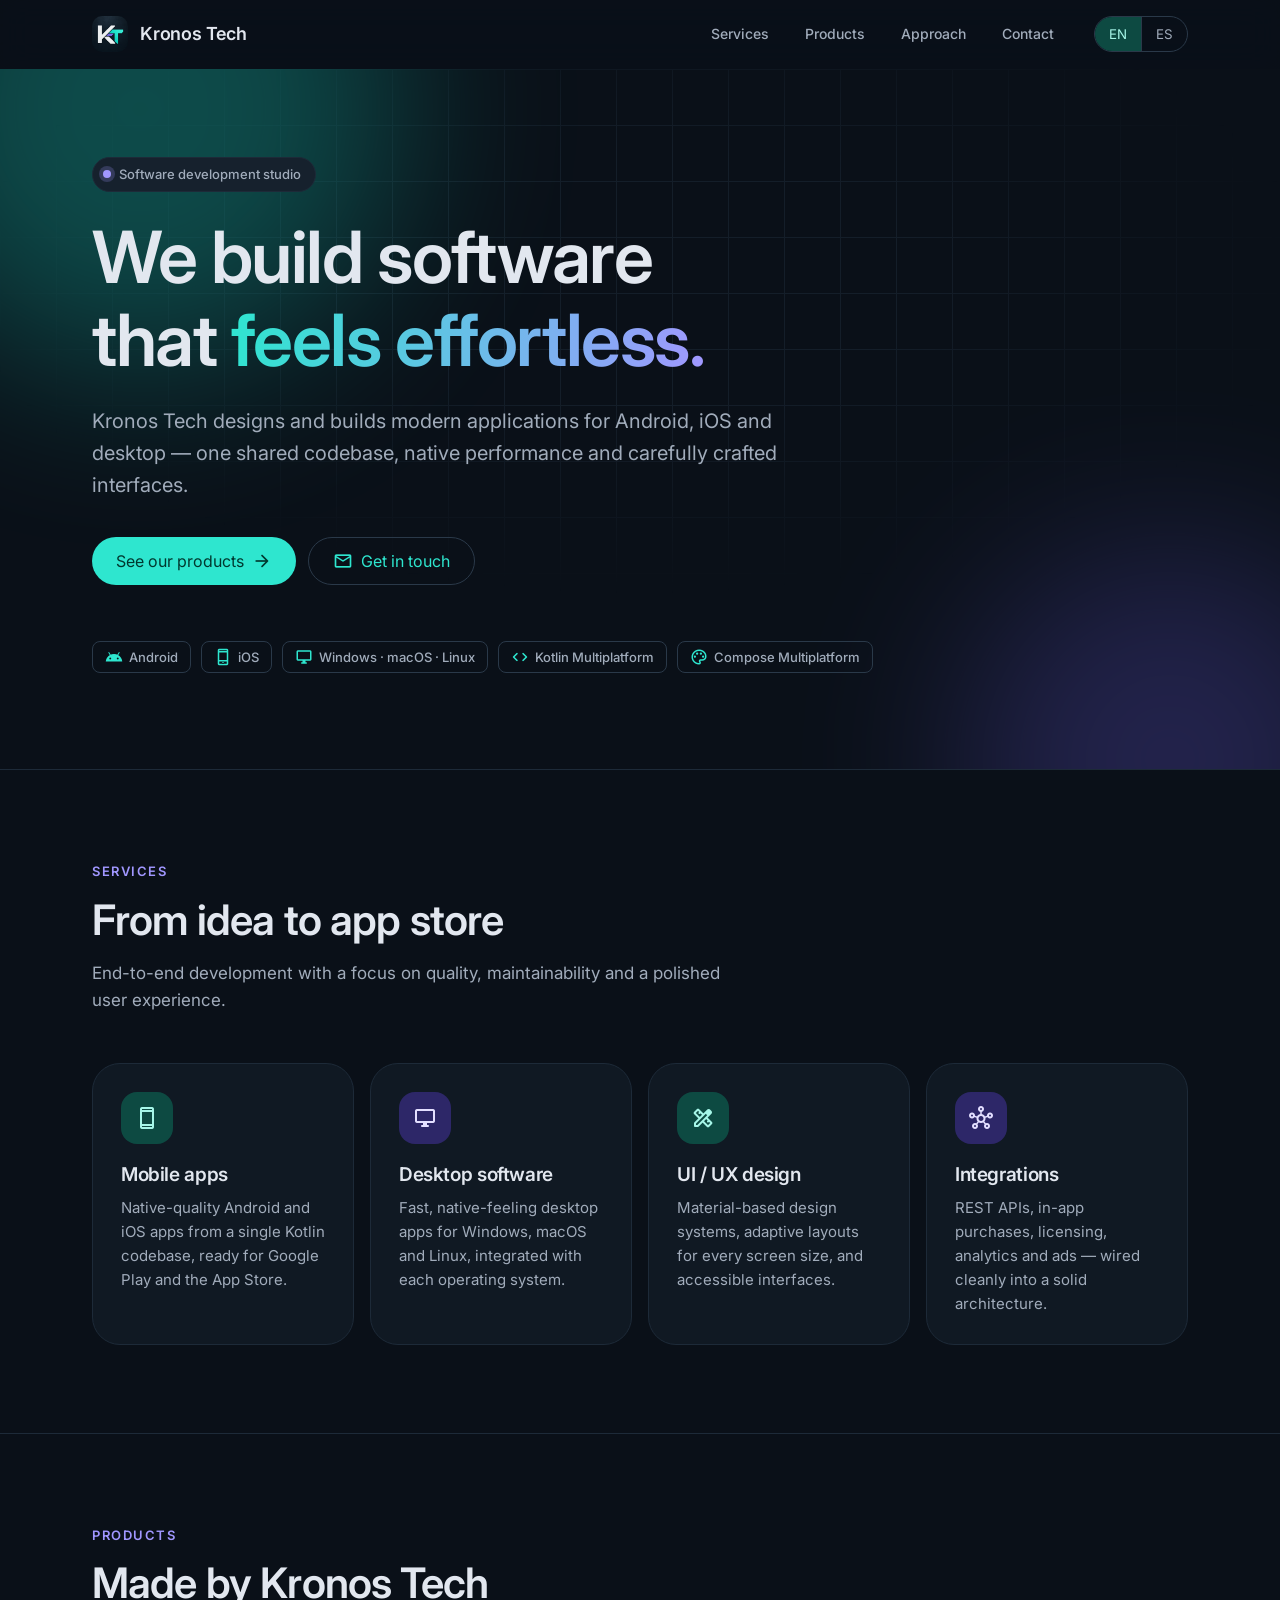
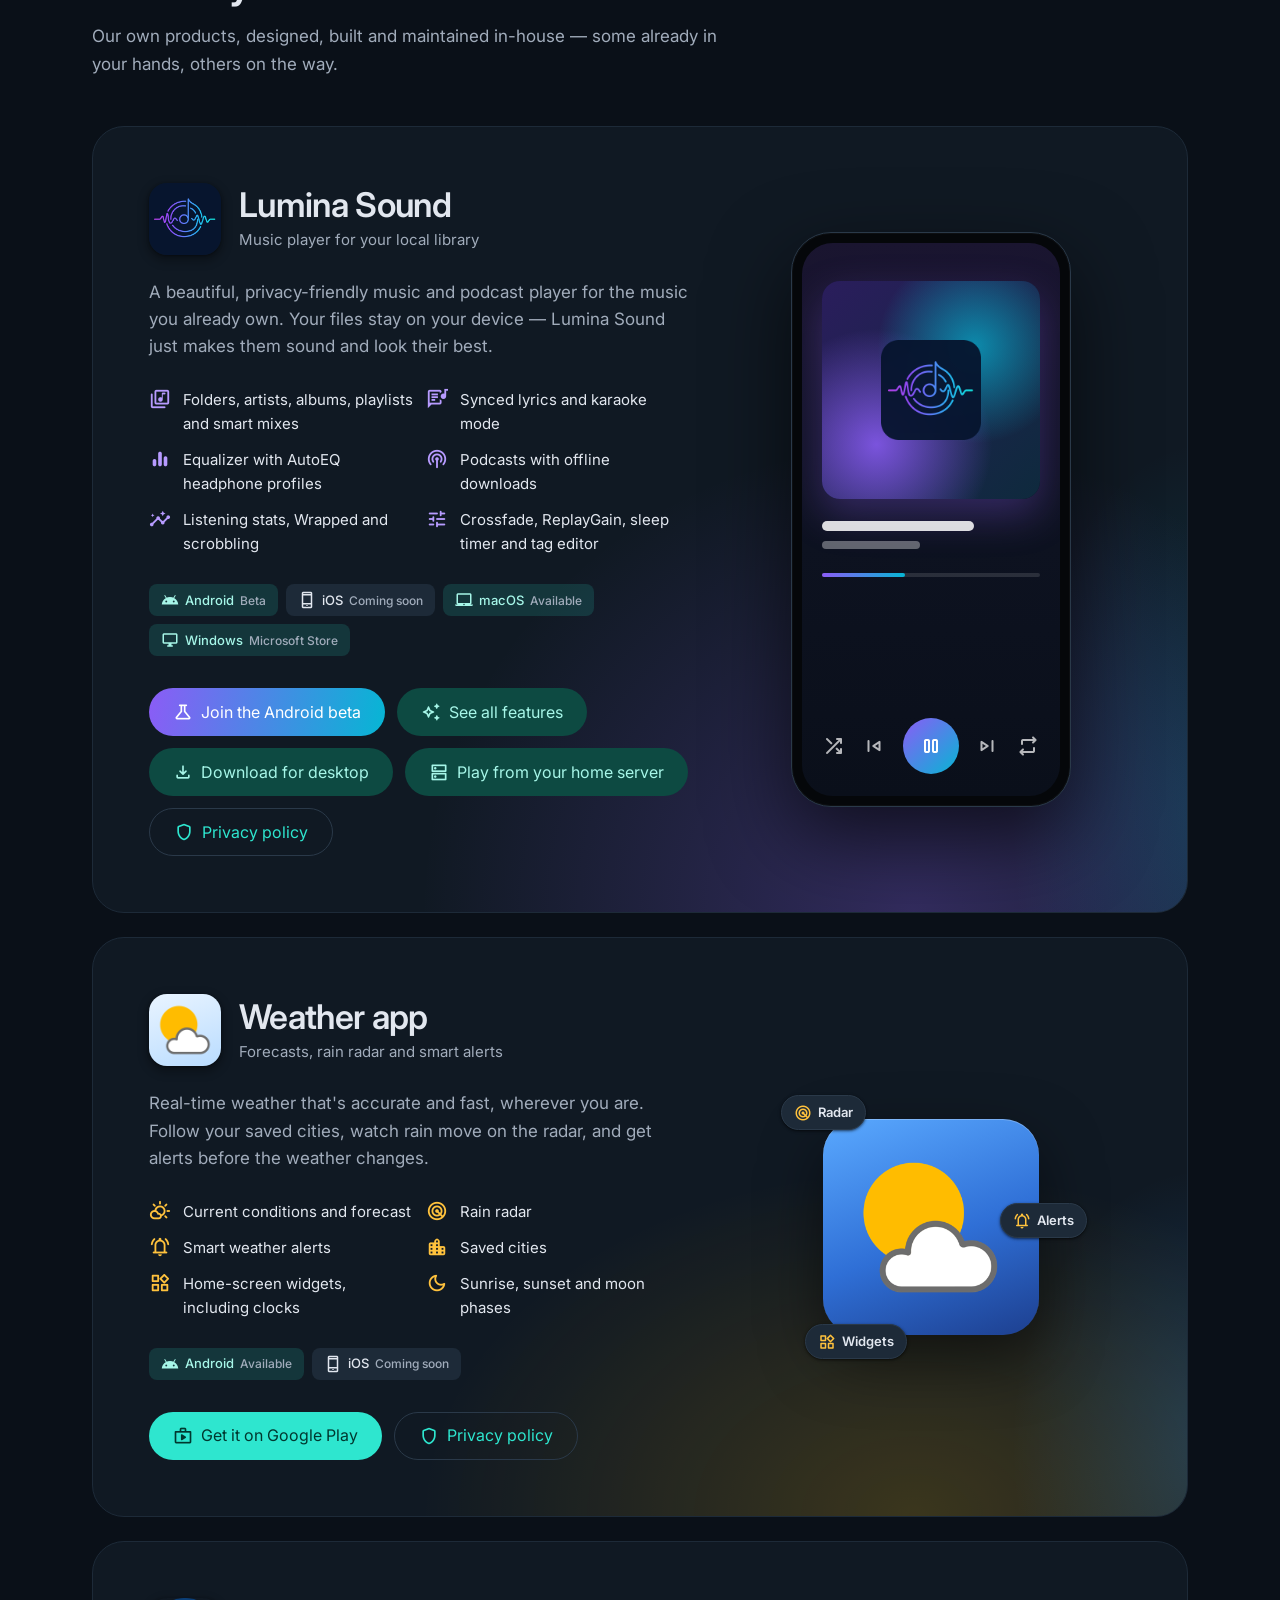
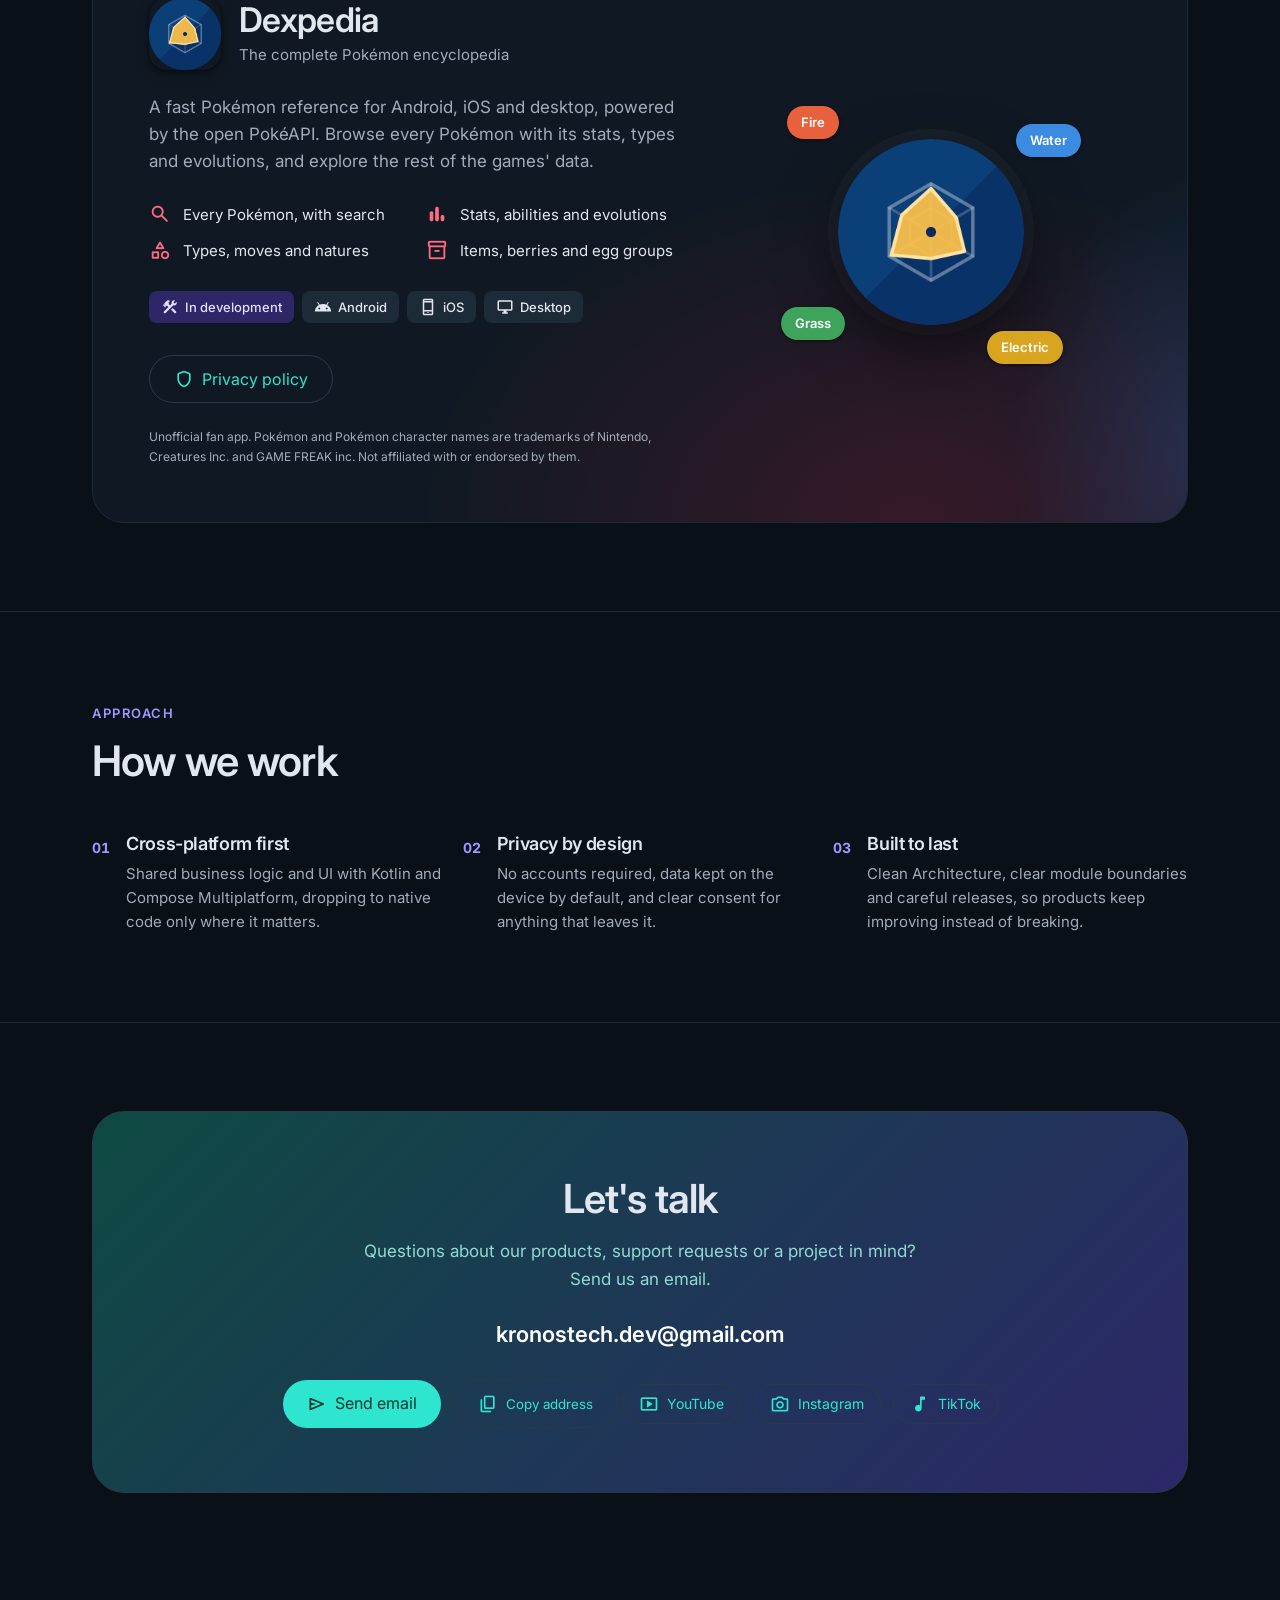
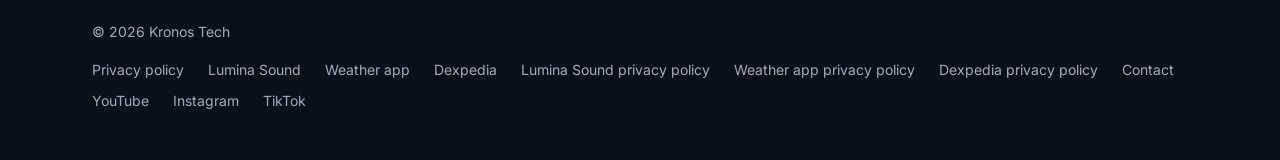
<file: index.html>
<!doctype html>
<html lang="en">
<head>
  <meta charset="utf-8">
  <meta name="viewport" content="width=device-width, initial-scale=1">
  <link rel="canonical" href="https://kronos1993.github.io/">
  <title>Kronos Tech — Software Development</title>
  <meta name="title-en" content="Kronos Tech — Software Development">
  <meta name="title-es" content="Kronos Tech — Desarrollo de software">
  <meta name="description" content="Kronos Tech builds modern, cross-platform software for Android, iOS and desktop. Makers of Lumina Sound, Weather app and Dexpedia.">
  <meta name="theme-color" content="#0a1018">
  <meta property="og:title" content="Kronos Tech">
  <meta property="og:description" content="Modern, cross-platform software for Android, iOS and desktop. Makers of Lumina Sound, Weather app and Dexpedia.">
  <meta property="og:type" content="website">
  <meta property="og:url" content="https://kronos1993.github.io/">
  <link rel="icon" href="assets/logo.png" type="image/png">
  <link rel="apple-touch-icon" href="assets/logo.png">
  <meta property="og:image" content="https://kronos1993.github.io/assets/logo.png">
  <link rel="preconnect" href="https://fonts.googleapis.com">
  <link rel="preconnect" href="https://fonts.gstatic.com" crossorigin>
  <link rel="stylesheet" href="https://fonts.googleapis.com/css2?family=Inter:wght@400;500;600;700&display=swap">
  <link rel="stylesheet" href="https://fonts.googleapis.com/css2?family=Material+Symbols+Rounded:opsz,wght,FILL,GRAD@24,400,0,0&display=block">
  <link rel="stylesheet" href="assets/styles.css?v=4">
</head>
<body>
  <header class="topbar">
    <div class="container">
      <a class="brand" href="#top" aria-label="Kronos Tech">
        <img src="assets/logo.png" alt="" width="36" height="36">
        Kronos Tech
      </a>
      <nav class="nav" aria-label="Main">
        <a href="#services"><span data-lang="en">Services</span><span data-lang="es">Servicios</span></a>
        <a href="#products"><span data-lang="en">Products</span><span data-lang="es">Productos</span></a>
        <a href="#approach"><span data-lang="en">Approach</span><span data-lang="es">Enfoque</span></a>
        <a href="#contact"><span data-lang="en">Contact</span><span data-lang="es">Contacto</span></a>
      </nav>
      <div class="segmented lang-toggle" role="group" aria-label="Language">
        <button type="button" data-set-lang="en" aria-pressed="true">EN</button>
        <button type="button" data-set-lang="es" aria-pressed="false">ES</button>
      </div>
    </div>
  </header>

  <main id="top">
    <section class="hero">
      <div class="glow glow-a"></div>
      <div class="glow glow-b"></div>
      <div class="container">
        <span class="eyebrow"><span class="dot"></span>
          <span data-lang="en">Software development studio</span>
          <span data-lang="es">Estudio de desarrollo de software</span>
        </span>
        <h1>
          <span data-lang="en">We build software that <span class="gradient-text">feels effortless.</span></span>
          <span data-lang="es">Creamos software que <span class="gradient-text">se siente natural.</span></span>
        </h1>
        <p class="lead">
          <span data-lang="en">Kronos Tech designs and builds modern applications for Android, iOS and desktop — one shared codebase, native performance and carefully crafted interfaces.</span>
          <span data-lang="es">Kronos Tech diseña y desarrolla aplicaciones modernas para Android, iOS y escritorio: un solo código compartido, rendimiento nativo e interfaces cuidadas al detalle.</span>
        </p>
        <div class="hero-actions">
          <a class="btn btn-filled" href="#products">
            <span data-lang="en">See our products</span><span data-lang="es">Ver productos</span>
            <span class="material-symbols-rounded" aria-hidden="true">arrow_forward</span>
          </a>
          <a class="btn btn-outlined" href="#contact">
            <span class="material-symbols-rounded" aria-hidden="true">mail</span>
            <span data-lang="en">Get in touch</span><span data-lang="es">Contáctanos</span>
          </a>
        </div>
        <div class="hero-meta">
          <span class="chip"><span class="material-symbols-rounded" aria-hidden="true">android</span>Android</span>
          <span class="chip"><span class="material-symbols-rounded" aria-hidden="true">phone_iphone</span>iOS</span>
          <span class="chip"><span class="material-symbols-rounded" aria-hidden="true">desktop_windows</span>Windows · macOS · Linux</span>
          <span class="chip"><span class="material-symbols-rounded" aria-hidden="true">code</span>Kotlin Multiplatform</span>
          <span class="chip"><span class="material-symbols-rounded" aria-hidden="true">palette</span>Compose Multiplatform</span>
        </div>
      </div>
    </section>

    <section class="block" id="services">
      <div class="container">
        <div class="section-head reveal">
          <span class="overline"><span data-lang="en">Services</span><span data-lang="es">Servicios</span></span>
          <h2><span data-lang="en">From idea to app store</span><span data-lang="es">De la idea a la tienda de apps</span></h2>
          <p>
            <span data-lang="en">End-to-end development with a focus on quality, maintainability and a polished user experience.</span>
            <span data-lang="es">Desarrollo de principio a fin, con foco en la calidad, la mantenibilidad y una experiencia de usuario pulida.</span>
          </p>
        </div>
        <div class="grid grid-4">
          <article class="card reveal">
            <div class="icon-badge"><span class="material-symbols-rounded" aria-hidden="true">smartphone</span></div>
            <h3><span data-lang="en">Mobile apps</span><span data-lang="es">Apps móviles</span></h3>
            <p>
              <span data-lang="en">Native-quality Android and iOS apps from a single Kotlin codebase, ready for Google Play and the App Store.</span>
              <span data-lang="es">Apps para Android e iOS con calidad nativa desde un único código Kotlin, listas para Google Play y la App Store.</span>
            </p>
          </article>
          <article class="card reveal">
            <div class="icon-badge alt"><span class="material-symbols-rounded" aria-hidden="true">desktop_windows</span></div>
            <h3><span data-lang="en">Desktop software</span><span data-lang="es">Software de escritorio</span></h3>
            <p>
              <span data-lang="en">Fast, native-feeling desktop apps for Windows, macOS and Linux, integrated with each operating system.</span>
              <span data-lang="es">Apps de escritorio rápidas para Windows, macOS y Linux, integradas con cada sistema operativo.</span>
            </p>
          </article>
          <article class="card reveal">
            <div class="icon-badge"><span class="material-symbols-rounded" aria-hidden="true">design_services</span></div>
            <h3><span data-lang="en">UI / UX design</span><span data-lang="es">Diseño UI / UX</span></h3>
            <p>
              <span data-lang="en">Material-based design systems, adaptive layouts for every screen size, and accessible interfaces.</span>
              <span data-lang="es">Sistemas de diseño basados en Material, diseños adaptativos para cualquier pantalla e interfaces accesibles.</span>
            </p>
          </article>
          <article class="card reveal">
            <div class="icon-badge alt"><span class="material-symbols-rounded" aria-hidden="true">hub</span></div>
            <h3><span data-lang="en">Integrations</span><span data-lang="es">Integraciones</span></h3>
            <p>
              <span data-lang="en">REST APIs, in-app purchases, licensing, analytics and ads — wired cleanly into a solid architecture.</span>
              <span data-lang="es">APIs REST, compras dentro de la app, licencias, analítica y anuncios, integrados de forma limpia en una arquitectura sólida.</span>
            </p>
          </article>
        </div>
      </div>
    </section>

    <section class="block" id="products">
      <div class="container">
        <div class="section-head reveal">
          <span class="overline"><span data-lang="en">Products</span><span data-lang="es">Productos</span></span>
          <h2><span data-lang="en">Made by Kronos Tech</span><span data-lang="es">Hecho por Kronos Tech</span></h2>
          <p>
            <span data-lang="en">Our own products, designed, built and maintained in-house — some already in your hands, others on the way.</span>
            <span data-lang="es">Nuestros propios productos, diseñados, desarrollados y mantenidos por nosotros: algunos ya disponibles y otros en camino.</span>
          </p>
        </div>

        <article class="product reveal" id="lumina-sound">
          <div>
            <div class="product-title">
              <img src="assets/lumina-sound-icon.png" alt="Lumina Sound icon" width="72" height="72">
              <div>
                <h3>Lumina Sound</h3>
                <span data-lang="en">Music player for your local library</span>
                <span data-lang="es">Reproductor de música para tu biblioteca local</span>
              </div>
            </div>
            <p class="desc">
              <span data-lang="en">A beautiful, privacy-friendly music and podcast player for the music you already own. Your files stay on your device — Lumina Sound just makes them sound and look their best.</span>
              <span data-lang="es">Un reproductor de música y podcasts, bonito y respetuoso con tu privacidad, para la música que ya tienes. Tus archivos se quedan en tu dispositivo: Lumina Sound solo hace que suenen y se vean lo mejor posible.</span>
            </p>
            <ul class="features">
              <li><span class="material-symbols-rounded" aria-hidden="true">library_music</span>
                <span><span data-lang="en">Folders, artists, albums, playlists and smart mixes</span><span data-lang="es">Carpetas, artistas, álbumes, listas y mixes inteligentes</span></span></li>
              <li><span class="material-symbols-rounded" aria-hidden="true">lyrics</span>
                <span><span data-lang="en">Synced lyrics and karaoke mode</span><span data-lang="es">Letras sincronizadas y modo karaoke</span></span></li>
              <li><span class="material-symbols-rounded" aria-hidden="true">equalizer</span>
                <span><span data-lang="en">Equalizer with AutoEQ headphone profiles</span><span data-lang="es">Ecualizador con perfiles AutoEQ para auriculares</span></span></li>
              <li><span class="material-symbols-rounded" aria-hidden="true">podcasts</span>
                <span><span data-lang="en">Podcasts with offline downloads</span><span data-lang="es">Podcasts con descargas sin conexión</span></span></li>
              <li><span class="material-symbols-rounded" aria-hidden="true">insights</span>
                <span><span data-lang="en">Listening stats, Wrapped and scrobbling</span><span data-lang="es">Estadísticas, resumen anual y scrobbling</span></span></li>
              <li><span class="material-symbols-rounded" aria-hidden="true">tune</span>
                <span><span data-lang="en">Crossfade, ReplayGain, sleep timer and tag editor</span><span data-lang="es">Crossfade, ReplayGain, temporizador y editor de etiquetas</span></span></li>
            </ul>
            <div class="platforms">
              <span class="platform live"><span class="material-symbols-rounded" aria-hidden="true">android</span>Android <small><span data-lang="en">Beta</span><span data-lang="es">Beta</span></small></span>
              <span class="platform"><span class="material-symbols-rounded" aria-hidden="true">phone_iphone</span>iOS <small><span data-lang="en">Coming soon</span><span data-lang="es">Próximamente</span></small></span>
              <span class="platform live"><span class="material-symbols-rounded" aria-hidden="true">laptop_mac</span>macOS <small><span data-lang="en">Available</span><span data-lang="es">Disponible</span></small></span>
              <span class="platform live"><span class="material-symbols-rounded" aria-hidden="true">desktop_windows</span>Windows <small>Microsoft Store</small></span>
            </div>
            <div class="product-actions">
              <a class="btn btn-lumina" href="https://groups.google.com/g/lumina_testers" target="_blank" rel="noopener">
                <span class="material-symbols-rounded" aria-hidden="true">science</span>
                <span data-lang="en">Join the Android beta</span><span data-lang="es">Únete a la beta de Android</span>
              </a>
              <a class="btn btn-tonal" href="lumina-sound/features/">
                <span class="material-symbols-rounded" aria-hidden="true">auto_awesome</span>
                <span data-lang="en">See all features</span><span data-lang="es">Ver todas las funciones</span>
              </a>
              <a class="btn btn-tonal" href="lumina-sound/">
                <span class="material-symbols-rounded" aria-hidden="true">download</span>
                <span data-lang="en">Download for desktop</span><span data-lang="es">Descargar para escritorio</span>
              </a>
              <a class="btn btn-tonal" href="lumina-sound/home-server/">
                <span class="material-symbols-rounded" aria-hidden="true">dns</span>
                <span data-lang="en">Play from your home server</span><span data-lang="es">Reproduce desde tu servidor</span>
              </a>
              <a class="btn btn-outlined" href="/lumina-sound-privacy/">
                <span class="material-symbols-rounded" aria-hidden="true">shield</span>
                <span data-lang="en">Privacy policy</span><span data-lang="es">Política de privacidad</span>
              </a>
            </div>
          </div>

          <div class="phone" aria-hidden="true">
            <div class="screen">
              <div class="art"><img src="assets/lumina-sound-icon.png" alt=""></div>
              <div class="meta">
                <div class="bar"></div>
                <div class="bar sub"></div>
              </div>
              <div class="progress"></div>
              <div class="eq">
                <span></span><span></span><span></span><span></span><span></span><span></span><span></span><span></span><span></span><span></span><span></span><span></span>
              </div>
              <div class="controls">
                <span class="material-symbols-rounded">shuffle</span>
                <span class="material-symbols-rounded">skip_previous</span>
                <span class="play"><span class="material-symbols-rounded">pause</span></span>
                <span class="material-symbols-rounded">skip_next</span>
                <span class="material-symbols-rounded">repeat</span>
              </div>
            </div>
          </div>
        </article>

        <article class="product product-wx reveal" id="weather-app">
          <div>
            <div class="product-title">
              <img class="icon-tile" src="assets/weather-icon.png" alt="Weather app icon" width="72" height="72">
              <div>
                <h3>Weather app</h3>
                <span data-lang="en">Forecasts, rain radar and smart alerts</span>
                <span data-lang="es">Pronósticos, radar de lluvia y alertas inteligentes</span>
              </div>
            </div>
            <p class="desc">
              <span data-lang="en">Real-time weather that's accurate and fast, wherever you are. Follow your saved cities, watch rain move on the radar, and get alerts before the weather changes.</span>
              <span data-lang="es">El tiempo en tiempo real, preciso y rápido, estés donde estés. Sigue tus ciudades guardadas, mira cómo avanza la lluvia en el radar y recibe avisos antes de que cambie el tiempo.</span>
            </p>
            <ul class="features">
              <li><span class="material-symbols-rounded" aria-hidden="true">partly_cloudy_day</span>
                <span><span data-lang="en">Current conditions and forecast</span><span data-lang="es">Condiciones actuales y pronóstico</span></span></li>
              <li><span class="material-symbols-rounded" aria-hidden="true">radar</span>
                <span><span data-lang="en">Rain radar</span><span data-lang="es">Radar de lluvia</span></span></li>
              <li><span class="material-symbols-rounded" aria-hidden="true">notifications_active</span>
                <span><span data-lang="en">Smart weather alerts</span><span data-lang="es">Alertas del tiempo inteligentes</span></span></li>
              <li><span class="material-symbols-rounded" aria-hidden="true">location_city</span>
                <span><span data-lang="en">Saved cities</span><span data-lang="es">Ciudades guardadas</span></span></li>
              <li><span class="material-symbols-rounded" aria-hidden="true">widgets</span>
                <span><span data-lang="en">Home-screen widgets, including clocks</span><span data-lang="es">Widgets de inicio, incluidos relojes</span></span></li>
              <li><span class="material-symbols-rounded" aria-hidden="true">dark_mode</span>
                <span><span data-lang="en">Sunrise, sunset and moon phases</span><span data-lang="es">Amanecer, atardecer y fases lunares</span></span></li>
            </ul>
            <div class="platforms">
              <span class="platform live"><span class="material-symbols-rounded" aria-hidden="true">android</span>Android <small><span data-lang="en">Available</span><span data-lang="es">Disponible</span></small></span>
              <span class="platform"><span class="material-symbols-rounded" aria-hidden="true">phone_iphone</span>iOS <small><span data-lang="en">Coming soon</span><span data-lang="es">Próximamente</span></small></span>
            </div>
            <div class="product-actions">
              <a class="btn btn-filled" href="https://play.google.com/store/apps/details?id=com.kronos.multiplatform.weatherapp" target="_blank" rel="noopener">
                <span class="material-symbols-rounded" aria-hidden="true">shop</span>
                <span data-lang="en">Get it on Google Play</span><span data-lang="es">Disponible en Google Play</span>
              </a>
              <a class="btn btn-outlined" href="weather-app/privacy/">
                <span class="material-symbols-rounded" aria-hidden="true">shield</span>
                <span data-lang="en">Privacy policy</span><span data-lang="es">Política de privacidad</span>
              </a>
            </div>
          </div>

          <div class="wx-visual" aria-hidden="true">
            <div class="sky">
              <img src="assets/weather-icon.png" alt="">
            </div>
            <span class="wx-chip c1"><span class="material-symbols-rounded">radar</span>Radar</span>
            <span class="wx-chip c2"><span class="material-symbols-rounded">notifications_active</span><span data-lang="en">Alerts</span><span data-lang="es">Alertas</span></span>
            <span class="wx-chip c3"><span class="material-symbols-rounded">widgets</span>Widgets</span>
          </div>
        </article>

        <article class="product product-dex reveal" id="dexpedia">
          <div>
            <div class="product-title">
              <img src="assets/dexpedia-icon.png" alt="Dexpedia icon" width="72" height="72">
              <div>
                <h3>Dexpedia</h3>
                <span data-lang="en">The complete Pokémon encyclopedia</span>
                <span data-lang="es">La enciclopedia Pokémon completa</span>
              </div>
            </div>
            <p class="desc">
              <span data-lang="en">A fast Pokémon reference for Android, iOS and desktop, powered by the open PokéAPI. Browse every Pokémon with its stats, types and evolutions, and explore the rest of the games' data.</span>
              <span data-lang="es">Una guía Pokémon rápida para Android, iOS y escritorio, con datos de la PokéAPI abierta. Consulta cada Pokémon con sus estadísticas, tipos y evoluciones, y explora el resto de datos de los juegos.</span>
            </p>
            <ul class="features">
              <li><span class="material-symbols-rounded" aria-hidden="true">search</span>
                <span><span data-lang="en">Every Pokémon, with search</span><span data-lang="es">Todos los Pokémon, con búsqueda</span></span></li>
              <li><span class="material-symbols-rounded" aria-hidden="true">bar_chart</span>
                <span><span data-lang="en">Stats, abilities and evolutions</span><span data-lang="es">Estadísticas, habilidades y evoluciones</span></span></li>
              <li><span class="material-symbols-rounded" aria-hidden="true">category</span>
                <span><span data-lang="en">Types, moves and natures</span><span data-lang="es">Tipos, movimientos y naturalezas</span></span></li>
              <li><span class="material-symbols-rounded" aria-hidden="true">inventory_2</span>
                <span><span data-lang="en">Items, berries and egg groups</span><span data-lang="es">Objetos, bayas y grupos huevo</span></span></li>
            </ul>
            <div class="platforms">
              <span class="platform dev"><span class="material-symbols-rounded" aria-hidden="true">construction</span><span data-lang="en">In development</span><span data-lang="es">En desarrollo</span></span>
              <span class="platform"><span class="material-symbols-rounded" aria-hidden="true">android</span>Android</span>
              <span class="platform"><span class="material-symbols-rounded" aria-hidden="true">phone_iphone</span>iOS</span>
              <span class="platform"><span class="material-symbols-rounded" aria-hidden="true">desktop_windows</span>Desktop</span>
            </div>
            <div class="product-actions">
              <a class="btn btn-outlined" href="dexpedia/privacy/">
                <span class="material-symbols-rounded" aria-hidden="true">shield</span>
                <span data-lang="en">Privacy policy</span><span data-lang="es">Política de privacidad</span>
              </a>
            </div>
            <p class="disclaimer">
              <span data-lang="en">Unofficial fan app. Pokémon and Pokémon character names are trademarks of Nintendo, Creatures Inc. and GAME FREAK inc. Not affiliated with or endorsed by them.</span>
              <span data-lang="es">App no oficial creada por fans. Pokémon y los nombres de sus personajes son marcas de Nintendo, Creatures Inc. y GAME FREAK inc. Sin afiliación ni respaldo de su parte.</span>
            </p>
          </div>

          <div class="dex-visual" aria-hidden="true">
            <img src="assets/dexpedia-icon.png" alt="">
            <span class="type t-fire">Fire</span>
            <span class="type t-water">Water</span>
            <span class="type t-grass">Grass</span>
            <span class="type t-electric">Electric</span>
          </div>
        </article>
      </div>
    </section>

    <section class="block" id="approach">
      <div class="container">
        <div class="section-head reveal">
          <span class="overline"><span data-lang="en">Approach</span><span data-lang="es">Enfoque</span></span>
          <h2><span data-lang="en">How we work</span><span data-lang="es">Cómo trabajamos</span></h2>
        </div>
        <div class="grid grid-3">
          <div class="principle reveal">
            <span class="num">01</span>
            <div>
              <h3><span data-lang="en">Cross-platform first</span><span data-lang="es">Multiplataforma desde el inicio</span></h3>
              <p>
                <span data-lang="en">Shared business logic and UI with Kotlin and Compose Multiplatform, dropping to native code only where it matters.</span>
                <span data-lang="es">Lógica de negocio e interfaz compartidas con Kotlin y Compose Multiplatform, con código nativo solo donde aporta.</span>
              </p>
            </div>
          </div>
          <div class="principle reveal">
            <span class="num">02</span>
            <div>
              <h3><span data-lang="en">Privacy by design</span><span data-lang="es">Privacidad desde el diseño</span></h3>
              <p>
                <span data-lang="en">No accounts required, data kept on the device by default, and clear consent for anything that leaves it.</span>
                <span data-lang="es">Sin cuentas obligatorias, los datos se quedan en el dispositivo por defecto, y consentimiento claro para todo lo que salga de él.</span>
              </p>
            </div>
          </div>
          <div class="principle reveal">
            <span class="num">03</span>
            <div>
              <h3><span data-lang="en">Built to last</span><span data-lang="es">Hecho para durar</span></h3>
              <p>
                <span data-lang="en">Clean Architecture, clear module boundaries and careful releases, so products keep improving instead of breaking.</span>
                <span data-lang="es">Clean Architecture, límites claros entre módulos y publicaciones cuidadosas, para que los productos mejoren en lugar de romperse.</span>
              </p>
            </div>
          </div>
        </div>
      </div>
    </section>

    <section class="block" id="contact">
      <div class="container">
        <div class="contact reveal">
          <h2><span data-lang="en">Let's talk</span><span data-lang="es">Hablemos</span></h2>
          <p>
            <span data-lang="en">Questions about our products, support requests or a project in mind? Send us an email.</span>
            <span data-lang="es">¿Preguntas sobre nuestros productos, soporte o un proyecto en mente? Escríbenos.</span>
          </p>
          <span class="email-address">kronostech.dev@gmail.com</span>
          <div class="email">
            <a class="btn btn-filled" href="mailto:kronostech.dev@gmail.com">
              <span class="material-symbols-rounded" aria-hidden="true">send</span>
              <span data-lang="en">Send email</span><span data-lang="es">Enviar correo</span>
            </a>
            <button class="btn btn-outlined" type="button" data-copy="kronostech.dev@gmail.com">
              <span class="material-symbols-rounded" aria-hidden="true">content_copy</span>
              <span data-lang="en">Copy address</span><span data-lang="es">Copiar dirección</span>
            </button>
          </div>
          <div class="email">
            <a class="btn btn-outlined btn-small" href="https://www.youtube.com/@kronostechdev" target="_blank" rel="noopener">
              <span class="material-symbols-rounded" aria-hidden="true">smart_display</span>YouTube
            </a>
            <a class="btn btn-outlined btn-small" href="https://www.instagram.com/kronostechdev/" target="_blank" rel="noopener">
              <span class="material-symbols-rounded" aria-hidden="true">photo_camera</span>Instagram
            </a>
            <a class="btn btn-outlined btn-small" href="https://www.tiktok.com/@kronostechdev" target="_blank" rel="noopener">
              <span class="material-symbols-rounded" aria-hidden="true">music_note</span>TikTok
            </a>
          </div>
        </div>
      </div>
    </section>
  </main>

  <footer>
    <div class="container">
      <span>© <span data-year>2026</span> Kronos Tech</span>
      <nav aria-label="Footer">
        <a href="privacy/"><span data-lang="en">Privacy policy</span><span data-lang="es">Política de privacidad</span></a>
        <a href="#lumina-sound">Lumina Sound</a>
        <a href="#weather-app">Weather app</a>
        <a href="#dexpedia">Dexpedia</a>
        <a href="/lumina-sound-privacy/"><span data-lang="en">Lumina Sound privacy policy</span><span data-lang="es">Privacidad de Lumina Sound</span></a>
        <a href="weather-app/privacy/"><span data-lang="en">Weather app privacy policy</span><span data-lang="es">Privacidad de Weather app</span></a>
        <a href="dexpedia/privacy/"><span data-lang="en">Dexpedia privacy policy</span><span data-lang="es">Privacidad de Dexpedia</span></a>
        <a href="mailto:kronostech.dev@gmail.com"><span data-lang="en">Contact</span><span data-lang="es">Contacto</span></a>
        <a href="https://www.youtube.com/@kronostechdev" target="_blank" rel="noopener">YouTube</a>
        <a href="https://www.instagram.com/kronostechdev/" target="_blank" rel="noopener">Instagram</a>
        <a href="https://www.tiktok.com/@kronostechdev" target="_blank" rel="noopener">TikTok</a>
      </nav>
    </div>
  </footer>

  <div class="snackbar" role="status" aria-live="polite">
    <span data-lang="en">Email address copied</span><span data-lang="es">Dirección copiada</span>
  </div>

  <script src="assets/site.js?v=4"></script>
</body>
</html>
</file>
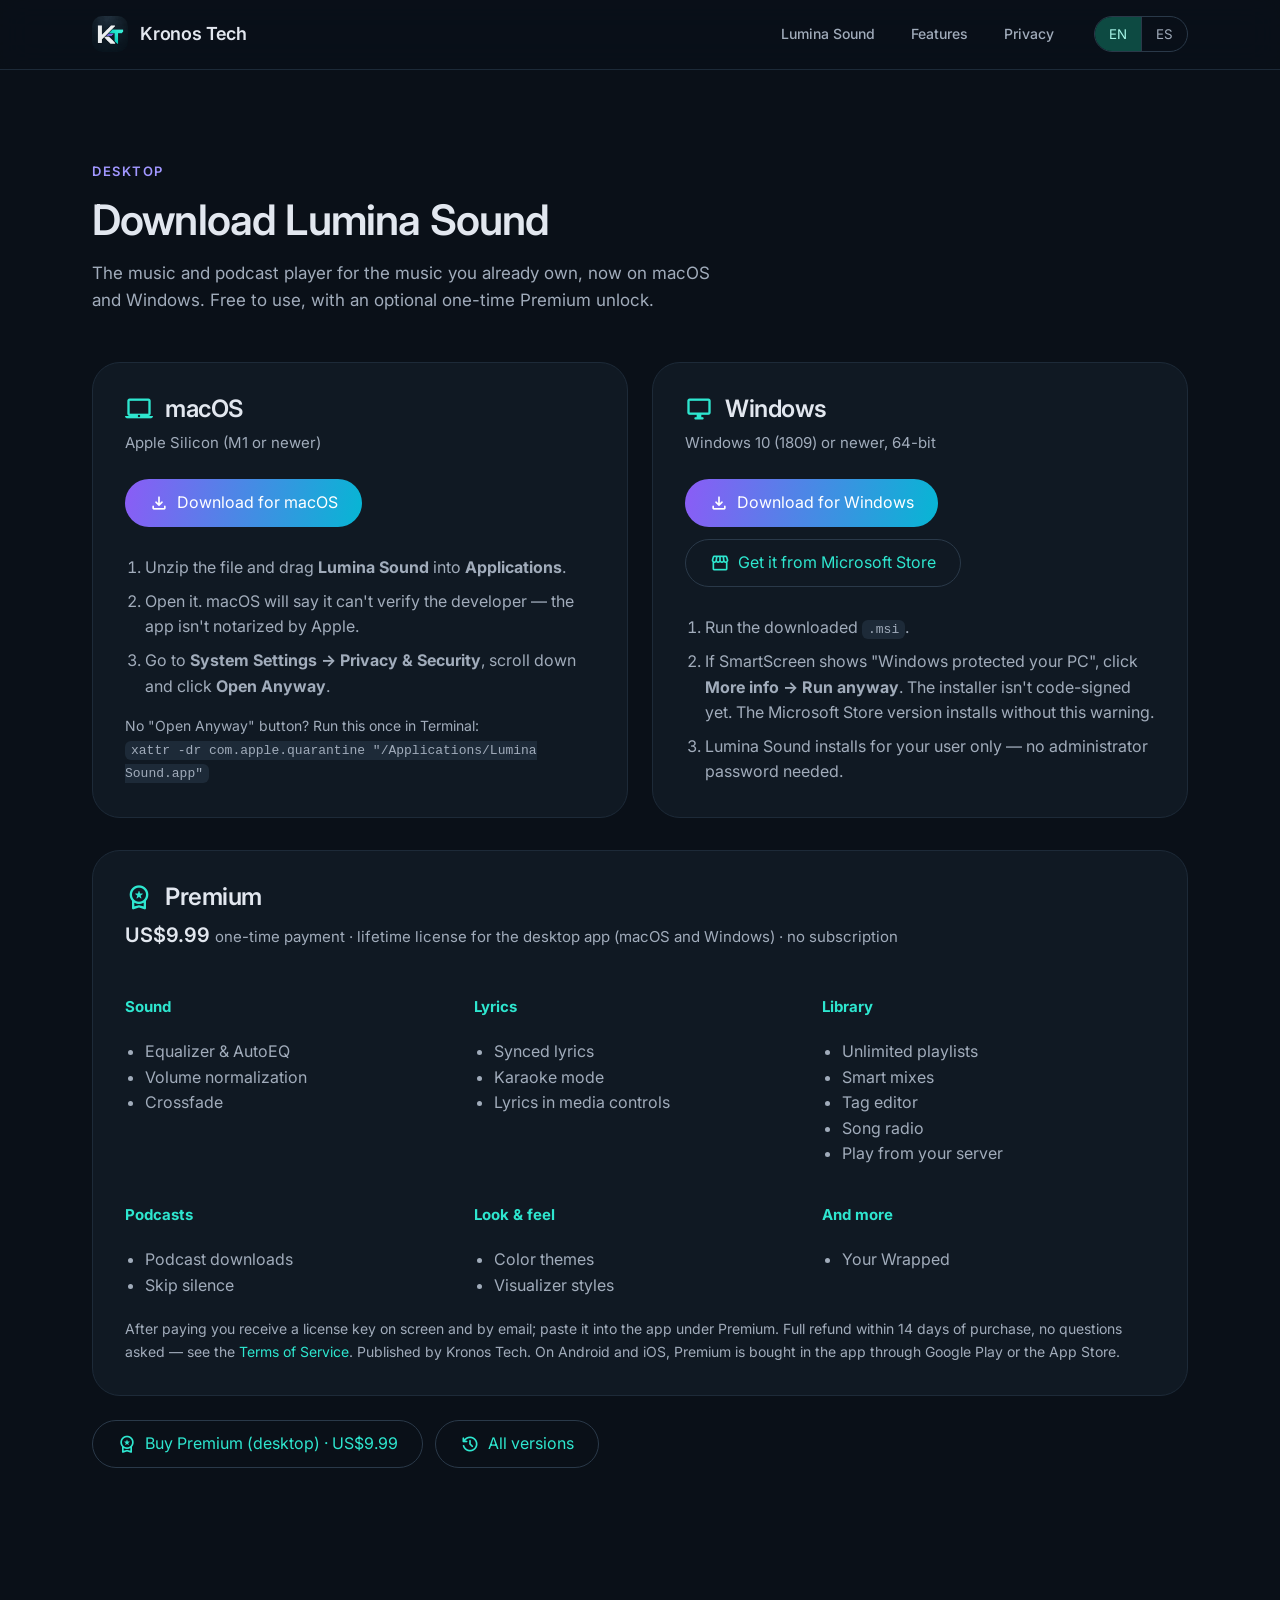
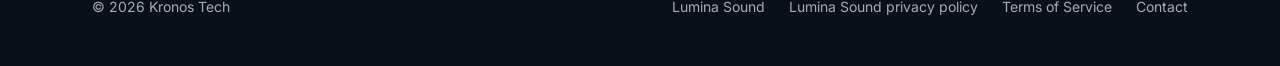
<file: lumina-sound/index.html>
<!doctype html>
<html lang="en">
<head>
  <meta charset="utf-8">
  <meta name="viewport" content="width=device-width, initial-scale=1">
  <link rel="canonical" href="https://kronos1993.github.io/lumina-sound/">
  <title>Download Lumina Sound — Kronos Tech</title>
  <meta name="title-en" content="Download Lumina Sound — Kronos Tech">
  <meta name="title-es" content="Descargar Lumina Sound — Kronos Tech">
  <meta name="description" content="Download Lumina Sound for macOS and Windows: a music and podcast player for your local library.">
  <meta name="theme-color" content="#0a1018">
  <meta property="og:title" content="Download Lumina Sound">
  <meta property="og:description" content="Music and podcast player for your local library — macOS and Windows.">
  <meta property="og:type" content="website">
  <meta property="og:url" content="https://kronos1993.github.io/lumina-sound/">
  <meta property="og:image" content="https://kronos1993.github.io/assets/lumina-sound-icon.png">
  <link rel="icon" href="../assets/lumina-sound-icon.png" type="image/png">
  <link rel="preconnect" href="https://fonts.googleapis.com">
  <link rel="preconnect" href="https://fonts.gstatic.com" crossorigin>
  <link rel="stylesheet" href="https://fonts.googleapis.com/css2?family=Inter:wght@400;500;600;700&display=swap">
  <link rel="stylesheet" href="https://fonts.googleapis.com/css2?family=Material+Symbols+Rounded:opsz,wght,FILL,GRAD@24,400,0,0&display=block">
  <link rel="stylesheet" href="../assets/styles.css?v=4">
  <style>
    .downloads { display: grid; gap: 24px; }
    @media (min-width: 860px) { .downloads { grid-template-columns: 1fr 1fr; } }
    .download { background: var(--surface); border: 1px solid var(--outline-variant); border-radius: var(--radius-l); padding: 32px; }
    .download h3 { display: flex; align-items: center; gap: 12px; font-size: 24px; }
    .download h3 .material-symbols-rounded { font-size: 28px; color: var(--primary); }
    .download .req { margin-top: 8px; color: var(--on-surface-variant); font-size: 15px; }
    .download .product-actions { margin-top: 24px; }
    .download ol { margin: 28px 0 0; padding-left: 20px; color: var(--on-surface-variant); }
    .download li + li { margin-top: 8px; }
    .download code { font-size: 13px; background: var(--surface-highest); padding: 2px 6px; border-radius: 6px; overflow-wrap: anywhere; }
    .download .note { margin-top: 16px; font-size: 14px; color: var(--on-surface-variant); }
    .premium { margin-top: 24px; }
    .premium-card { margin-top: 32px; background: var(--surface); border: 1px solid var(--outline-variant); border-radius: var(--radius-l); padding: 32px; }
    .premium-card h3 { display: flex; align-items: center; gap: 12px; font-size: 24px; }
    .premium-card h3 .material-symbols-rounded { font-size: 28px; color: var(--primary); }
    .premium-card .price { margin-top: 8px; font-size: 20px; font-weight: 600; }
    .premium-card .price small { font-size: 15px; font-weight: 400; color: var(--on-surface-variant); }
    .premium-card .benefits { display: grid; gap: 16px; margin-top: 24px; }
    @media (min-width: 860px) { .premium-card .benefits { grid-template-columns: repeat(3, 1fr); } }
    .premium-card .benefits h4 { font-size: 15px; color: var(--primary); }
    .premium-card .benefits ul { margin: 6px 0 0; padding-left: 20px; color: var(--on-surface-variant); }
    .premium-card .note { margin-top: 20px; font-size: 14px; color: var(--on-surface-variant); }
  </style>
</head>
<body>
  <header class="topbar">
    <div class="container">
      <a class="brand" href="../" aria-label="Kronos Tech">
        <img src="../assets/logo.png" alt="" width="36" height="36">
        Kronos Tech
      </a>
      <nav class="nav" aria-label="Main">
        <a href="../#lumina-sound">Lumina Sound</a>
        <a href="features/"><span data-lang="en">Features</span><span data-lang="es">Funciones</span></a>
        <a href="/lumina-sound-privacy/"><span data-lang="en">Privacy</span><span data-lang="es">Privacidad</span></a>
      </nav>
      <div class="segmented lang-toggle" role="group" aria-label="Language">
        <button type="button" data-set-lang="en" aria-pressed="true">EN</button>
        <button type="button" data-set-lang="es" aria-pressed="false">ES</button>
      </div>
    </div>
  </header>

  <main>
    <section class="block">
      <div class="container">
        <div class="section-head">
          <span class="overline"><span data-lang="en">Desktop</span><span data-lang="es">Escritorio</span></span>
          <h2><span data-lang="en">Download Lumina Sound</span><span data-lang="es">Descargar Lumina Sound</span></h2>
          <p>
            <span data-lang="en">The music and podcast player for the music you already own, now on macOS and Windows. Free to use, with an optional one-time Premium unlock.</span>
            <span data-lang="es">El reproductor de música y podcasts para la música que ya tienes, ahora en macOS y Windows. Gratis, con un desbloqueo Premium opcional de pago único.</span>
          </p>
        </div>

        <div class="downloads">
          <article class="download" id="macos">
            <h3><span class="material-symbols-rounded" aria-hidden="true">laptop_mac</span>macOS</h3>
            <p class="req"><span data-lang="en">Apple Silicon (M1 or newer)</span><span data-lang="es">Apple Silicon (M1 o posterior)</span></p>
            <div class="product-actions">
              <a class="btn btn-lumina" href="https://github.com/Kronos1993/lumina-sound-releases/releases/latest/download/Lumina-Sound-macOS-arm64.zip">
                <span class="material-symbols-rounded" aria-hidden="true">download</span>
                <span data-lang="en">Download for macOS</span><span data-lang="es">Descargar para macOS</span>
              </a>
            </div>
            <ol>
              <li><span data-lang="en">Unzip the file and drag <strong>Lumina Sound</strong> into <strong>Applications</strong>.</span><span data-lang="es">Descomprime el archivo y arrastra <strong>Lumina Sound</strong> a <strong>Aplicaciones</strong>.</span></li>
              <li><span data-lang="en">Open it. macOS will say it can't verify the developer — the app isn't notarized by Apple.</span><span data-lang="es">Ábrela. macOS dirá que no puede verificar al desarrollador: la app no está notarizada por Apple.</span></li>
              <li><span data-lang="en">Go to <strong>System Settings → Privacy &amp; Security</strong>, scroll down and click <strong>Open Anyway</strong>.</span><span data-lang="es">Ve a <strong>Ajustes del Sistema → Privacidad y seguridad</strong>, baja y pulsa <strong>Abrir igualmente</strong>.</span></li>
            </ol>
            <p class="note">
              <span data-lang="en">No "Open Anyway" button? Run this once in Terminal:</span>
              <span data-lang="es">¿No aparece "Abrir igualmente"? Ejecuta esto una vez en Terminal:</span>
              <br><code>xattr -dr com.apple.quarantine "/Applications/Lumina Sound.app"</code>
            </p>
          </article>

          <article class="download" id="windows">
            <h3><span class="material-symbols-rounded" aria-hidden="true">desktop_windows</span>Windows</h3>
            <p class="req"><span data-lang="en">Windows 10 (1809) or newer, 64-bit</span><span data-lang="es">Windows 10 (1809) o posterior, 64 bits</span></p>
            <div class="product-actions">
              <a class="btn btn-lumina" href="https://github.com/Kronos1993/lumina-sound-releases/releases/latest/download/Lumina-Sound-Windows-x64.msi">
                <span class="material-symbols-rounded" aria-hidden="true">download</span>
                <span data-lang="en">Download for Windows</span><span data-lang="es">Descargar para Windows</span>
              </a>
              <a class="btn btn-outlined" href="https://apps.microsoft.com/store/detail/9NFCFKT1JL7F?cid=DevShareMCLPCS" target="_blank" rel="noopener">
                <span class="material-symbols-rounded" aria-hidden="true">storefront</span>
                <span data-lang="en">Get it from Microsoft Store</span><span data-lang="es">Obtener en Microsoft Store</span>
              </a>
            </div>
            <ol>
              <li><span data-lang="en">Run the downloaded <code>.msi</code>.</span><span data-lang="es">Ejecuta el <code>.msi</code> descargado.</span></li>
              <li><span data-lang="en">If SmartScreen shows "Windows protected your PC", click <strong>More info → Run anyway</strong>. The installer isn't code-signed yet. The Microsoft Store version installs without this warning.</span><span data-lang="es">Si SmartScreen muestra "Windows protegió su PC", pulsa <strong>Más información → Ejecutar de todas formas</strong>. El instalador aún no está firmado. La versión de Microsoft Store se instala sin este aviso.</span></li>
              <li><span data-lang="en">Lumina Sound installs for your user only — no administrator password needed.</span><span data-lang="es">Lumina Sound se instala solo para tu usuario: no hace falta contraseña de administrador.</span></li>
            </ol>
          </article>
        </div>

        <article class="premium-card" id="premium">
          <h3><span class="material-symbols-rounded" aria-hidden="true">workspace_premium</span>Premium</h3>
          <p class="price">US$9.99 <small><span data-lang="en">one-time payment · lifetime license for the desktop app (macOS and Windows) · no subscription</span><span data-lang="es">pago único · licencia de por vida para la app de escritorio (macOS y Windows) · sin suscripción</span></small></p>
          <div class="benefits">
            <div>
              <h4><span data-lang="en">Sound</span><span data-lang="es">Sonido</span></h4>
              <ul>
                <li><span data-lang="en">Equalizer &amp; AutoEQ</span><span data-lang="es">Ecualizador y AutoEQ</span></li>
                <li><span data-lang="en">Volume normalization</span><span data-lang="es">Normalización de volumen</span></li>
                <li><span data-lang="en">Crossfade</span><span data-lang="es">Fundido entre canciones</span></li>
              </ul>
            </div>
            <div>
              <h4><span data-lang="en">Lyrics</span><span data-lang="es">Letras</span></h4>
              <ul>
                <li><span data-lang="en">Synced lyrics</span><span data-lang="es">Letras sincronizadas</span></li>
                <li><span data-lang="en">Karaoke mode</span><span data-lang="es">Modo karaoke</span></li>
                <li><span data-lang="en">Lyrics in media controls</span><span data-lang="es">Letras en los controles multimedia</span></li>
              </ul>
            </div>
            <div>
              <h4><span data-lang="en">Library</span><span data-lang="es">Biblioteca</span></h4>
              <ul>
                <li><span data-lang="en">Unlimited playlists</span><span data-lang="es">Listas ilimitadas</span></li>
                <li><span data-lang="en">Smart mixes</span><span data-lang="es">Mixes inteligentes</span></li>
                <li><span data-lang="en">Tag editor</span><span data-lang="es">Editor de etiquetas</span></li>
                <li><span data-lang="en">Song radio</span><span data-lang="es">Radio de canción</span></li>
                <li><span data-lang="en">Play from your server</span><span data-lang="es">Reproduce desde tu servidor</span></li>
              </ul>
            </div>
            <div>
              <h4>Podcasts</h4>
              <ul>
                <li><span data-lang="en">Podcast downloads</span><span data-lang="es">Descargas de podcasts</span></li>
                <li><span data-lang="en">Skip silence</span><span data-lang="es">Saltar silencios</span></li>
              </ul>
            </div>
            <div>
              <h4><span data-lang="en">Look &amp; feel</span><span data-lang="es">Apariencia</span></h4>
              <ul>
                <li><span data-lang="en">Color themes</span><span data-lang="es">Temas de color</span></li>
                <li><span data-lang="en">Visualizer styles</span><span data-lang="es">Estilos de visualizador</span></li>
              </ul>
            </div>
            <div>
              <h4><span data-lang="en">And more</span><span data-lang="es">Y además</span></h4>
              <ul>
                <li><span data-lang="en">Your Wrapped</span><span data-lang="es">Tu Wrapped</span></li>
              </ul>
            </div>
          </div>
          <p class="note">
            <span data-lang="en">After paying you receive a license key on screen and by email; paste it into the app under Premium. Full refund within 14 days of purchase, no questions asked — see the <a href="terms/">Terms of Service</a>. Published by Kronos Tech. On Android and iOS, Premium is bought in the app through Google Play or the App Store.</span>
            <span data-lang="es">Al pagar recibes una clave de licencia en pantalla y por correo; pégala en la app, en Premium. Reembolso completo dentro de los 14 días posteriores a la compra, sin preguntas: consulta los <a href="terms/">Términos del Servicio</a>. Publicado por Kronos Tech. En Android e iOS, Premium se compra dentro de la app a través de Google Play o App Store.</span>
          </p>
        </article>

        <div class="product-actions premium">
          <a class="btn btn-outlined" href="https://kronostech.lemonsqueezy.com/checkout/buy/9f69d6a1-1f38-4188-a94d-49a0b48d95c1" target="_blank" rel="noopener">
            <span class="material-symbols-rounded" aria-hidden="true">workspace_premium</span>
            <span data-lang="en">Buy Premium (desktop) · US$9.99</span><span data-lang="es">Comprar Premium (escritorio) · US$9,99</span>
          </a>
          <a class="btn btn-outlined" href="https://github.com/Kronos1993/lumina-sound-releases/releases" target="_blank" rel="noopener">
            <span class="material-symbols-rounded" aria-hidden="true">history</span>
            <span data-lang="en">All versions</span><span data-lang="es">Todas las versiones</span>
          </a>
        </div>
      </div>
    </section>
  </main>

  <footer>
    <div class="container">
      <span>© <span data-year>2026</span> Kronos Tech</span>
      <nav aria-label="Footer">
        <a href="../#lumina-sound">Lumina Sound</a>
        <a href="/lumina-sound-privacy/"><span data-lang="en">Lumina Sound privacy policy</span><span data-lang="es">Privacidad de Lumina Sound</span></a>
        <a href="/lumina-sound/terms/"><span data-lang="en">Terms of Service</span><span data-lang="es">Términos del Servicio</span></a>
        <a href="mailto:kronostech.dev@gmail.com"><span data-lang="en">Contact</span><span data-lang="es">Contacto</span></a>
      </nav>
    </div>
  </footer>

  <script src="../assets/site.js?v=4"></script>
</body>
</html>
</file>
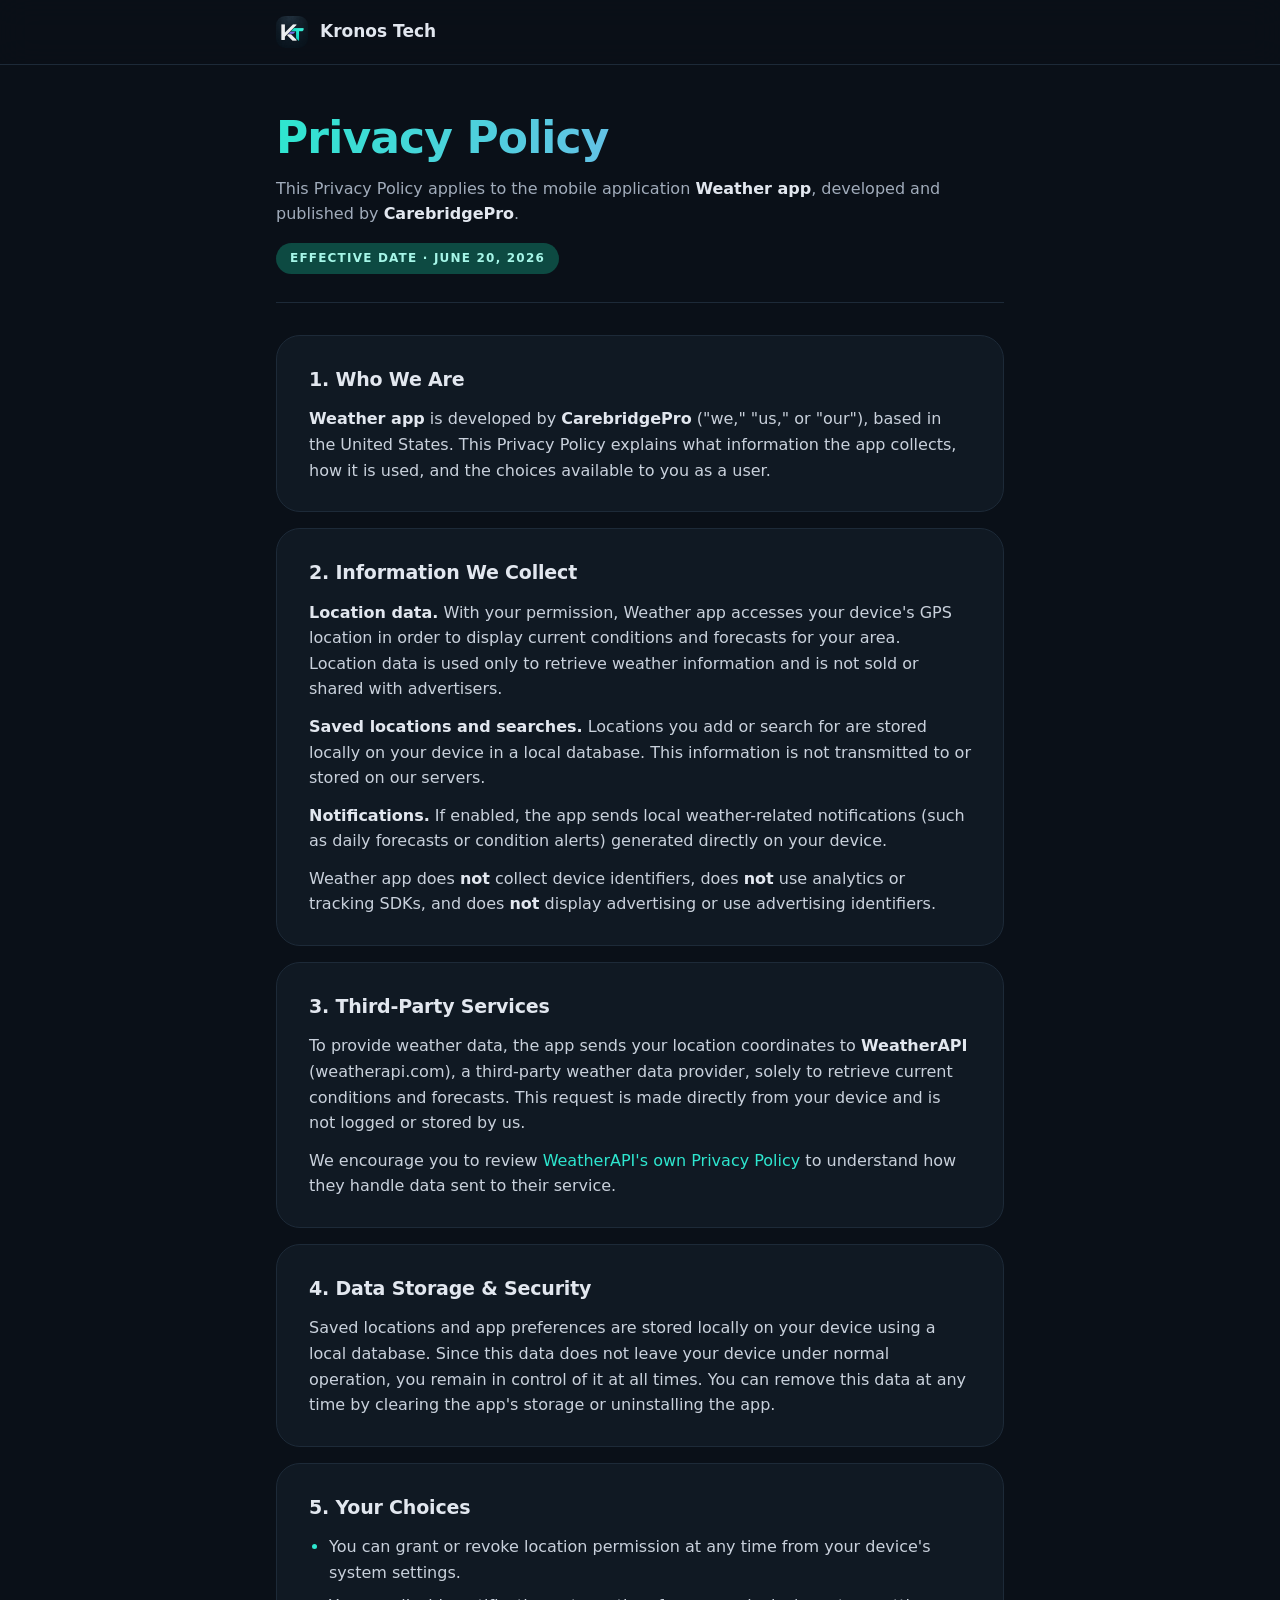
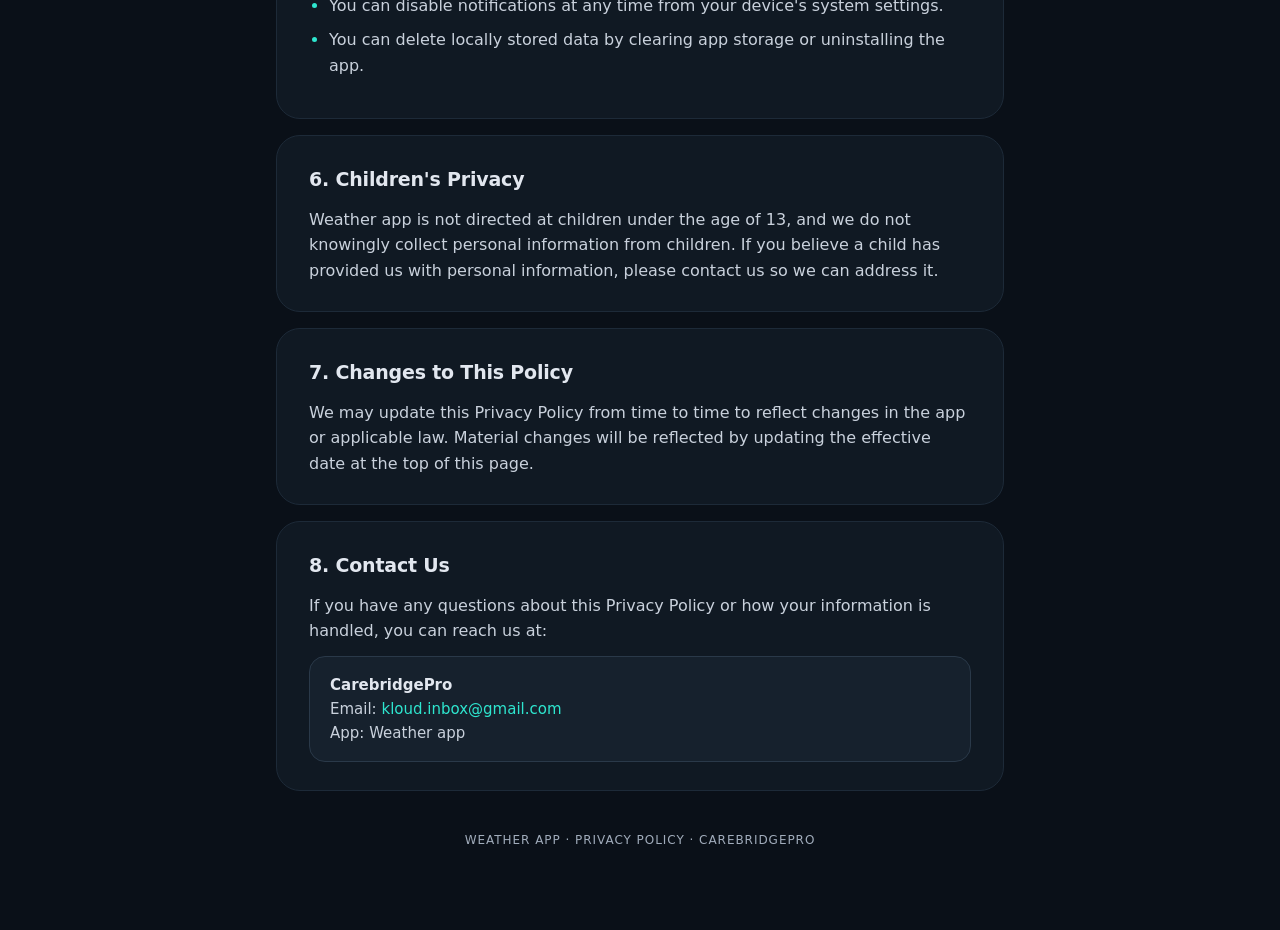
<file: Multiplatform-Weather-App/index.html>
<!DOCTYPE html>
<html lang="en">
<head>
    <meta charset="UTF-8">
    <meta name="viewport" content="width=device-width, initial-scale=1.0">
    <title>Privacy Policy — Weather app</title>
    <meta name="robots" content="noindex">
    <meta http-equiv="refresh" content="0; url=https://kronos1993.github.io/weather-app/privacy/">
    <link rel="canonical" href="https://kronos1993.github.io/weather-app/privacy/">
    <meta name="theme-color" content="#0a1018">
    <script>location.replace("https://kronos1993.github.io/weather-app/privacy/");</script>
    <style>
        body { margin: 0; min-height: 100vh; display: grid; place-items: center; background: #0a1018; color: #c9d1dc; font-family: "Inter", system-ui, -apple-system, "Segoe UI", Roboto, sans-serif; }
        a { color: #2ee6cf; }
    </style>
</head>
<body>
    <p>The Weather app privacy policy has moved to <a href="https://kronos1993.github.io/weather-app/privacy/">https://kronos1993.github.io/weather-app/privacy/</a>.</p>
</body>
</html>
</file>
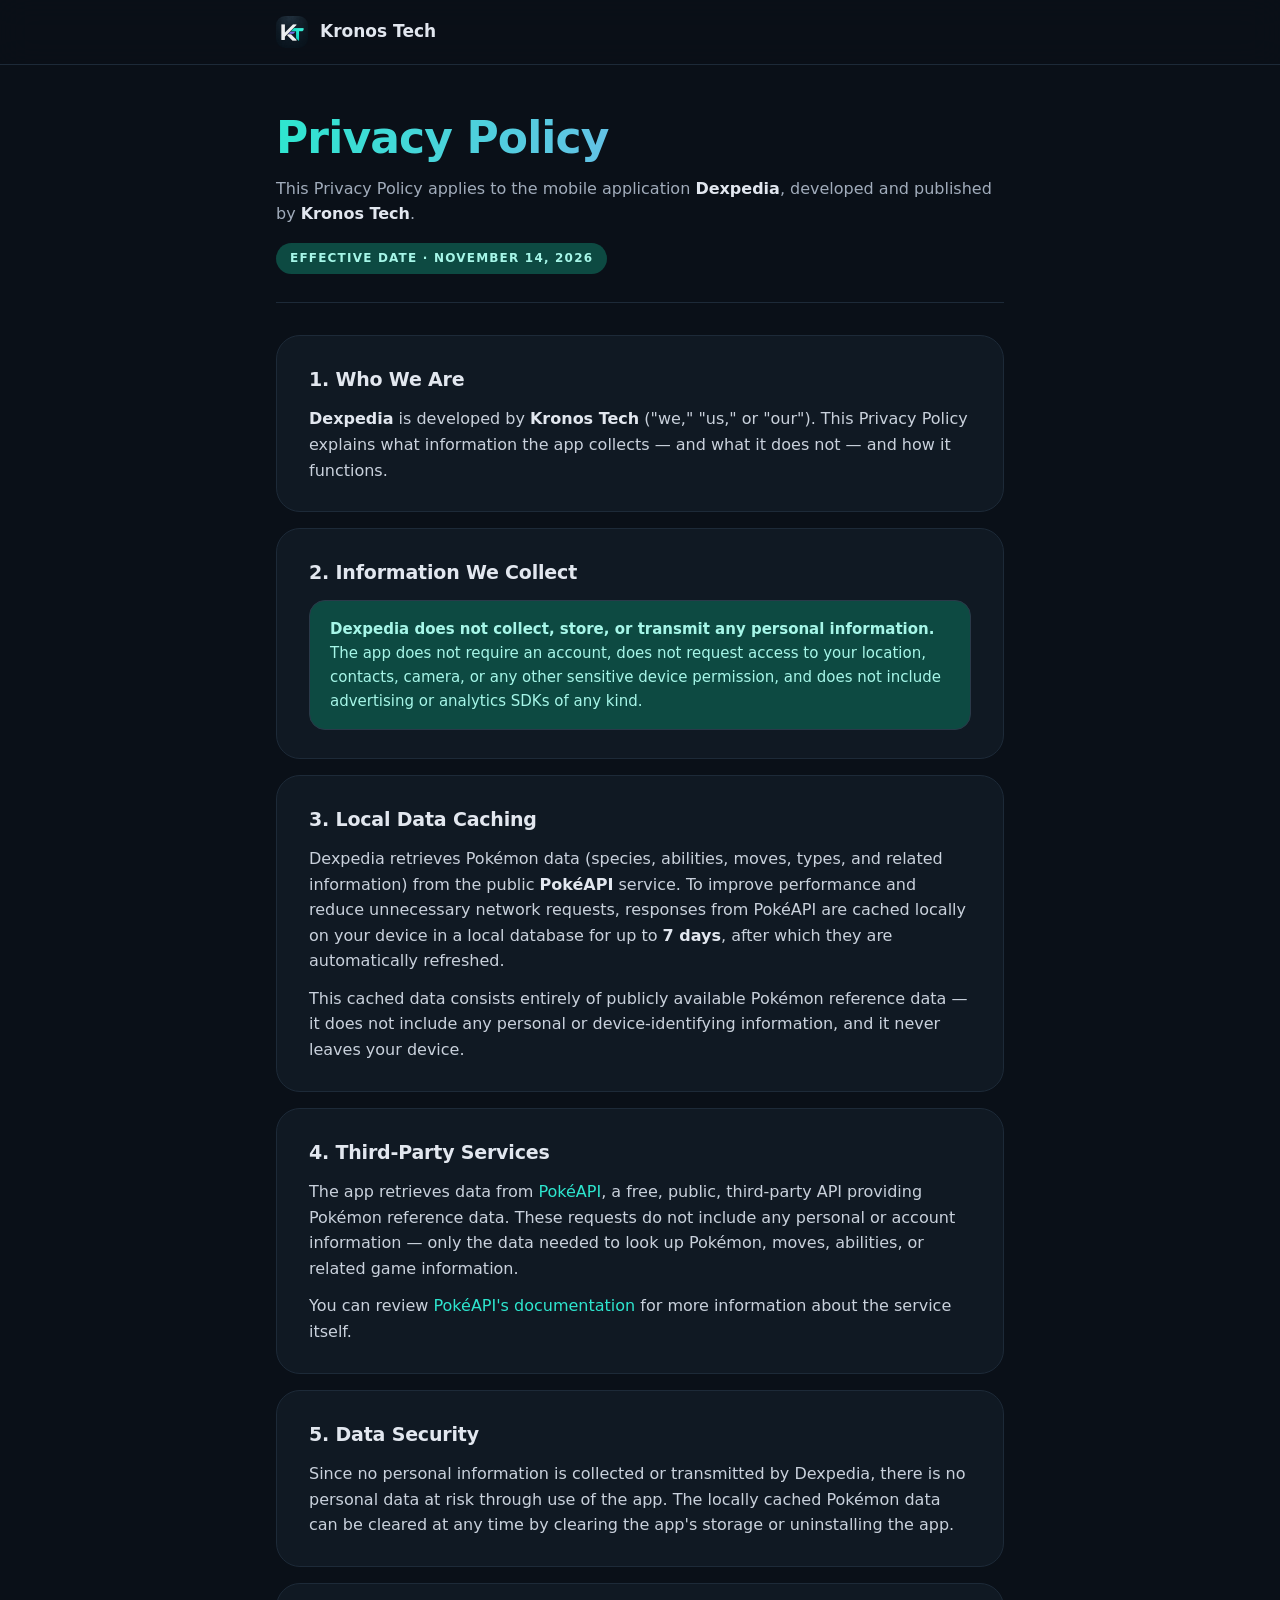
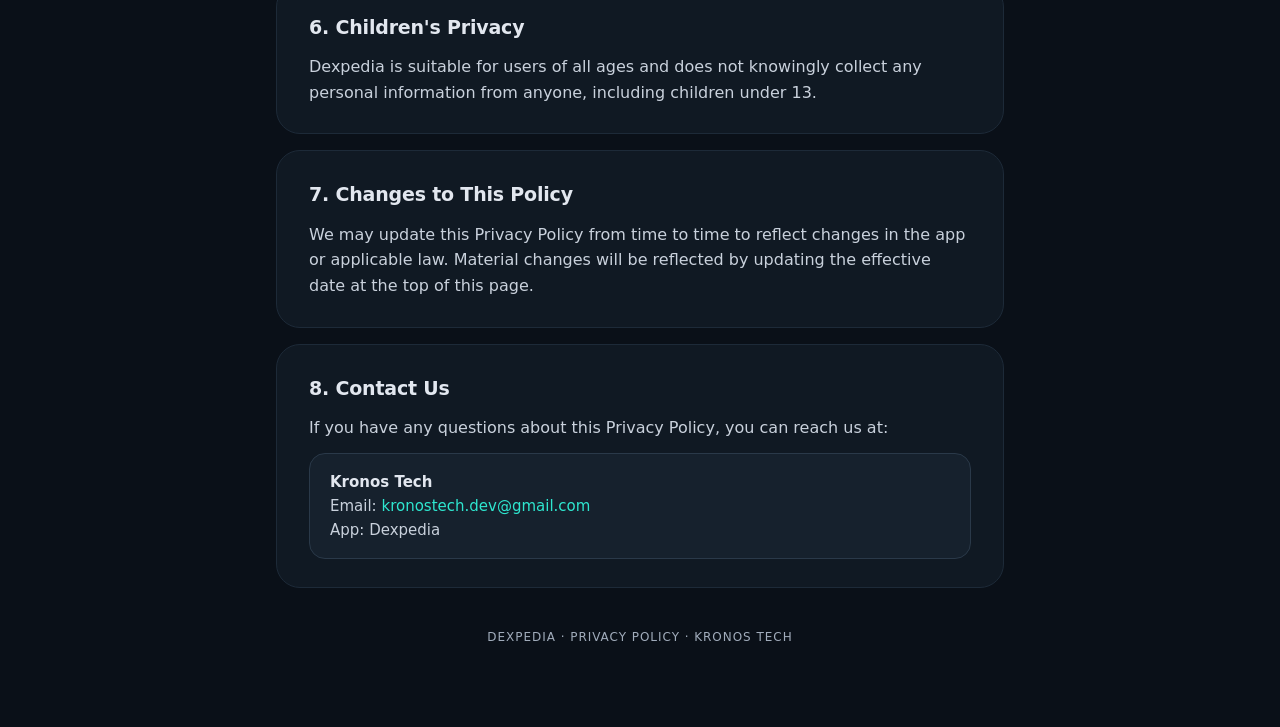
<file: pokedex-multiplatform/index.html>
<!DOCTYPE html>
<html lang="en">
<head>
    <meta charset="UTF-8">
    <meta name="viewport" content="width=device-width, initial-scale=1.0">
    <title>Privacy Policy — Dexpedia</title>
    <meta name="robots" content="noindex">
    <meta http-equiv="refresh" content="0; url=https://kronos1993.github.io/dexpedia/privacy/">
    <link rel="canonical" href="https://kronos1993.github.io/dexpedia/privacy/">
    <meta name="theme-color" content="#0a1018">
    <script>location.replace("https://kronos1993.github.io/dexpedia/privacy/");</script>
    <style>
        body { margin: 0; min-height: 100vh; display: grid; place-items: center; background: #0a1018; color: #c9d1dc; font-family: "Inter", system-ui, -apple-system, "Segoe UI", Roboto, sans-serif; }
        a { color: #2ee6cf; }
    </style>
</head>
<body>
    <p>The Dexpedia privacy policy (formerly Pokédex) has moved to <a href="https://kronos1993.github.io/dexpedia/privacy/">https://kronos1993.github.io/dexpedia/privacy/</a>.</p>
</body>
</html>
</file>
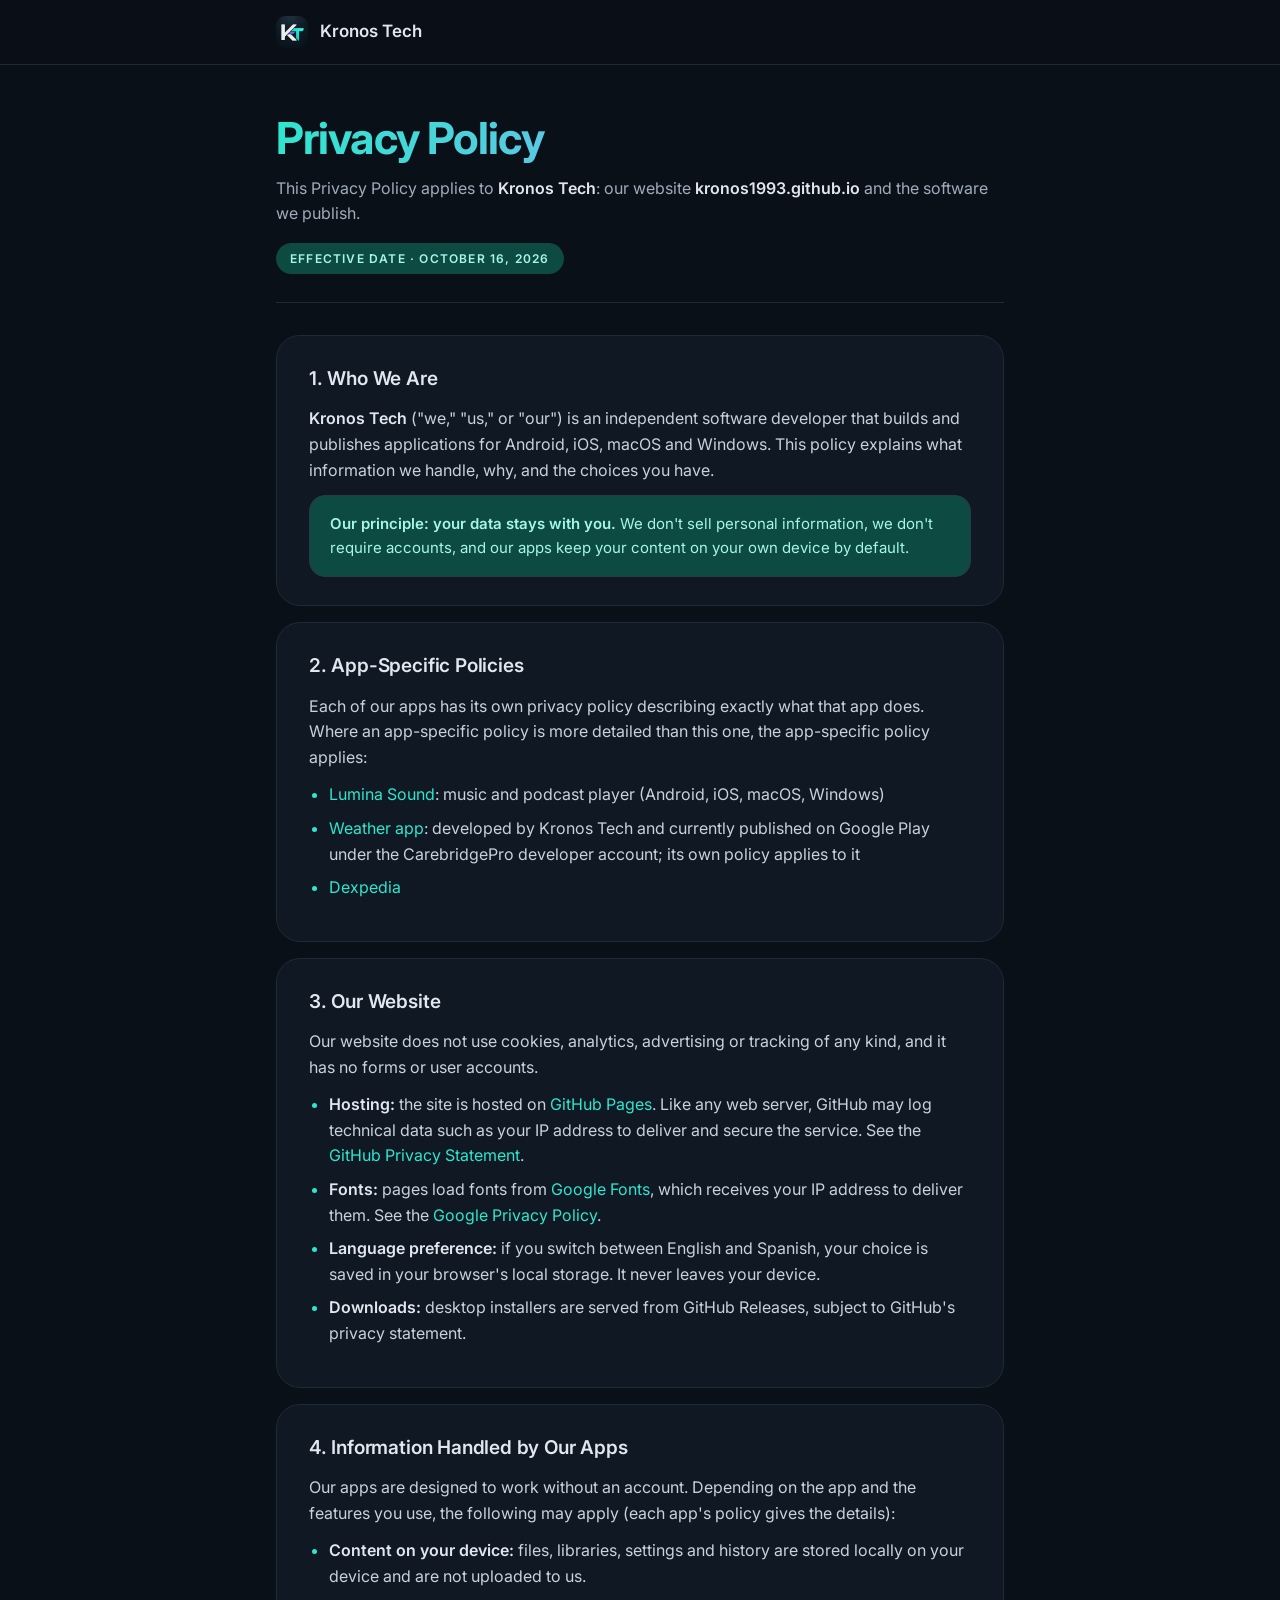
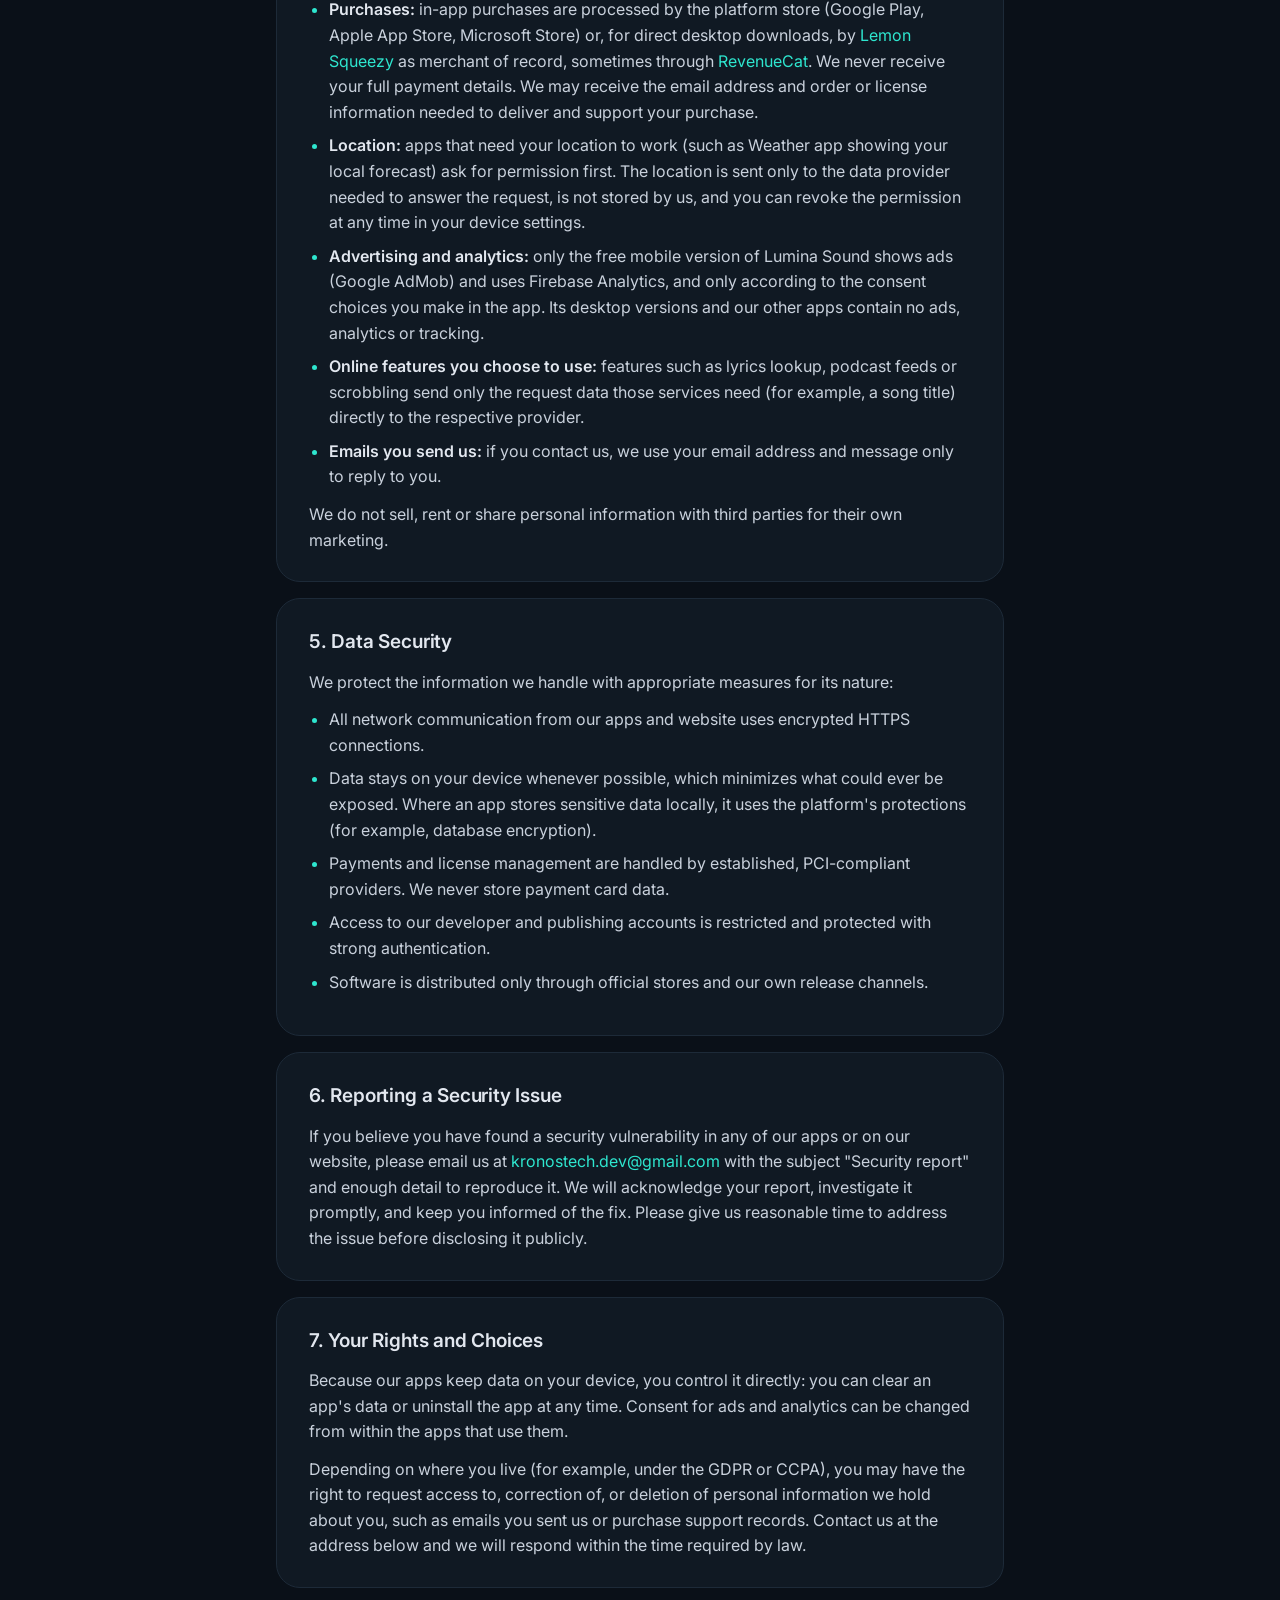
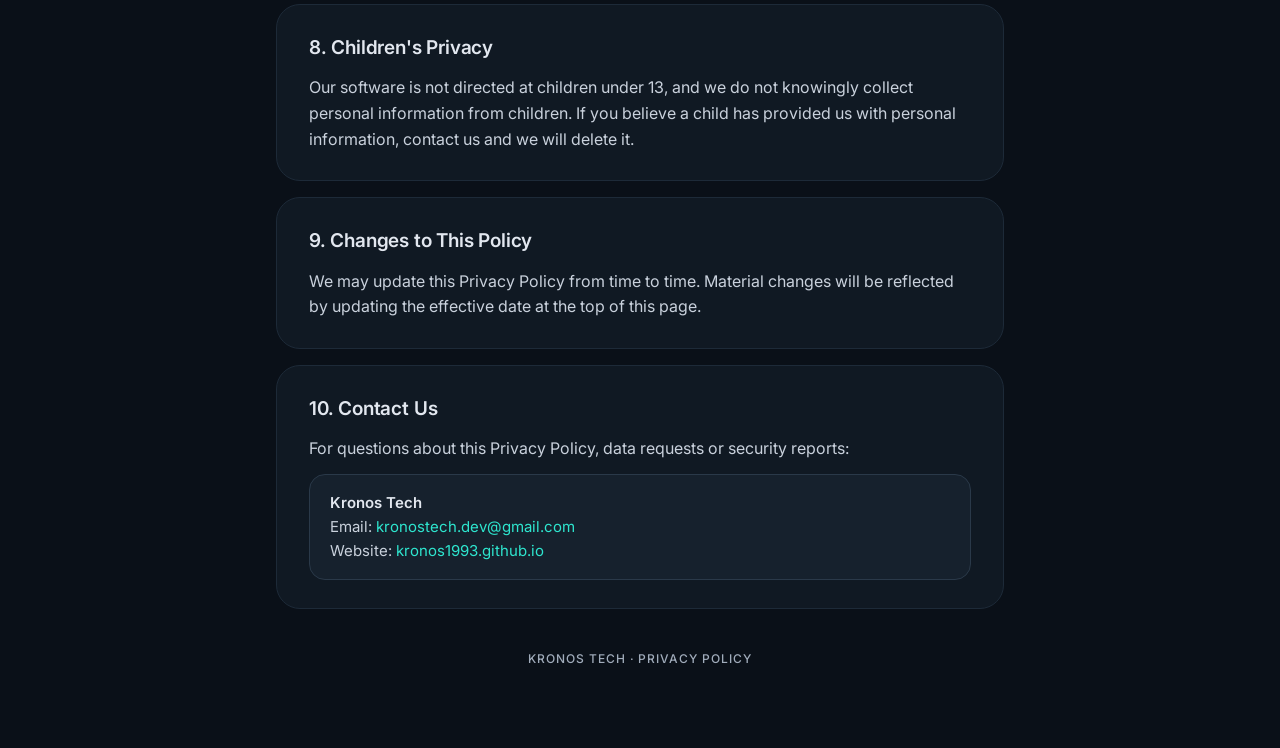
<file: privacy/index.html>
<!DOCTYPE html>
<html lang="en">
<head>
    <meta charset="UTF-8">
    <meta name="viewport" content="width=device-width, initial-scale=1.0">
    <link rel="canonical" href="https://kronos1993.github.io/privacy/">
    <title>Privacy Policy — Kronos Tech</title>
    <meta name="description" content="Privacy policy for Kronos Tech: our website and our apps.">
    <meta name="theme-color" content="#0a1018">
    <link rel="icon" href="../assets/logo.png" type="image/png">
    <link rel="preconnect" href="https://fonts.googleapis.com">
    <link rel="preconnect" href="https://fonts.gstatic.com" crossorigin>
    <link rel="stylesheet" href="https://fonts.googleapis.com/css2?family=Inter:wght@400;500;600;700&display=swap">
    <style>
        :root {
          color-scheme: dark;
          --bg: #0a1018;
          --card: #101923;
          --card-high: #16212d;
          --line: #1d2a38;
          --outline: #2a3949;
          --ink: #e2e7ef;
          --body: #c9d1dc;
          --muted: #a1acbb;
          --accent: #2ee6cf;
          --accent-2: #a197ff;
          --accent-container: #0d4a42;
          --on-accent-container: #a6f6e8;
        }
        * { box-sizing: border-box; }
        body {
          margin: 0;
          background: var(--bg);
          color: var(--ink);
          font-family: "Inter", system-ui, -apple-system, "Segoe UI", Roboto, sans-serif;
          line-height: 1.6;
          -webkit-font-smoothing: antialiased;
          overflow-x: hidden;
        }
        .topbar {
          position: sticky; top: 0; z-index: 10;
          background: rgb(10 16 24 / .8);
          backdrop-filter: blur(16px); -webkit-backdrop-filter: blur(16px);
          border-bottom: 1px solid var(--line);
        }
        .topbar .inner { max-width: 760px; margin: 0 auto; padding: 0 16px; height: 64px; display: flex; align-items: center; }
        .brand { display: flex; align-items: center; gap: 12px; color: var(--ink); font-weight: 600; font-size: 17px; text-decoration: none; }
        .brand img { width: 32px; height: 32px; border-radius: 9px; }
        .wrap {
          max-width: 760px;
          margin: 0 auto;
          padding: 48px 16px 80px;
        }
        header {
          position: relative;
          padding-bottom: 28px;
          margin-bottom: 32px;
          border-bottom: 1px solid var(--line);
        }
        header h1 {
          font-size: clamp(32px, 6vw, 44px);
          font-weight: 700;
          margin: 0 0 12px;
          letter-spacing: -0.02em;
          line-height: 1.15;
          background: linear-gradient(100deg, var(--accent), var(--accent-2));
          -webkit-background-clip: text; background-clip: text; color: transparent;
        }
        header p {
          margin: 0;
          color: var(--muted);
          font-size: 16px;
        }
        header strong { color: var(--ink); }
        .meta {
          display: inline-block;
          font-size: 12px;
          font-weight: 600;
          letter-spacing: .1em;
          color: var(--on-accent-container);
          background: var(--accent-container);
          border-radius: 999px;
          padding: 6px 14px;
          margin-top: 16px;
        }
        section {
          background: var(--card);
          border: 1px solid var(--line);
          border-radius: 24px;
          padding: 24px;
          margin-bottom: 16px;
        }
        @media (min-width: 640px) { section { padding: 28px 32px; } }
        h2 {
          font-size: 19px;
          font-weight: 600;
          letter-spacing: -0.01em;
          margin: 0 0 12px;
          color: var(--ink);
        }
        p { margin: 0 0 12px; color: var(--body); }
        p:last-child { margin-bottom: 0; }
        strong { color: var(--ink); font-weight: 600; }
        ul { margin: 0 0 12px; padding-left: 20px; color: var(--body); }
        li { margin-bottom: 8px; }
        li::marker { color: var(--accent); }
        a { color: var(--accent); text-decoration: none; }
        a:hover { text-decoration: underline; }
        .contact-box {
          background: var(--card-high);
          border: 1px solid var(--outline);
          border-radius: 16px;
          padding: 16px 20px;
          font-size: 15px;
          color: var(--body);
          overflow-wrap: anywhere;
        }
        footer {
          text-align: center;
          margin-top: 40px;
          color: var(--muted);
          font-size: 12px;
          font-weight: 500;
          letter-spacing: .08em;
        }
        footer a { color: var(--muted); }
        .highlight {
          background: var(--accent-container);
          border: 1px solid var(--outline);
          border-radius: 16px;
          padding: 16px 20px;
          font-size: 15px;
          color: var(--on-accent-container);
        }
        .highlight strong { color: var(--on-accent-container); }
    </style>
</head>
<body>
<div class="topbar">
    <div class="inner">
        <a class="brand" href="../">
            <img src="../assets/logo.png" alt="" width="32" height="32">
            Kronos Tech
        </a>
    </div>
</div>
<div class="wrap">
    <header>
        <h1>Privacy Policy</h1>
        <p>This Privacy Policy applies to <strong>Kronos Tech</strong>: our website <strong>kronos1993.github.io</strong> and the software we publish.</p>
        <span class="meta">EFFECTIVE DATE · OCTOBER 16, 2026</span>
    </header>

    <section>
        <h2>1. Who We Are</h2>
        <p><strong>Kronos Tech</strong> ("we," "us," or "our") is an independent software developer that builds and publishes applications for Android, iOS, macOS and Windows. This policy explains what information we handle, why, and the choices you have.</p>
        <div class="highlight">
            <strong>Our principle: your data stays with you.</strong> We don't sell personal information, we don't require accounts, and our apps keep your content on your own device by default.
        </div>
    </section>

    <section>
        <h2>2. App-Specific Policies</h2>
        <p>Each of our apps has its own privacy policy describing exactly what that app does. Where an app-specific policy is more detailed than this one, the app-specific policy applies:</p>
        <ul>
            <li><a href="/lumina-sound-privacy/">Lumina Sound</a>: music and podcast player (Android, iOS, macOS, Windows)</li>
            <li><a href="../weather-app/privacy/">Weather app</a>: developed by Kronos Tech and currently published on Google Play under the CarebridgePro developer account; its own policy applies to it</li>
            <li><a href="../dexpedia/privacy/">Dexpedia</a></li>
        </ul>
    </section>

    <section>
        <h2>3. Our Website</h2>
        <p>Our website does not use cookies, analytics, advertising or tracking of any kind, and it has no forms or user accounts.</p>
        <ul>
            <li><strong>Hosting:</strong> the site is hosted on <a href="https://pages.github.com/" target="_blank" rel="noopener">GitHub Pages</a>. Like any web server, GitHub may log technical data such as your IP address to deliver and secure the service. See the <a href="https://docs.github.com/en/site-policy/privacy-policies/github-general-privacy-statement" target="_blank" rel="noopener">GitHub Privacy Statement</a>.</li>
            <li><strong>Fonts:</strong> pages load fonts from <a href="https://fonts.google.com/" target="_blank" rel="noopener">Google Fonts</a>, which receives your IP address to deliver them. See the <a href="https://policies.google.com/privacy" target="_blank" rel="noopener">Google Privacy Policy</a>.</li>
            <li><strong>Language preference:</strong> if you switch between English and Spanish, your choice is saved in your browser's local storage. It never leaves your device.</li>
            <li><strong>Downloads:</strong> desktop installers are served from GitHub Releases, subject to GitHub's privacy statement.</li>
        </ul>
    </section>

    <section>
        <h2>4. Information Handled by Our Apps</h2>
        <p>Our apps are designed to work without an account. Depending on the app and the features you use, the following may apply (each app's policy gives the details):</p>
        <ul>
            <li><strong>Content on your device:</strong> files, libraries, settings and history are stored locally on your device and are not uploaded to us.</li>
            <li><strong>Purchases:</strong> in-app purchases are processed by the platform store (Google Play, Apple App Store, Microsoft Store) or, for direct desktop downloads, by <a href="https://www.lemonsqueezy.com/privacy" target="_blank" rel="noopener">Lemon Squeezy</a> as merchant of record, sometimes through <a href="https://www.revenuecat.com/privacy" target="_blank" rel="noopener">RevenueCat</a>. We never receive your full payment details. We may receive the email address and order or license information needed to deliver and support your purchase.</li>
            <li><strong>Location:</strong> apps that need your location to work (such as Weather app showing your local forecast) ask for permission first. The location is sent only to the data provider needed to answer the request, is not stored by us, and you can revoke the permission at any time in your device settings.</li>
            <li><strong>Advertising and analytics:</strong> only the free mobile version of Lumina Sound shows ads (Google AdMob) and uses Firebase Analytics, and only according to the consent choices you make in the app. Its desktop versions and our other apps contain no ads, analytics or tracking.</li>
            <li><strong>Online features you choose to use:</strong> features such as lyrics lookup, podcast feeds or scrobbling send only the request data those services need (for example, a song title) directly to the respective provider.</li>
            <li><strong>Emails you send us:</strong> if you contact us, we use your email address and message only to reply to you.</li>
        </ul>
        <p>We do not sell, rent or share personal information with third parties for their own marketing.</p>
    </section>

    <section>
        <h2>5. Data Security</h2>
        <p>We protect the information we handle with appropriate measures for its nature:</p>
        <ul>
            <li>All network communication from our apps and website uses encrypted HTTPS connections.</li>
            <li>Data stays on your device whenever possible, which minimizes what could ever be exposed. Where an app stores sensitive data locally, it uses the platform's protections (for example, database encryption).</li>
            <li>Payments and license management are handled by established, PCI-compliant providers. We never store payment card data.</li>
            <li>Access to our developer and publishing accounts is restricted and protected with strong authentication.</li>
            <li>Software is distributed only through official stores and our own release channels.</li>
        </ul>
    </section>

    <section>
        <h2>6. Reporting a Security Issue</h2>
        <p>If you believe you have found a security vulnerability in any of our apps or on our website, please email us at <a href="mailto:kronostech.dev@gmail.com?subject=Security%20report">kronostech.dev@gmail.com</a> with the subject "Security report" and enough detail to reproduce it. We will acknowledge your report, investigate it promptly, and keep you informed of the fix. Please give us reasonable time to address the issue before disclosing it publicly.</p>
    </section>

    <section>
        <h2>7. Your Rights and Choices</h2>
        <p>Because our apps keep data on your device, you control it directly: you can clear an app's data or uninstall the app at any time. Consent for ads and analytics can be changed from within the apps that use them.</p>
        <p>Depending on where you live (for example, under the GDPR or CCPA), you may have the right to request access to, correction of, or deletion of personal information we hold about you, such as emails you sent us or purchase support records. Contact us at the address below and we will respond within the time required by law.</p>
    </section>

    <section>
        <h2>8. Children's Privacy</h2>
        <p>Our software is not directed at children under 13, and we do not knowingly collect personal information from children. If you believe a child has provided us with personal information, contact us and we will delete it.</p>
    </section>

    <section>
        <h2>9. Changes to This Policy</h2>
        <p>We may update this Privacy Policy from time to time. Material changes will be reflected by updating the effective date at the top of this page.</p>
    </section>

    <section>
        <h2>10. Contact Us</h2>
        <p>For questions about this Privacy Policy, data requests or security reports:</p>
        <div class="contact-box">
            <strong>Kronos Tech</strong><br>
            Email: <a href="mailto:kronostech.dev@gmail.com">kronostech.dev@gmail.com</a><br>
            Website: <a href="https://kronos1993.github.io/">kronos1993.github.io</a>
        </div>
    </section>

    <footer>
        KRONOS TECH · PRIVACY POLICY
    </footer>
</div>
</body>
</html>
</file>
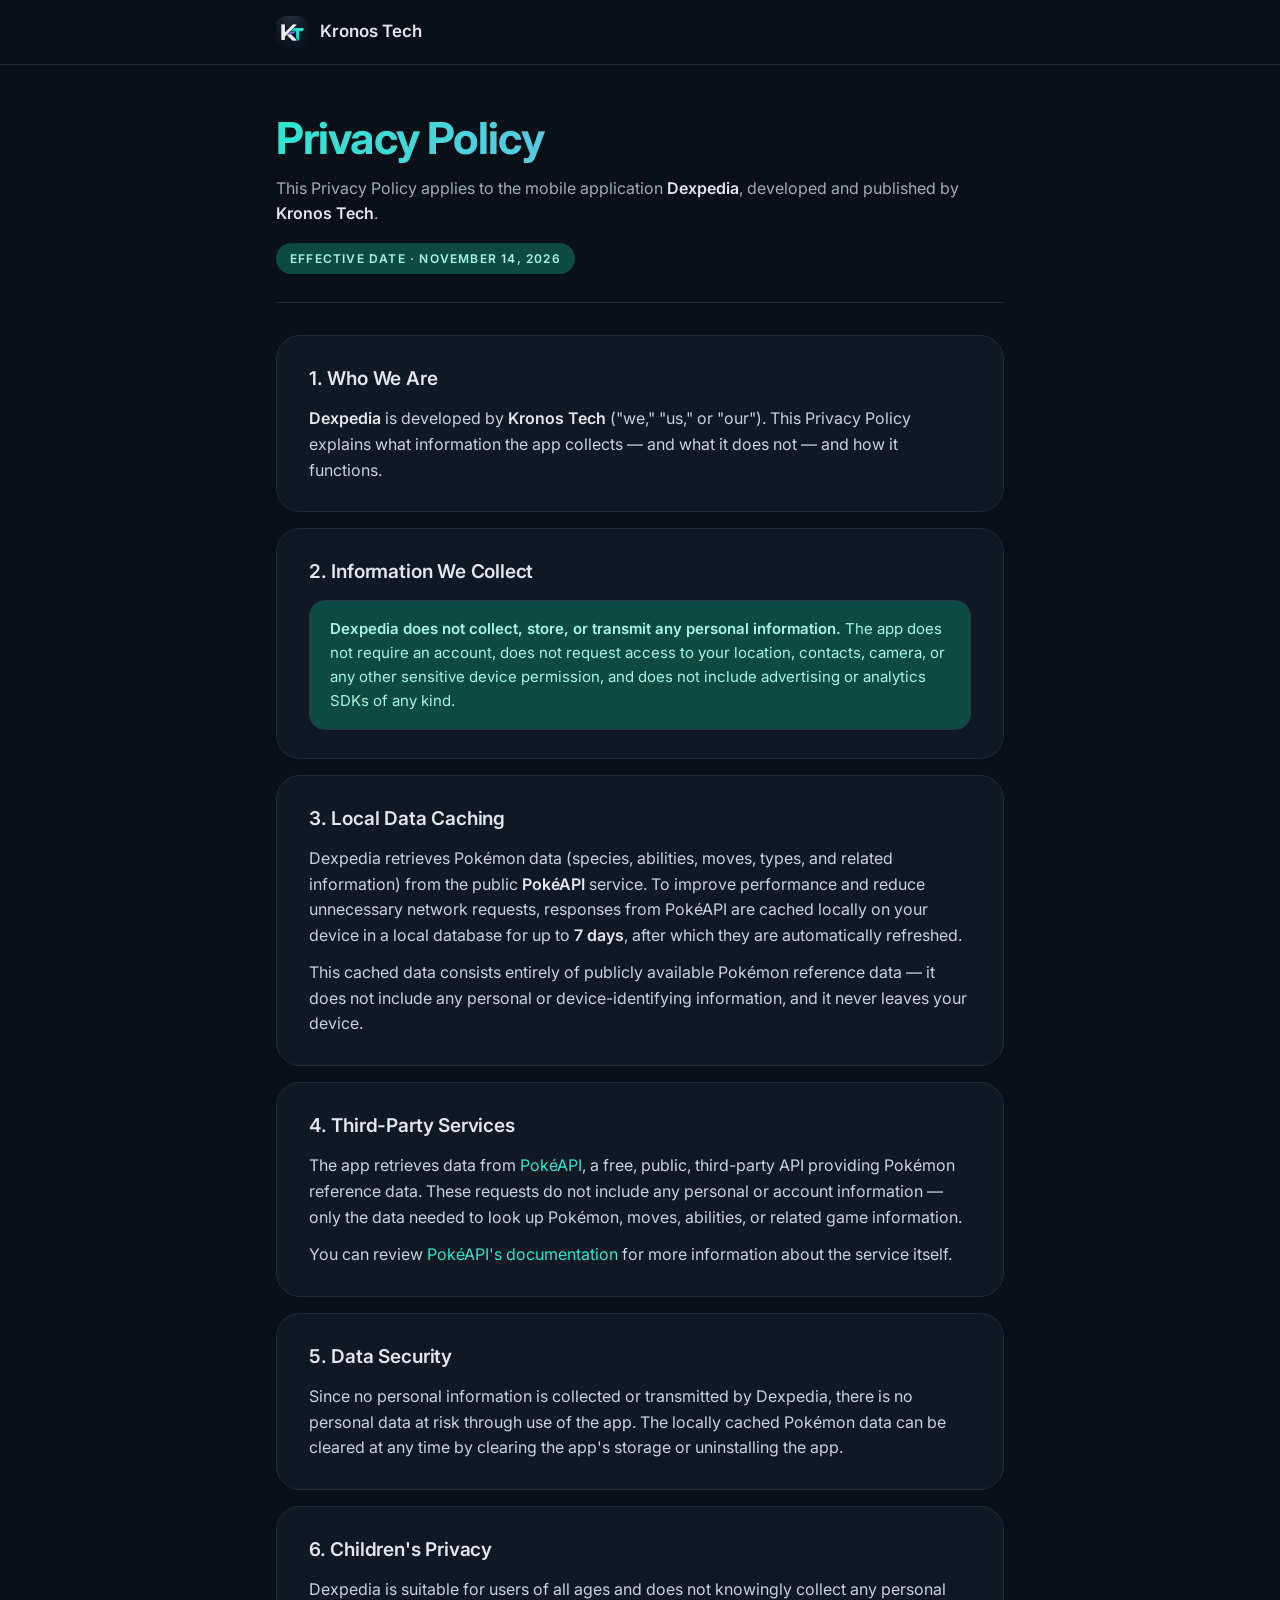
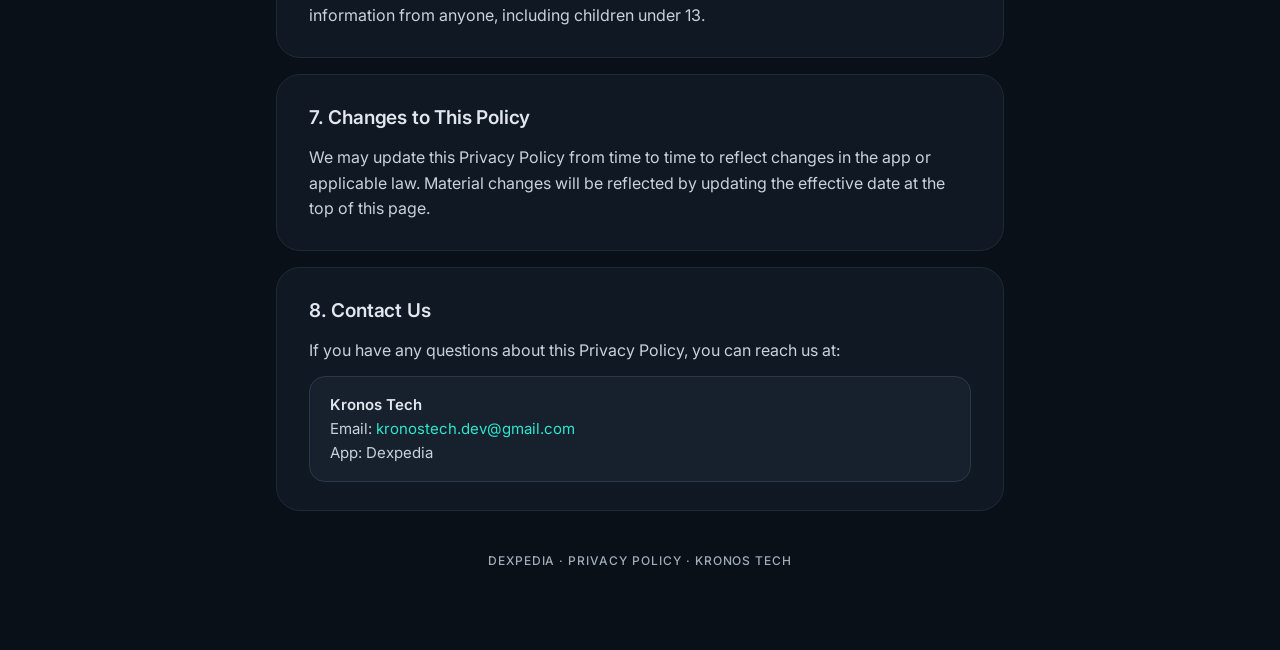
<file: dexpedia/privacy/index.html>
<!DOCTYPE html>
<html lang="en">
<head>
    <meta charset="UTF-8">
    <meta name="viewport" content="width=device-width, initial-scale=1.0">
    <link rel="canonical" href="https://kronos1993.github.io/dexpedia/privacy/">
    <title>Privacy Policy — Dexpedia</title>
    <meta name="theme-color" content="#0a1018">
    <link rel="icon" href="../../assets/logo.png" type="image/png">
    <link rel="preconnect" href="https://fonts.googleapis.com">
    <link rel="preconnect" href="https://fonts.gstatic.com" crossorigin>
    <link rel="stylesheet" href="https://fonts.googleapis.com/css2?family=Inter:wght@400;500;600;700&display=swap">
    <style>
        :root {
          color-scheme: dark;
          --bg: #0a1018;
          --card: #101923;
          --card-high: #16212d;
          --line: #1d2a38;
          --outline: #2a3949;
          --ink: #e2e7ef;
          --body: #c9d1dc;
          --muted: #a1acbb;
          --accent: #2ee6cf;
          --accent-2: #a197ff;
          --accent-container: #0d4a42;
          --on-accent-container: #a6f6e8;
        }
        * { box-sizing: border-box; }
        body {
          margin: 0;
          background: var(--bg);
          color: var(--ink);
          font-family: "Inter", system-ui, -apple-system, "Segoe UI", Roboto, sans-serif;
          line-height: 1.6;
          -webkit-font-smoothing: antialiased;
          overflow-x: hidden;
        }
        .topbar {
          position: sticky; top: 0; z-index: 10;
          background: rgb(10 16 24 / .8);
          backdrop-filter: blur(16px); -webkit-backdrop-filter: blur(16px);
          border-bottom: 1px solid var(--line);
        }
        .topbar .inner { max-width: 760px; margin: 0 auto; padding: 0 16px; height: 64px; display: flex; align-items: center; }
        .brand { display: flex; align-items: center; gap: 12px; color: var(--ink); font-weight: 600; font-size: 17px; text-decoration: none; }
        .brand img { width: 32px; height: 32px; border-radius: 9px; }
        .wrap {
          max-width: 760px;
          margin: 0 auto;
          padding: 48px 16px 80px;
        }
        header {
          position: relative;
          padding-bottom: 28px;
          margin-bottom: 32px;
          border-bottom: 1px solid var(--line);
        }
        header h1 {
          font-size: clamp(32px, 6vw, 44px);
          font-weight: 700;
          margin: 0 0 12px;
          letter-spacing: -0.02em;
          line-height: 1.15;
          background: linear-gradient(100deg, var(--accent), var(--accent-2));
          -webkit-background-clip: text; background-clip: text; color: transparent;
        }
        header p {
          margin: 0;
          color: var(--muted);
          font-size: 16px;
        }
        header strong { color: var(--ink); }
        .meta {
          display: inline-block;
          font-size: 12px;
          font-weight: 600;
          letter-spacing: .1em;
          color: var(--on-accent-container);
          background: var(--accent-container);
          border-radius: 999px;
          padding: 6px 14px;
          margin-top: 16px;
        }
        section {
          background: var(--card);
          border: 1px solid var(--line);
          border-radius: 24px;
          padding: 24px;
          margin-bottom: 16px;
        }
        @media (min-width: 640px) { section { padding: 28px 32px; } }
        h2 {
          font-size: 19px;
          font-weight: 600;
          letter-spacing: -0.01em;
          margin: 0 0 12px;
          color: var(--ink);
        }
        p { margin: 0 0 12px; color: var(--body); }
        p:last-child { margin-bottom: 0; }
        strong { color: var(--ink); font-weight: 600; }
        ul { margin: 0 0 12px; padding-left: 20px; color: var(--body); }
        li { margin-bottom: 8px; }
        li::marker { color: var(--accent); }
        a { color: var(--accent); text-decoration: none; }
        a:hover { text-decoration: underline; }
        .contact-box {
          background: var(--card-high);
          border: 1px solid var(--outline);
          border-radius: 16px;
          padding: 16px 20px;
          font-size: 15px;
          color: var(--body);
          overflow-wrap: anywhere;
        }
        footer {
          text-align: center;
          margin-top: 40px;
          color: var(--muted);
          font-size: 12px;
          font-weight: 500;
          letter-spacing: .08em;
        }
        footer a { color: var(--muted); }
        .highlight {
          background: var(--accent-container);
          border: 1px solid var(--outline);
          border-radius: 16px;
          padding: 16px 20px;
          font-size: 15px;
          color: var(--on-accent-container);
        }
        .highlight strong { color: var(--on-accent-container); }
    </style>
</head>
<body>
<div class="topbar">
    <div class="inner">
        <a class="brand" href="../../">
            <img src="../../assets/logo.png" alt="" width="32" height="32">
            Kronos Tech
        </a>
    </div>
</div>
<div class="wrap">

    <header>
        <h1>Privacy Policy</h1>
        <p>This Privacy Policy applies to the mobile application <strong>Dexpedia</strong>, developed and published by <strong>Kronos Tech</strong>.</p>
        <span class="meta">EFFECTIVE DATE · NOVEMBER 14, 2026</span>
    </header>

    <section>
        <h2>1. Who We Are</h2>
        <p><strong>Dexpedia</strong> is developed by <strong>Kronos Tech</strong> ("we," "us," or "our"). This Privacy Policy explains what information the app collects — and what it does not — and how it functions.</p>
    </section>

    <section>
        <h2>2. Information We Collect</h2>
        <div class="highlight">
            <strong>Dexpedia does not collect, store, or transmit any personal information.</strong> The app does not require an account, does not request access to your location, contacts, camera, or any other sensitive device permission, and does not include advertising or analytics SDKs of any kind.
        </div>
    </section>

    <section>
        <h2>3. Local Data Caching</h2>
        <p>Dexpedia retrieves Pokémon data (species, abilities, moves, types, and related information) from the public <strong>PokéAPI</strong> service. To improve performance and reduce unnecessary network requests, responses from PokéAPI are cached locally on your device in a local database for up to <strong>7 days</strong>, after which they are automatically refreshed.</p>
        <p>This cached data consists entirely of publicly available Pokémon reference data — it does not include any personal or device-identifying information, and it never leaves your device.</p>
    </section>

    <section>
        <h2>4. Third-Party Services</h2>
        <p>The app retrieves data from <a href="https://pokeapi.co/" target="_blank" rel="noopener">PokéAPI</a>, a free, public, third-party API providing Pokémon reference data. These requests do not include any personal or account information — only the data needed to look up Pokémon, moves, abilities, or related game information.</p>
        <p>You can review <a href="https://pokeapi.co/docs/v2" target="_blank" rel="noopener">PokéAPI's documentation</a> for more information about the service itself.</p>
    </section>

    <section>
        <h2>5. Data Security</h2>
        <p>Since no personal information is collected or transmitted by Dexpedia, there is no personal data at risk through use of the app. The locally cached Pokémon data can be cleared at any time by clearing the app's storage or uninstalling the app.</p>
    </section>

    <section>
        <h2>6. Children's Privacy</h2>
        <p>Dexpedia is suitable for users of all ages and does not knowingly collect any personal information from anyone, including children under 13.</p>
    </section>

    <section>
        <h2>7. Changes to This Policy</h2>
        <p>We may update this Privacy Policy from time to time to reflect changes in the app or applicable law. Material changes will be reflected by updating the effective date at the top of this page.</p>
    </section>

    <section>
        <h2>8. Contact Us</h2>
        <p>If you have any questions about this Privacy Policy, you can reach us at:</p>
        <div class="contact-box">
            <strong>Kronos Tech</strong><br>
            Email: <a href="mailto:kronostech.dev@gmail.com">kronostech.dev@gmail.com</a><br>
            App: Dexpedia
        </div>
    </section>

    <footer>
        DEXPEDIA · PRIVACY POLICY · KRONOS TECH
    </footer>

</div>
</body>
</html>
</file>
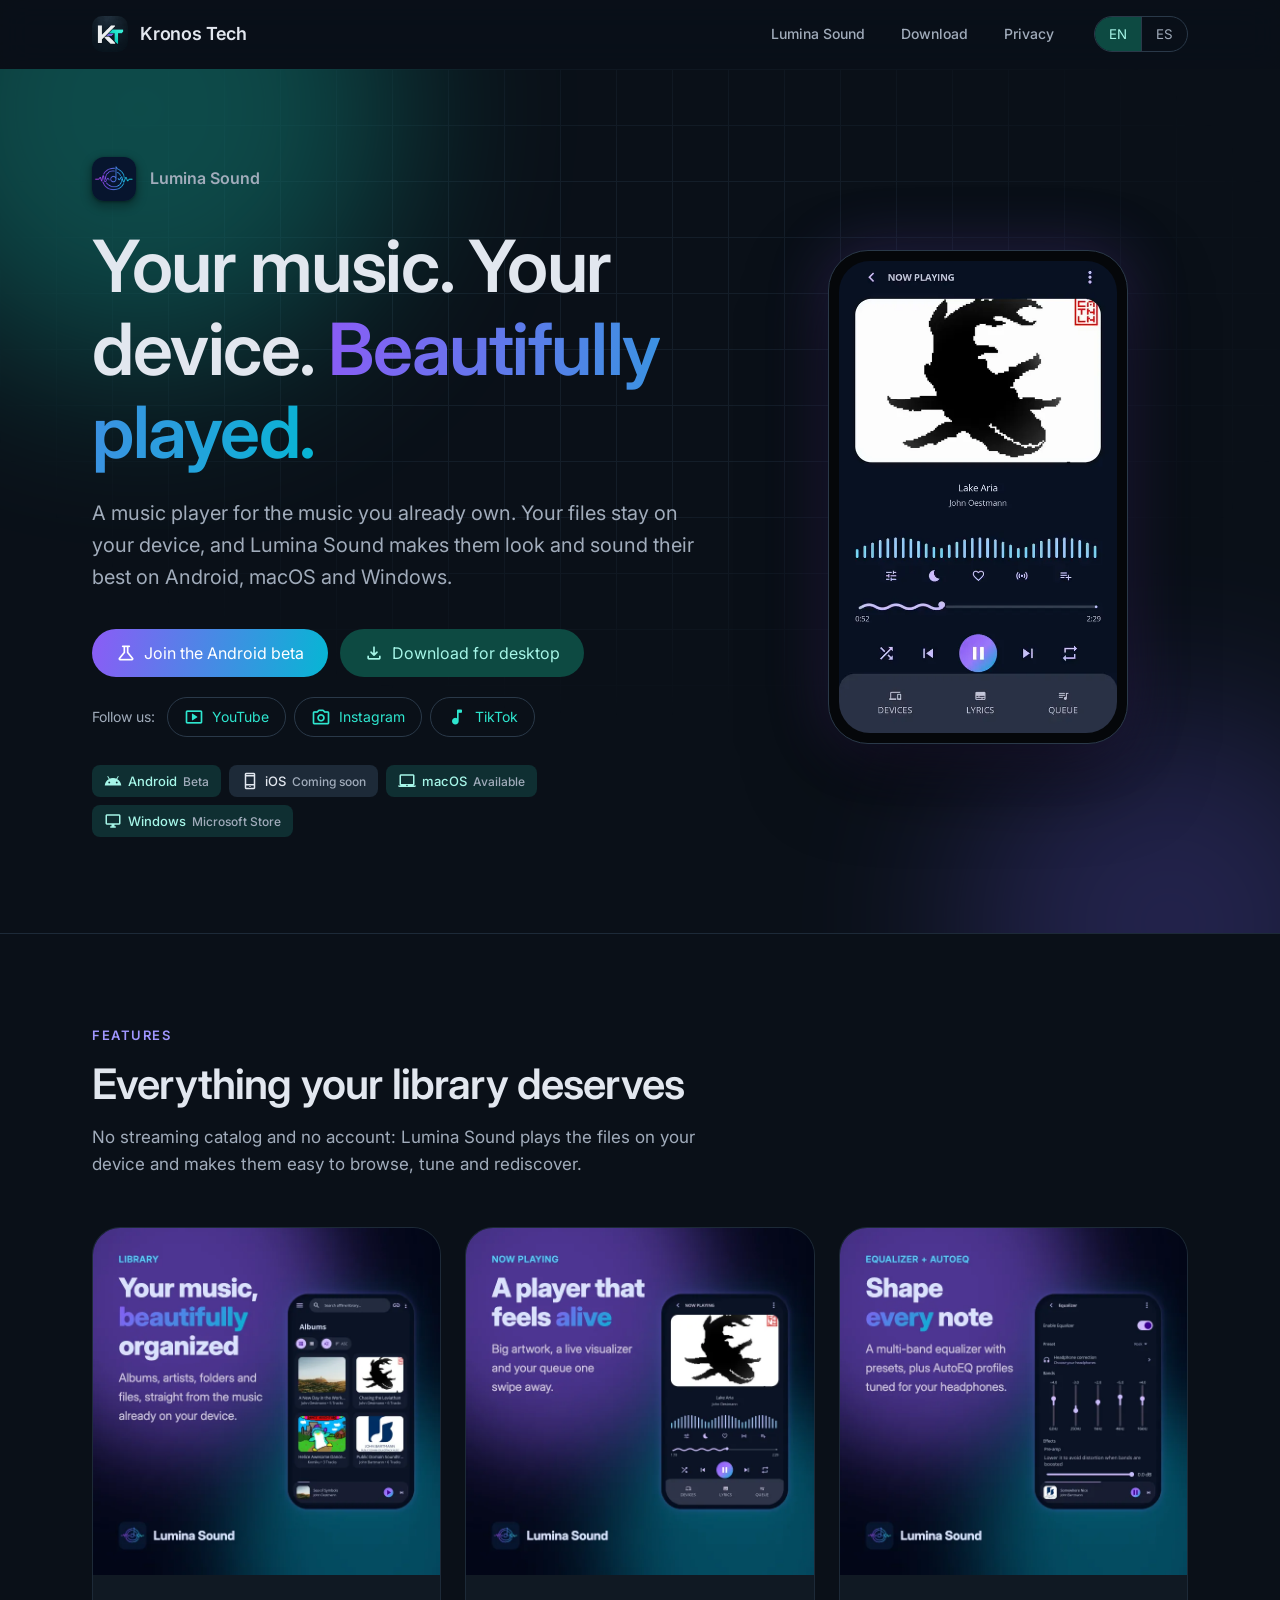
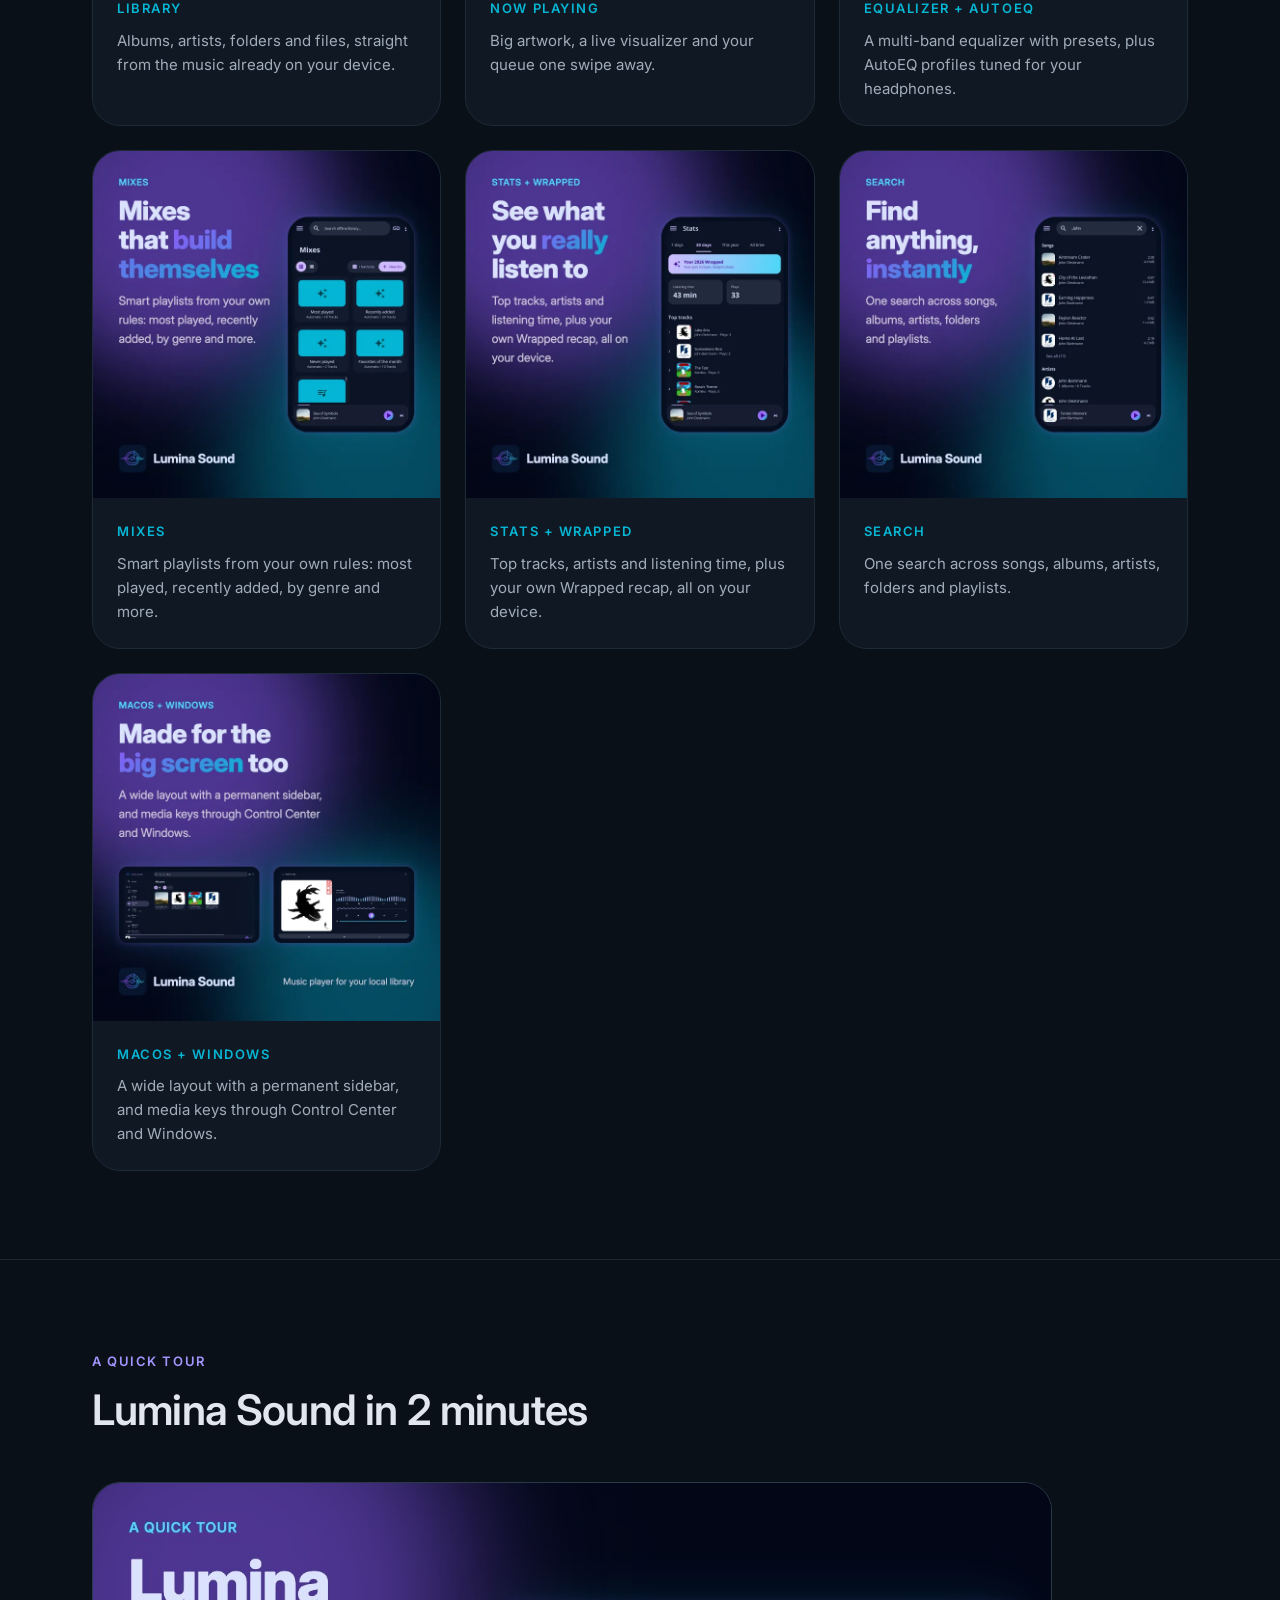
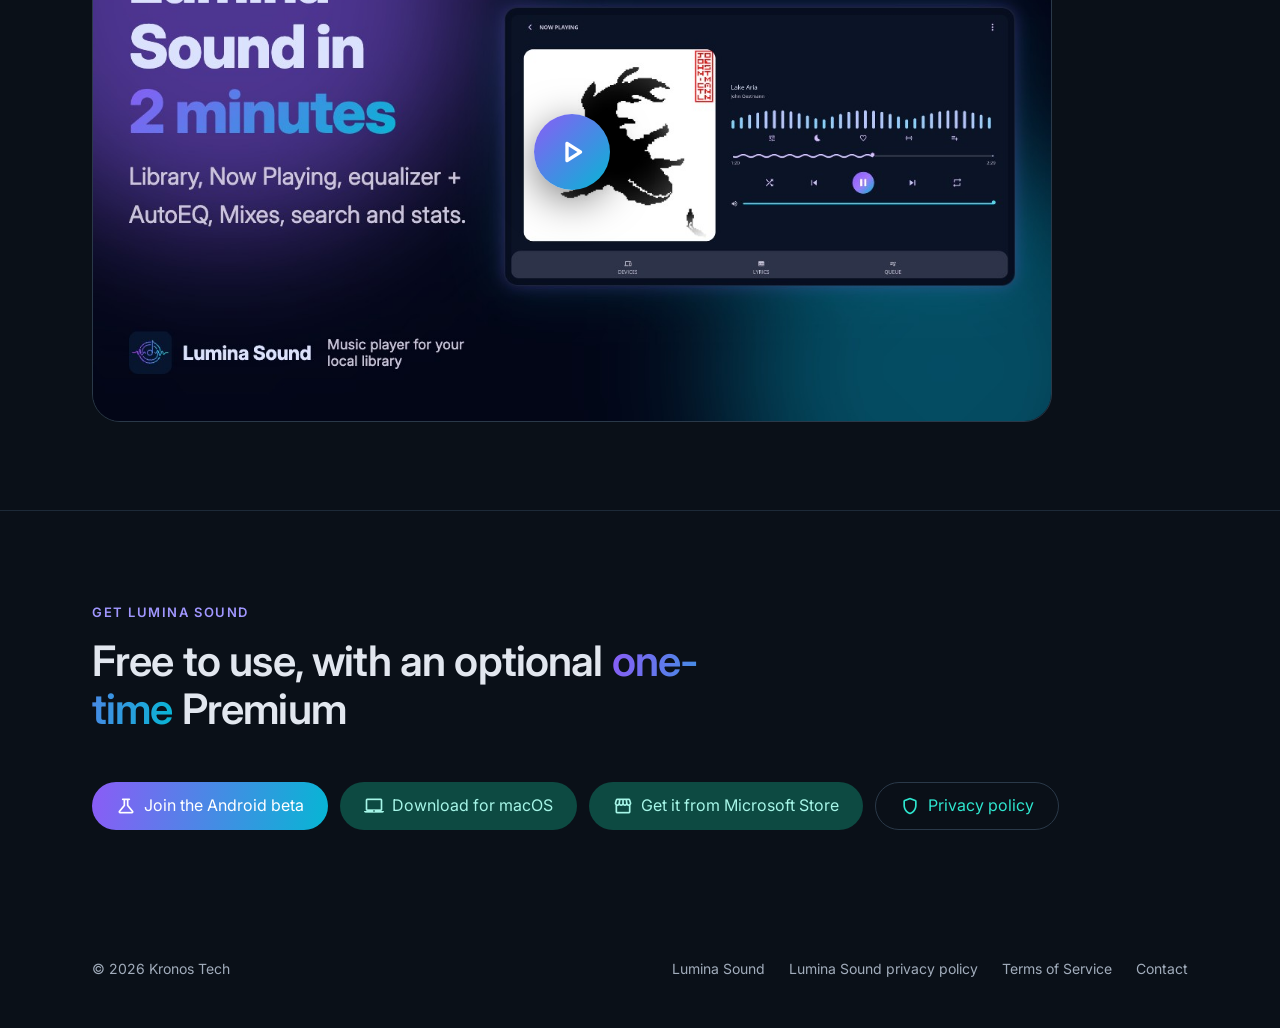
<file: lumina-sound/features/index.html>
<!doctype html>
<html lang="en">
<head>
  <meta charset="utf-8">
  <meta name="viewport" content="width=device-width, initial-scale=1">
  <link rel="canonical" href="https://kronos1993.github.io/lumina-sound/features/">
  <title>Lumina Sound features — Kronos Tech</title>
  <meta name="title-en" content="Lumina Sound features — Kronos Tech">
  <meta name="title-es" content="Funciones de Lumina Sound — Kronos Tech">
  <meta name="description" content="Lumina Sound is a music player for the music already on your device: library, live visualizer, equalizer with AutoEQ, smart mixes, search and listening stats.">
  <meta name="theme-color" content="#0a1018">
  <meta property="og:title" content="Lumina Sound — your music, beautifully played">
  <meta property="og:description" content="A music player for your local library on Android, macOS and Windows.">
  <meta property="og:type" content="website">
  <meta property="og:url" content="https://kronos1993.github.io/lumina-sound/features/">
  <meta property="og:image" content="https://kronos1993.github.io/assets/lumina/library-en.webp">
  <link rel="icon" href="../../assets/lumina-sound-icon.png" type="image/png">
  <link rel="preconnect" href="https://fonts.googleapis.com">
  <link rel="preconnect" href="https://fonts.gstatic.com" crossorigin>
  <link rel="stylesheet" href="https://fonts.googleapis.com/css2?family=Inter:wght@400;500;600;700&display=swap">
  <link rel="stylesheet" href="https://fonts.googleapis.com/css2?family=Material+Symbols+Rounded:opsz,wght,FILL,GRAD@24,400,0,0&display=block">
  <link rel="stylesheet" href="../../assets/styles.css?v=4">
  <style>
    .lumina-text { background: linear-gradient(100deg, var(--lumina-violet), var(--lumina-cyan)); -webkit-background-clip: text; background-clip: text; color: transparent; }
    .lumina-hero { display: grid; gap: 48px; align-items: center; }
    @media (min-width: 960px) { .lumina-hero { grid-template-columns: 1.2fr .8fr; } }
    .lumina-hero .glow-a { background: var(--lumina-violet); }
    .lumina-hero .glow-b { background: var(--lumina-cyan); }
    .hero-title { display: flex; align-items: center; gap: 14px; color: var(--on-surface-variant); font-weight: 600; }
    .hero-title img { width: 44px; height: 44px; border-radius: 12px; box-shadow: var(--elev-3); }
    .clip-phone {
      justify-self: center; width: min(300px, 100%); border-radius: 40px; padding: 10px; background: #05070a;
      border: 1px solid var(--outline); box-shadow: 0 30px 80px rgb(0 0 0 / .6), 0 0 60px rgb(139 92 246 / .25);
    }
    .clip-phone video { display: block; width: 100%; aspect-ratio: 540 / 918; border-radius: 31px; background: var(--surface); object-fit: cover; }

    .feature-grid { display: grid; gap: 24px; grid-template-columns: 1fr; }
    @media (min-width: 720px) { .feature-grid { grid-template-columns: repeat(2, 1fr); } }
    @media (min-width: 1100px) { .feature-grid { grid-template-columns: repeat(3, 1fr); } }
    .feature { padding: 0; overflow: hidden; display: flex; flex-direction: column; }
    .feature img { width: 100%; height: auto; aspect-ratio: 1; object-fit: cover; }
    .feature .body { padding: 20px 24px 24px; }
    .feature .overline { color: var(--lumina-cyan); }
    .feature p { margin-top: 8px; }

    .tour { display: block; position: relative; border-radius: var(--radius-l); overflow: hidden; border: 1px solid var(--outline); max-width: 960px; aspect-ratio: 16 / 9; background: var(--surface); }
    .tour img, .tour iframe { width: 100%; height: 100%; border: 0; object-fit: cover; }
    .tour .play { position: absolute; inset: 0; margin: auto; width: 76px; height: 76px; border-radius: 50%; display: grid; place-items: center; color: #fff;
      background: linear-gradient(135deg, var(--lumina-violet), var(--lumina-cyan)); box-shadow: 0 10px 40px rgb(0 0 0 / .5); }
    .tour .play .material-symbols-rounded { font-size: 40px; }

    .social { margin-top: 20px; display: flex; flex-wrap: wrap; gap: 8px; align-items: center; }
    .social .label { color: var(--on-surface-variant); font-size: 14px; margin-right: 4px; }
  </style>
</head>
<body>
  <header class="topbar">
    <div class="container">
      <a class="brand" href="../../" aria-label="Kronos Tech">
        <img src="../../assets/logo.png" alt="" width="36" height="36">
        Kronos Tech
      </a>
      <nav class="nav" aria-label="Main">
        <a href="../../#lumina-sound">Lumina Sound</a>
        <a href="../"><span data-lang="en">Download</span><span data-lang="es">Descargar</span></a>
        <a href="/lumina-sound-privacy/"><span data-lang="en">Privacy</span><span data-lang="es">Privacidad</span></a>
      </nav>
      <div class="segmented lang-toggle" role="group" aria-label="Language">
        <button type="button" data-set-lang="en" aria-pressed="true">EN</button>
        <button type="button" data-set-lang="es" aria-pressed="false">ES</button>
      </div>
    </div>
  </header>

  <main>
    <section class="hero">
      <div class="glow glow-a"></div>
      <div class="glow glow-b"></div>
      <div class="container lumina-hero">
        <div>
          <div class="hero-title">
            <img src="../../assets/lumina-sound-icon.png" alt="" width="44" height="44">
            Lumina Sound
          </div>
          <h1>
            <span data-lang="en">Your music. Your device. <span class="lumina-text">Beautifully played.</span></span>
            <span data-lang="es">Tu música. Tu dispositivo. <span class="lumina-text">Sonando de lujo.</span></span>
          </h1>
          <p class="lead">
            <span data-lang="en">A music player for the music you already own. Your files stay on your device, and Lumina Sound makes them look and sound their best on Android, macOS and Windows.</span>
            <span data-lang="es">Un reproductor para la música que ya tienes. Tus archivos se quedan en tu dispositivo, y Lumina Sound hace que se vean y suenen lo mejor posible en Android, macOS y Windows.</span>
          </p>
          <div class="hero-actions">
            <a class="btn btn-lumina" href="https://groups.google.com/g/lumina_testers" target="_blank" rel="noopener">
              <span class="material-symbols-rounded" aria-hidden="true">science</span>
              <span data-lang="en">Join the Android beta</span><span data-lang="es">Únete a la beta de Android</span>
            </a>
            <a class="btn btn-tonal" href="../">
              <span class="material-symbols-rounded" aria-hidden="true">download</span>
              <span data-lang="en">Download for desktop</span><span data-lang="es">Descargar para escritorio</span>
            </a>
          </div>
          <div class="social">
            <span class="label"><span data-lang="en">Follow us:</span><span data-lang="es">Síguenos:</span></span>
            <a class="btn btn-outlined btn-small" href="https://www.youtube.com/@kronostechdev" target="_blank" rel="noopener">
              <span class="material-symbols-rounded" aria-hidden="true">smart_display</span>YouTube
            </a>
            <a class="btn btn-outlined btn-small" href="https://www.instagram.com/kronostechdev/" target="_blank" rel="noopener">
              <span class="material-symbols-rounded" aria-hidden="true">photo_camera</span>Instagram
            </a>
            <a class="btn btn-outlined btn-small" href="https://www.tiktok.com/@kronostechdev" target="_blank" rel="noopener">
              <span class="material-symbols-rounded" aria-hidden="true">music_note</span>TikTok
            </a>
          </div>
          <div class="platforms">
            <span class="platform live"><span class="material-symbols-rounded" aria-hidden="true">android</span>Android <small>Beta</small></span>
            <span class="platform"><span class="material-symbols-rounded" aria-hidden="true">phone_iphone</span>iOS <small><span data-lang="en">Coming soon</span><span data-lang="es">Próximamente</span></small></span>
            <span class="platform live"><span class="material-symbols-rounded" aria-hidden="true">laptop_mac</span>macOS <small><span data-lang="en">Available</span><span data-lang="es">Disponible</span></small></span>
            <span class="platform live"><span class="material-symbols-rounded" aria-hidden="true">desktop_windows</span>Windows <small>Microsoft Store</small></span>
          </div>
        </div>
        <div class="clip-phone">
          <video src="../../assets/lumina/now-playing.mp4" poster="../../assets/lumina/now-playing-poster.webp" autoplay muted loop playsinline preload="metadata"
            aria-label="Lumina Sound's Now Playing screen with the live visualizer"></video>
        </div>
      </div>
    </section>

    <section class="block" id="features">
      <div class="container">
        <div class="section-head">
          <span class="overline"><span data-lang="en">Features</span><span data-lang="es">Funciones</span></span>
          <h2><span data-lang="en">Everything your library deserves</span><span data-lang="es">Todo lo que tu biblioteca merece</span></h2>
          <p>
            <span data-lang="en">No streaming catalog and no account: Lumina Sound plays the files on your device and makes them easy to browse, tune and rediscover.</span>
            <span data-lang="es">Sin catálogo de streaming y sin cuenta: Lumina Sound reproduce los archivos de tu dispositivo y hace fácil explorarlos, ajustarlos y redescubrirlos.</span>
          </p>
        </div>

        <div class="feature-grid">
          <article class="card feature reveal">
            <img data-lang="en" src="../../assets/lumina/library-en.webp" alt="Your music, beautifully organized" width="720" height="720" loading="lazy">
            <img data-lang="es" src="../../assets/lumina/library-es.webp" alt="Tu música, bien organizada" width="720" height="720" loading="lazy">
            <div class="body">
              <span class="overline"><span data-lang="en">Library</span><span data-lang="es">Biblioteca</span></span>
              <p><span data-lang="en">Albums, artists, folders and files, straight from the music already on your device.</span><span data-lang="es">Álbumes, artistas, carpetas y archivos, directamente de la música que ya tienes en tu dispositivo.</span></p>
            </div>
          </article>
          <article class="card feature reveal">
            <img data-lang="en" src="../../assets/lumina/now-playing-en.webp" alt="A player that feels alive" width="720" height="720" loading="lazy">
            <img data-lang="es" src="../../assets/lumina/now-playing-es.webp" alt="Un reproductor con vida propia" width="720" height="720" loading="lazy">
            <div class="body">
              <span class="overline"><span data-lang="en">Now playing</span><span data-lang="es">Reproduciendo</span></span>
              <p><span data-lang="en">Big artwork, a live visualizer and your queue one swipe away.</span><span data-lang="es">Portada a lo grande, visualizador en vivo y tu cola a un gesto.</span></p>
            </div>
          </article>
          <article class="card feature reveal">
            <img data-lang="en" src="../../assets/lumina/equalizer-en.webp" alt="Shape every note" width="720" height="720" loading="lazy">
            <img data-lang="es" src="../../assets/lumina/equalizer-es.webp" alt="Ajusta cada nota" width="720" height="720" loading="lazy">
            <div class="body">
              <span class="overline"><span data-lang="en">Equalizer + AutoEQ</span><span data-lang="es">Ecualizador + AutoEQ</span></span>
              <p><span data-lang="en">A multi-band equalizer with presets, plus AutoEQ profiles tuned for your headphones.</span><span data-lang="es">Ecualizador multibanda con presets y perfiles AutoEQ ajustados a tus auriculares.</span></p>
            </div>
          </article>
          <article class="card feature reveal">
            <img data-lang="en" src="../../assets/lumina/mixes-en.webp" alt="Mixes that build themselves" width="720" height="720" loading="lazy">
            <img data-lang="es" src="../../assets/lumina/mixes-es.webp" alt="Mixes que se crean solos" width="720" height="720" loading="lazy">
            <div class="body">
              <span class="overline">Mixes</span>
              <p><span data-lang="en">Smart playlists from your own rules: most played, recently added, by genre and more.</span><span data-lang="es">Listas inteligentes con tus propias reglas: lo más escuchado, lo último añadido, por género y más.</span></p>
            </div>
          </article>
          <article class="card feature reveal">
            <img data-lang="en" src="../../assets/lumina/stats-en.webp" alt="See what you really listen to" width="720" height="720" loading="lazy">
            <img data-lang="es" src="../../assets/lumina/stats-es.webp" alt="Descubre lo que de verdad escuchas" width="720" height="720" loading="lazy">
            <div class="body">
              <span class="overline"><span data-lang="en">Stats + Wrapped</span><span data-lang="es">Estadísticas + Wrapped</span></span>
              <p><span data-lang="en">Top tracks, artists and listening time, plus your own Wrapped recap, all on your device.</span><span data-lang="es">Canciones, artistas y tiempo de escucha, más tu propio resumen Wrapped, todo en tu dispositivo.</span></p>
            </div>
          </article>
          <article class="card feature reveal">
            <img data-lang="en" src="../../assets/lumina/search-en.webp" alt="Find anything, instantly" width="720" height="720" loading="lazy">
            <img data-lang="es" src="../../assets/lumina/search-es.webp" alt="Encuentra lo que sea, al instante" width="720" height="720" loading="lazy">
            <div class="body">
              <span class="overline"><span data-lang="en">Search</span><span data-lang="es">Búsqueda</span></span>
              <p><span data-lang="en">One search across songs, albums, artists, folders and playlists.</span><span data-lang="es">Una sola búsqueda en canciones, álbumes, artistas, carpetas y listas.</span></p>
            </div>
          </article>
          <article class="card feature reveal">
            <img data-lang="en" src="../../assets/lumina/desktop-en.webp" alt="Made for the big screen too" width="720" height="720" loading="lazy">
            <img data-lang="es" src="../../assets/lumina/desktop-es.webp" alt="Hecho también para la pantalla grande" width="720" height="720" loading="lazy">
            <div class="body">
              <span class="overline">macOS + Windows</span>
              <p><span data-lang="en">A wide layout with a permanent sidebar, and media keys through Control Center and Windows.</span><span data-lang="es">Diseño amplio con barra lateral fija y teclas multimedia desde el Centro de control y Windows.</span></p>
            </div>
          </article>
        </div>
      </div>
    </section>

    <!-- YouTube walkthrough: stays hidden until data-yt holds the uploaded video's ID. Loads YouTube only on click. -->
    <section class="block" id="tour" data-yt="ObrK7nFKg8Y" hidden>
      <div class="container">
        <div class="section-head">
          <span class="overline"><span data-lang="en">A quick tour</span><span data-lang="es">Un recorrido rápido</span></span>
          <h2><span data-lang="en">Lumina Sound in 2 minutes</span><span data-lang="es">Lumina Sound en 2 minutos</span></h2>
        </div>
        <a class="tour" href="#" target="_blank" rel="noopener">
          <img data-lang="en" src="../../assets/lumina/tour-en.jpg" alt="Watch the Lumina Sound tour on YouTube" loading="lazy">
          <img data-lang="es" src="../../assets/lumina/tour-es.jpg" alt="Ver el recorrido de Lumina Sound en YouTube" loading="lazy">
          <span class="play"><span class="material-symbols-rounded" aria-hidden="true">play_arrow</span></span>
        </a>
      </div>
    </section>

    <section class="block" id="get">
      <div class="container">
        <div class="section-head">
          <span class="overline"><span data-lang="en">Get Lumina Sound</span><span data-lang="es">Consigue Lumina Sound</span></span>
          <h2><span data-lang="en">Free to use, with an optional <span class="lumina-text">one-time</span> Premium</span><span data-lang="es">Gratis, con Premium opcional de <span class="lumina-text">pago único</span></span></h2>
        </div>
        <div class="product-actions">
          <a class="btn btn-lumina" href="https://groups.google.com/g/lumina_testers" target="_blank" rel="noopener">
            <span class="material-symbols-rounded" aria-hidden="true">science</span>
            <span data-lang="en">Join the Android beta</span><span data-lang="es">Únete a la beta de Android</span>
          </a>
          <a class="btn btn-tonal" href="../#macos">
            <span class="material-symbols-rounded" aria-hidden="true">laptop_mac</span>
            <span data-lang="en">Download for macOS</span><span data-lang="es">Descargar para macOS</span>
          </a>
          <a class="btn btn-tonal" href="https://apps.microsoft.com/store/detail/9NFCFKT1JL7F?cid=DevShareMCLPCS" target="_blank" rel="noopener">
            <span class="material-symbols-rounded" aria-hidden="true">storefront</span>
            <span data-lang="en">Get it from Microsoft Store</span><span data-lang="es">Obtener en Microsoft Store</span>
          </a>
          <a class="btn btn-outlined" href="/lumina-sound-privacy/">
            <span class="material-symbols-rounded" aria-hidden="true">shield</span>
            <span data-lang="en">Privacy policy</span><span data-lang="es">Política de privacidad</span>
          </a>
        </div>
      </div>
    </section>
  </main>

  <footer>
    <div class="container">
      <span>© <span data-year>2026</span> Kronos Tech</span>
      <nav aria-label="Footer">
        <a href="../../#lumina-sound">Lumina Sound</a>
        <a href="/lumina-sound-privacy/"><span data-lang="en">Lumina Sound privacy policy</span><span data-lang="es">Privacidad de Lumina Sound</span></a>
        <a href="/lumina-sound/terms/"><span data-lang="en">Terms of Service</span><span data-lang="es">Términos del Servicio</span></a>
        <a href="mailto:kronostech.dev@gmail.com"><span data-lang="en">Contact</span><span data-lang="es">Contacto</span></a>
      </nav>
    </div>
  </footer>

  <script src="../../assets/site.js?v=4"></script>
  <script>
    (function () {
      var tour = document.getElementById("tour");
      var id = tour.dataset.yt;
      if (!id) return;
      tour.hidden = false;
      var link = tour.querySelector(".tour");
      link.href = "https://www.youtube.com/watch?v=" + id;
      link.addEventListener("click", function (e) {
        e.preventDefault();
        var f = document.createElement("iframe");
        f.src = "https://www.youtube-nocookie.com/embed/" + id + "?autoplay=1&rel=0";
        f.title = "Lumina Sound";
        f.allow = "autoplay; encrypted-media; picture-in-picture";
        f.allowFullscreen = true;
        var box = document.createElement("div");
        box.className = "tour";
        box.appendChild(f);
        link.replaceWith(box);
      });
    })();
  </script>
</body>
</html>
</file>
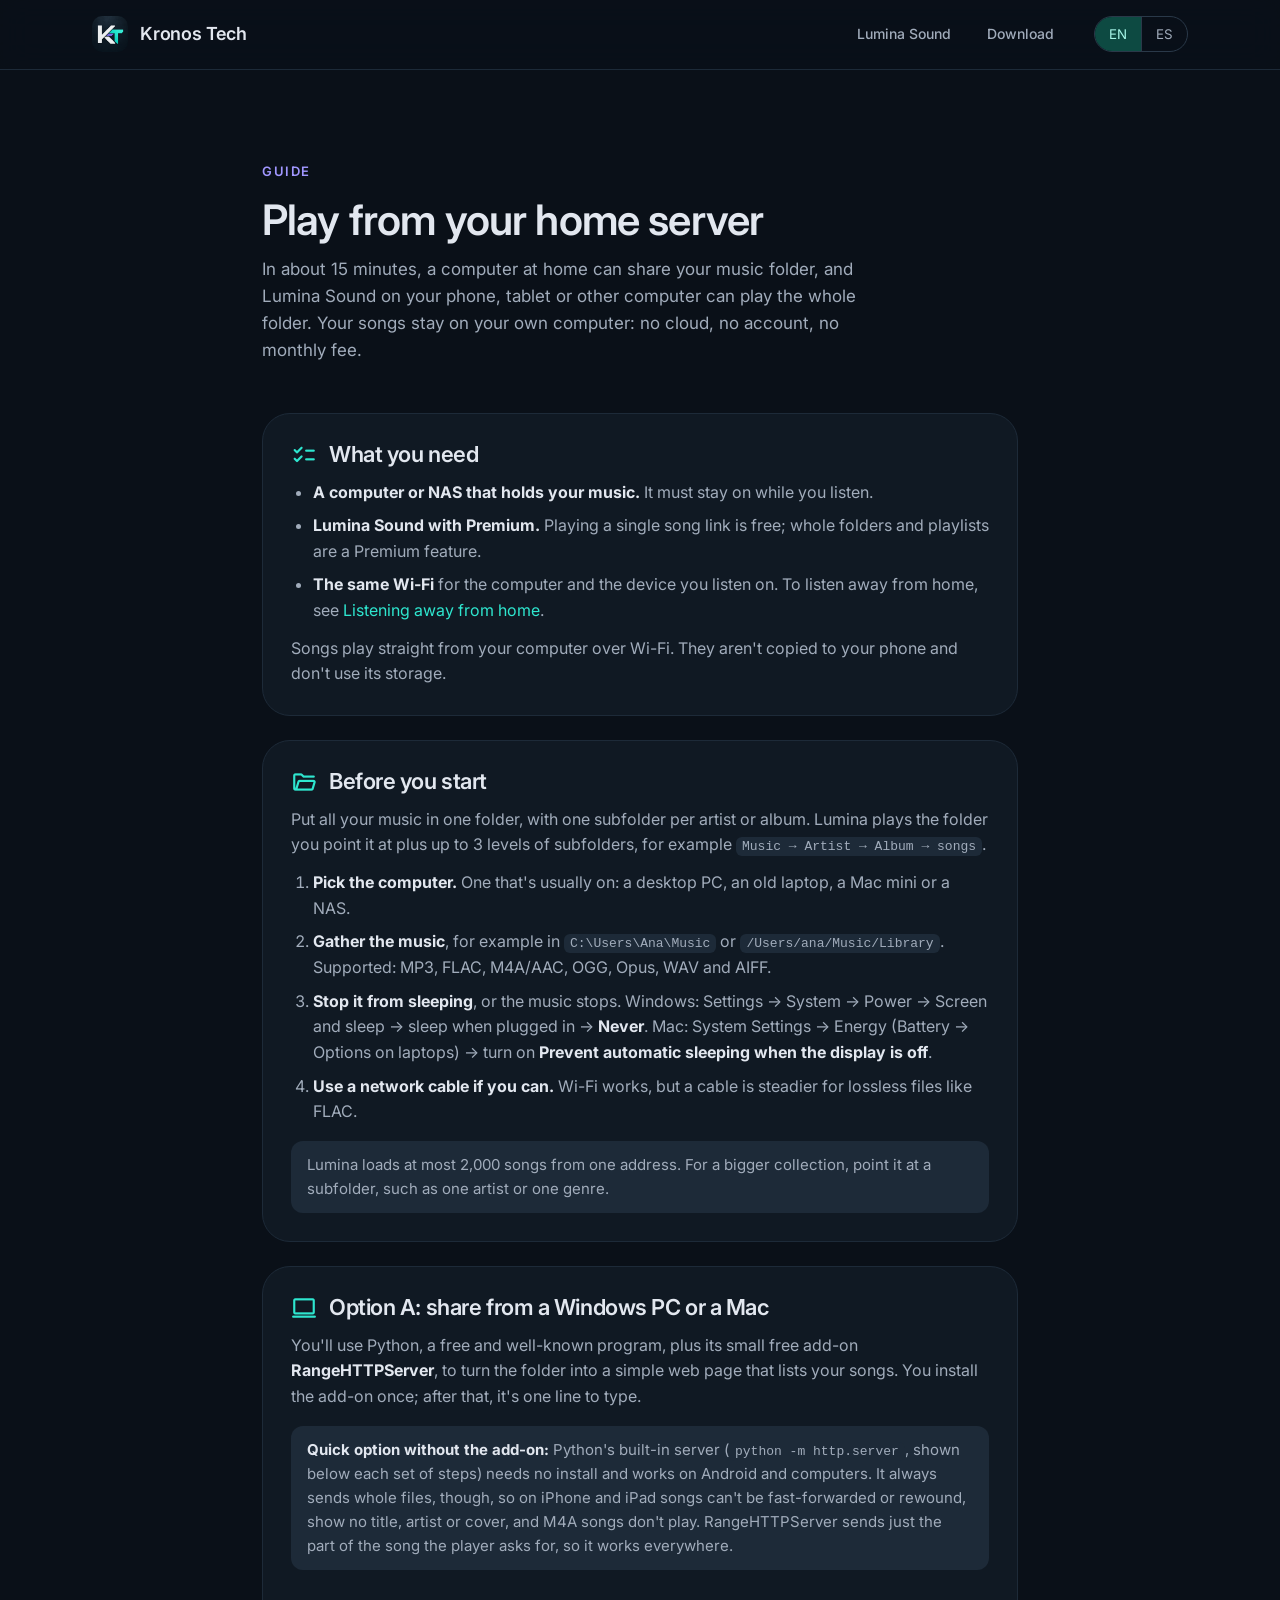
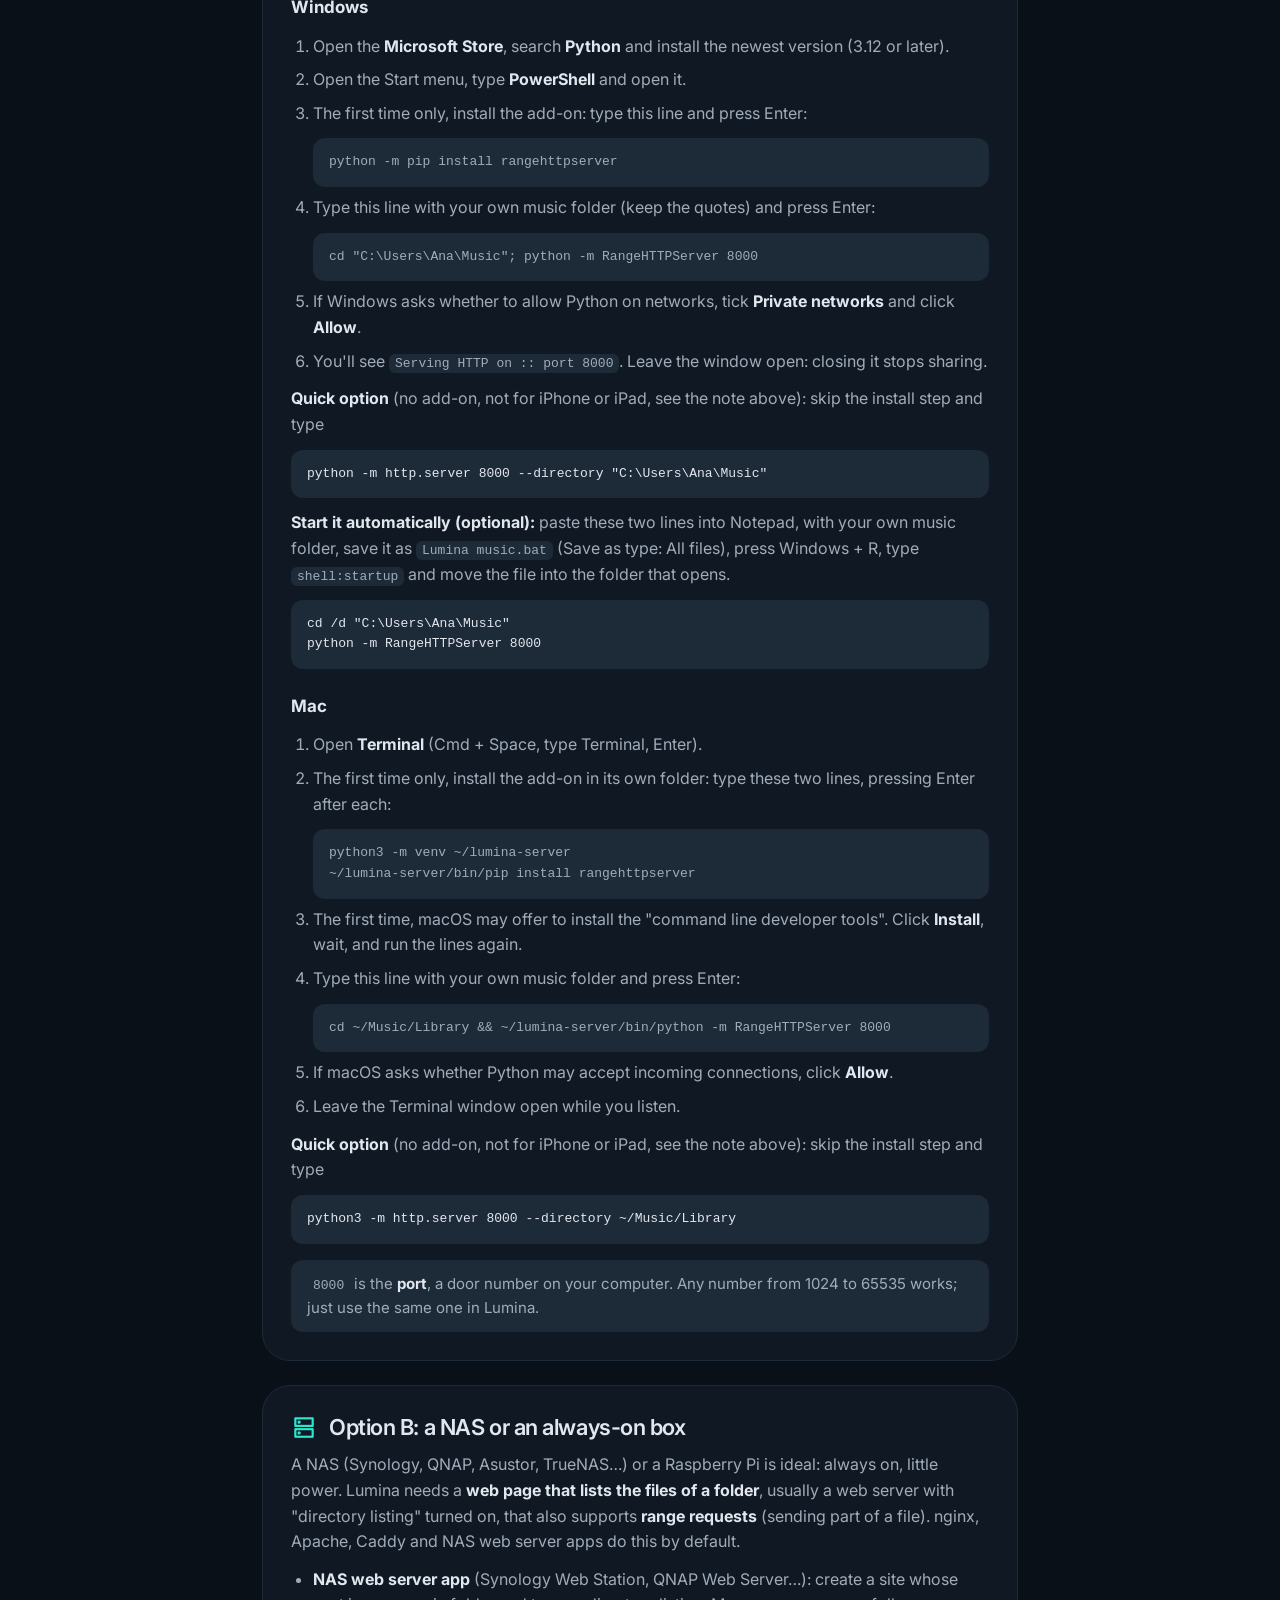
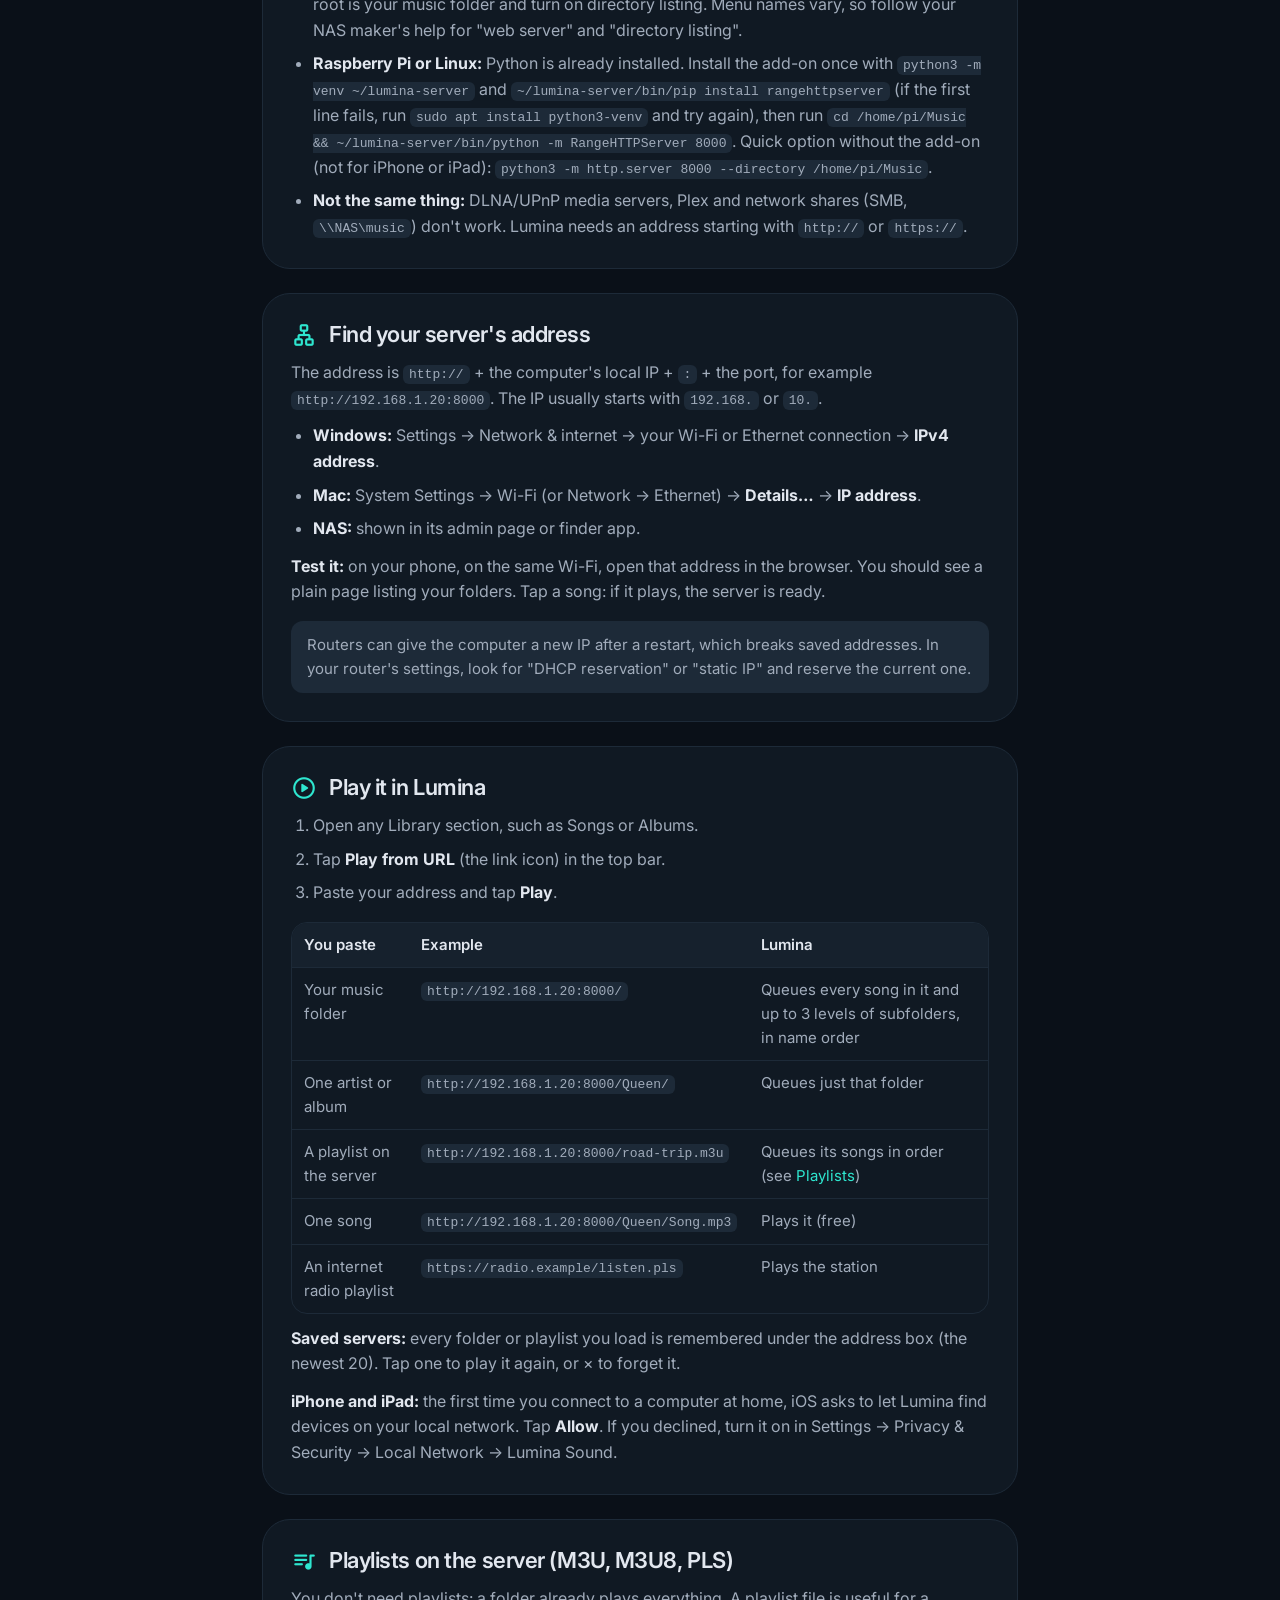
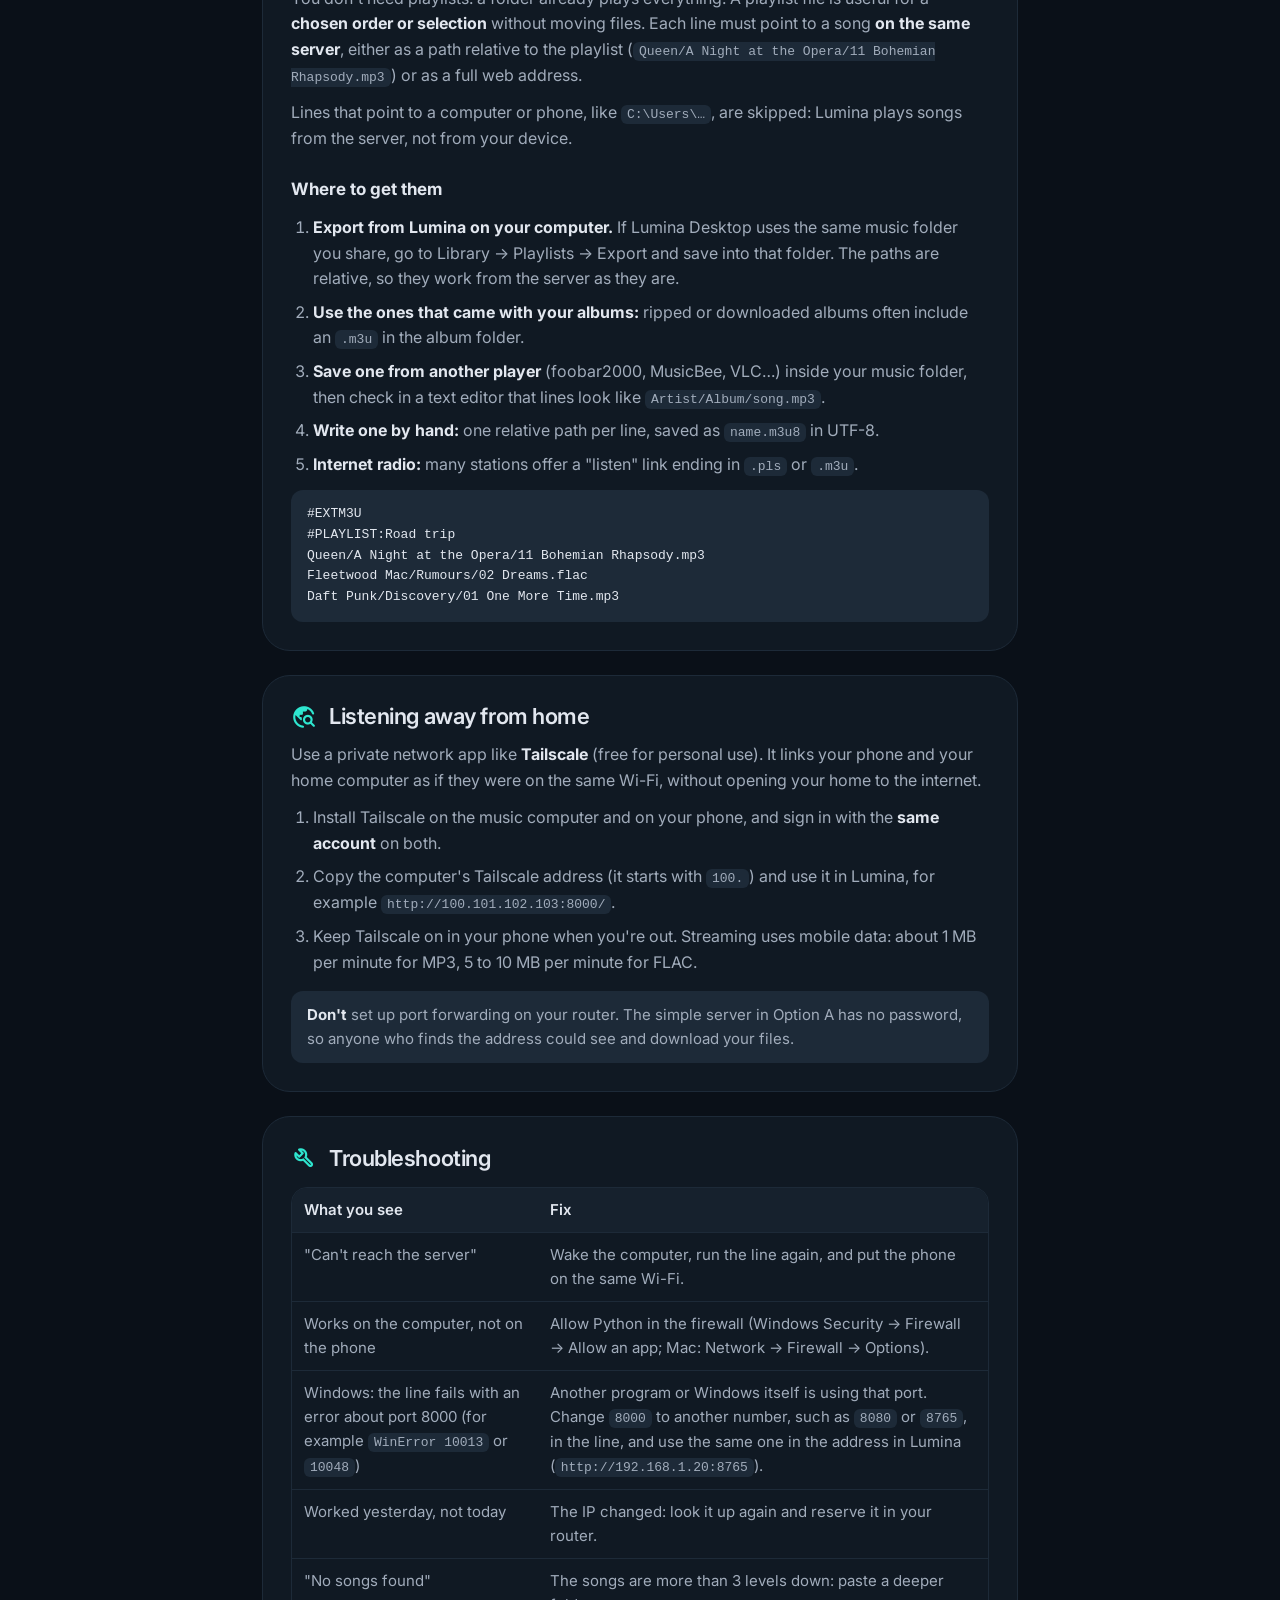
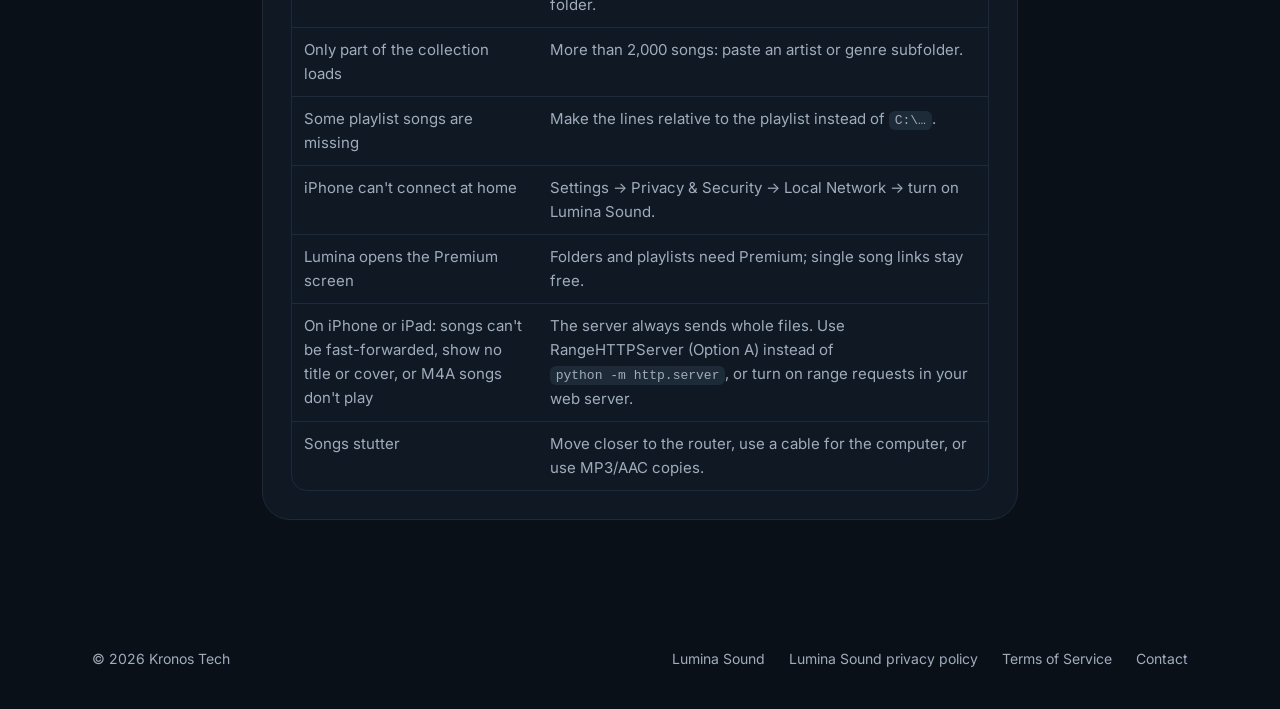
<file: lumina-sound/home-server/index.html>
<!doctype html>
<html lang="en">
<head>
  <meta charset="utf-8">
  <meta name="viewport" content="width=device-width, initial-scale=1">
  <link rel="canonical" href="https://kronos1993.github.io/lumina-sound/home-server/">
  <title>Play from your home server — Lumina Sound</title>
  <meta name="title-en" content="Play from your home server — Lumina Sound">
  <meta name="title-es" content="Reproduce desde tu servidor — Lumina Sound">
  <meta name="description" content="Share your music folder from a computer or NAS at home and play it in Lumina Sound. No cloud, no account, no monthly fee.">
  <meta name="theme-color" content="#0a1018">
  <meta property="og:title" content="Play from your home server — Lumina Sound">
  <meta property="og:description" content="Share your music folder from a computer or NAS at home and play it in Lumina Sound.">
  <meta property="og:type" content="article">
  <meta property="og:url" content="https://kronos1993.github.io/lumina-sound/home-server/">
  <meta property="og:image" content="https://kronos1993.github.io/assets/lumina-sound-icon.png">
  <link rel="icon" href="../../assets/lumina-sound-icon.png" type="image/png">
  <link rel="preconnect" href="https://fonts.googleapis.com">
  <link rel="preconnect" href="https://fonts.gstatic.com" crossorigin>
  <link rel="stylesheet" href="https://fonts.googleapis.com/css2?family=Inter:wght@400;500;600;700&display=swap">
  <link rel="stylesheet" href="https://fonts.googleapis.com/css2?family=Material+Symbols+Rounded:opsz,wght,FILL,GRAD@24,400,0,0&display=block">
  <link rel="stylesheet" href="../../assets/styles.css?v=4">
  <style>
    .guide { max-width: 820px; }
    .guide section { background: var(--surface); border: 1px solid var(--outline-variant); border-radius: var(--radius-l); padding: 28px; margin-top: 24px; }
    .guide h3 { display: flex; align-items: center; gap: 12px; font-size: 22px; margin: 0; }
    .guide h3 .material-symbols-rounded { font-size: 26px; color: var(--primary); }
    .guide h4 { margin: 24px 0 0; font-size: 17px; }
    .guide p, .guide li { color: var(--on-surface-variant); }
    .guide p { margin: 12px 0 0; }
    .guide ol, .guide ul { margin: 12px 0 0; padding-left: 22px; }
    .guide li + li { margin-top: 8px; }
    .guide strong { color: var(--on-surface); }
    .guide code { font-size: 13px; background: var(--surface-highest); padding: 2px 6px; border-radius: 6px; overflow-wrap: anywhere; }
    .guide pre { margin: 12px 0 0; background: var(--surface-highest); padding: 14px 16px; border-radius: 12px; overflow-x: auto; font-size: 13px; line-height: 1.6; }
    .guide pre code { background: none; padding: 0; }
    .guide .note { margin-top: 16px; padding: 12px 16px; border-radius: 12px; background: var(--surface-highest); font-size: 15px; }
    .table-wrap { margin-top: 16px; overflow-x: auto; }
    .guide table { width: 100%; border-collapse: collapse; font-size: 15px; }
    .guide th, .guide td { text-align: left; vertical-align: top; padding: 10px 12px; border-bottom: 1px solid var(--outline-variant); color: var(--on-surface-variant); }
    .guide th { color: var(--on-surface); font-weight: 600; }
    .guide td code { white-space: nowrap; }
  </style>
</head>
<body>
  <header class="topbar">
    <div class="container">
      <a class="brand" href="../../" aria-label="Kronos Tech">
        <img src="../../assets/logo.png" alt="" width="36" height="36">
        Kronos Tech
      </a>
      <nav class="nav" aria-label="Main">
        <a href="../../#lumina-sound">Lumina Sound</a>
        <a href="../"><span data-lang="en">Download</span><span data-lang="es">Descargar</span></a>
      </nav>
      <div class="segmented lang-toggle" role="group" aria-label="Language">
        <button type="button" data-set-lang="en" aria-pressed="true">EN</button>
        <button type="button" data-set-lang="es" aria-pressed="false">ES</button>
      </div>
    </div>
  </header>

  <main>
    <section class="block">
      <div class="container guide">
        <div class="section-head">
          <span class="overline"><span data-lang="en">Guide</span><span data-lang="es">Guía</span></span>
          <h2><span data-lang="en">Play from your home server</span><span data-lang="es">Reproduce desde tu servidor en casa</span></h2>
          <p>
            <span data-lang="en">In about 15 minutes, a computer at home can share your music folder, and Lumina Sound on your phone, tablet or other computer can play the whole folder. Your songs stay on your own computer: no cloud, no account, no monthly fee.</span>
            <span data-lang="es">En unos 15 minutos, un ordenador de tu casa puede compartir tu carpeta de música y Lumina Sound en tu móvil, tablet u otro ordenador puede reproducirla entera. Tus canciones se quedan en tu propio ordenador: sin nube, sin cuenta y sin cuota mensual.</span>
          </p>
        </div>

        <section id="what-you-need">
          <h3><span class="material-symbols-rounded" aria-hidden="true">checklist</span><span data-lang="en">What you need</span><span data-lang="es">Qué necesitas</span></h3>
          <ul>
            <li><span data-lang="en"><strong>A computer or NAS that holds your music.</strong> It must stay on while you listen.</span><span data-lang="es"><strong>Un ordenador o NAS con tu música.</strong> Debe estar encendido mientras escuchas.</span></li>
            <li><span data-lang="en"><strong>Lumina Sound with Premium.</strong> Playing a single song link is free; whole folders and playlists are a Premium feature.</span><span data-lang="es"><strong>Lumina Sound con Premium.</strong> Reproducir el enlace de una sola canción es gratis; las carpetas y listas completas son una función Premium.</span></li>
            <li><span data-lang="en"><strong>The same Wi-Fi</strong> for the computer and the device you listen on. To listen away from home, see <a href="#away">Listening away from home</a>.</span><span data-lang="es"><strong>La misma Wi-Fi</strong> en el ordenador y en el dispositivo donde escuchas. Para escuchar fuera de casa, mira <a href="#away">Escuchar fuera de casa</a>.</span></li>
          </ul>
          <p><span data-lang="en">Songs play straight from your computer over Wi-Fi. They aren't copied to your phone and don't use its storage.</span><span data-lang="es">Las canciones se reproducen directamente desde tu ordenador por Wi-Fi. No se copian al móvil ni ocupan su almacenamiento.</span></p>
        </section>

        <section id="before">
          <h3><span class="material-symbols-rounded" aria-hidden="true">folder_open</span><span data-lang="en">Before you start</span><span data-lang="es">Antes de empezar</span></h3>
          <p><span data-lang="en">Put all your music in one folder, with one subfolder per artist or album. Lumina plays the folder you point it at plus up to 3 levels of subfolders, for example <code>Music → Artist → Album → songs</code>.</span><span data-lang="es">Pon toda tu música en una carpeta, con una subcarpeta por artista o álbum. Lumina reproduce la carpeta que le indiques y hasta 3 niveles de subcarpetas, por ejemplo <code>Música → Artista → Álbum → canciones</code>.</span></p>
          <ol>
            <li><span data-lang="en"><strong>Pick the computer.</strong> One that's usually on: a desktop PC, an old laptop, a Mac mini or a NAS.</span><span data-lang="es"><strong>Elige el ordenador.</strong> Uno que suela estar encendido: un PC de sobremesa, un portátil viejo, un Mac mini o un NAS.</span></li>
            <li><span data-lang="en"><strong>Gather the music</strong>, for example in <code>C:\Users\Ana\Music</code> or <code>/Users/ana/Music/Library</code>. Supported: MP3, FLAC, M4A/AAC, OGG, Opus, WAV and AIFF.</span><span data-lang="es"><strong>Reúne la música</strong>, por ejemplo en <code>C:\Users\Ana\Music</code> o <code>/Users/ana/Music/Library</code>. Formatos: MP3, FLAC, M4A/AAC, OGG, Opus, WAV y AIFF.</span></li>
            <li><span data-lang="en"><strong>Stop it from sleeping</strong>, or the music stops. Windows: Settings → System → Power → Screen and sleep → sleep when plugged in → <strong>Never</strong>. Mac: System Settings → Energy (Battery → Options on laptops) → turn on <strong>Prevent automatic sleeping when the display is off</strong>.</span><span data-lang="es"><strong>Evita que se suspenda</strong>, o la música se corta. Windows: Configuración → Sistema → Energía → Pantalla y suspensión → suspender cuando esté conectado → <strong>Nunca</strong>. Mac: Ajustes del Sistema → Energía (Batería → Opciones en portátiles) → activa <strong>Evitar el reposo automático cuando la pantalla esté apagada</strong>.</span></li>
            <li><span data-lang="en"><strong>Use a network cable if you can.</strong> Wi-Fi works, but a cable is steadier for lossless files like FLAC.</span><span data-lang="es"><strong>Usa cable de red si puedes.</strong> La Wi-Fi funciona, pero el cable es más estable para archivos sin pérdida como FLAC.</span></li>
          </ol>
          <p class="note"><span data-lang="en">Lumina loads at most 2,000 songs from one address. For a bigger collection, point it at a subfolder, such as one artist or one genre.</span><span data-lang="es">Lumina carga como máximo 2.000 canciones por dirección. Para una colección más grande, indícale una subcarpeta, como un artista o un género.</span></p>
        </section>

        <section id="computer">
          <h3><span class="material-symbols-rounded" aria-hidden="true">computer</span><span data-lang="en">Option A: share from a Windows PC or a Mac</span><span data-lang="es">Opción A: compartir desde un PC con Windows o un Mac</span></h3>
          <p><span data-lang="en">You'll use Python, a free and well-known program, plus its small free add-on <strong>RangeHTTPServer</strong>, to turn the folder into a simple web page that lists your songs. You install the add-on once; after that, it's one line to type.</span><span data-lang="es">Usarás Python, un programa gratuito y muy conocido, con su pequeño complemento gratuito <strong>RangeHTTPServer</strong>, para convertir la carpeta en una página web sencilla con tus canciones. El complemento se instala una vez; después es una sola línea.</span></p>
          <p class="note"><span data-lang="en"><strong>Quick option without the add-on:</strong> Python's built-in server (<code>python -m http.server</code>, shown below each set of steps) needs no install and works on Android and computers. It always sends whole files, though, so on iPhone and iPad songs can't be fast-forwarded or rewound, show no title, artist or cover, and M4A songs don't play. RangeHTTPServer sends just the part of the song the player asks for, so it works everywhere.</span><span data-lang="es"><strong>Opción rápida sin el complemento:</strong> el servidor que trae Python (<code>python -m http.server</code>, debajo de cada grupo de pasos) no necesita instalar nada y funciona en Android y en ordenadores. Pero siempre envía archivos enteros, así que en iPhone y iPad no se puede adelantar ni retroceder la canción, no salen el título, el artista ni la portada, y las canciones M4A no suenan. RangeHTTPServer envía solo la parte de la canción que pide el reproductor, así que funciona en todos.</span></p>

          <h4>Windows</h4>
          <ol>
            <li><span data-lang="en">Open the <strong>Microsoft Store</strong>, search <strong>Python</strong> and install the newest version (3.12 or later).</span><span data-lang="es">Abre la <strong>Microsoft Store</strong>, busca <strong>Python</strong> e instala la versión más reciente (3.12 o posterior).</span></li>
            <li><span data-lang="en">Open the Start menu, type <strong>PowerShell</strong> and open it.</span><span data-lang="es">Abre el menú Inicio, escribe <strong>PowerShell</strong> y ábrelo.</span></li>
            <li><span data-lang="en">The first time only, install the add-on: type this line and press Enter:</span><span data-lang="es">Solo la primera vez, instala el complemento: escribe esta línea y pulsa Enter:</span>
              <pre><code>python -m pip install rangehttpserver</code></pre></li>
            <li><span data-lang="en">Type this line with your own music folder (keep the quotes) and press Enter:</span><span data-lang="es">Escribe esta línea con tu carpeta de música (deja las comillas) y pulsa Enter:</span>
              <pre><code>cd "C:\Users\Ana\Music"; python -m RangeHTTPServer 8000</code></pre></li>
            <li><span data-lang="en">If Windows asks whether to allow Python on networks, tick <strong>Private networks</strong> and click <strong>Allow</strong>.</span><span data-lang="es">Si Windows pregunta si permitir Python en redes, marca <strong>Redes privadas</strong> y pulsa <strong>Permitir</strong>.</span></li>
            <li><span data-lang="en">You'll see <code>Serving HTTP on :: port 8000</code>. Leave the window open: closing it stops sharing.</span><span data-lang="es">Verás <code>Serving HTTP on :: port 8000</code>. Deja la ventana abierta: si la cierras, deja de compartir.</span></li>
          </ol>
          <p><span data-lang="en"><strong>Quick option</strong> (no add-on, not for iPhone or iPad, see the note above): skip the install step and type</span><span data-lang="es"><strong>Opción rápida</strong> (sin complemento, no para iPhone ni iPad, mira la nota de arriba): sáltate la instalación y escribe</span></p>
          <pre><code>python -m http.server 8000 --directory "C:\Users\Ana\Music"</code></pre>
          <p><span data-lang="en"><strong>Start it automatically (optional):</strong> paste these two lines into Notepad, with your own music folder, save it as <code>Lumina music.bat</code> (Save as type: All files), press Windows + R, type <code>shell:startup</code> and move the file into the folder that opens.</span><span data-lang="es"><strong>Inicio automático (opcional):</strong> pega estas dos líneas en el Bloc de notas, con tu carpeta de música, guárdala como <code>Lumina music.bat</code> (Tipo: Todos los archivos), pulsa Windows + R, escribe <code>shell:startup</code> y mueve el archivo a la carpeta que se abre.</span></p>
          <pre><code>cd /d "C:\Users\Ana\Music"
python -m RangeHTTPServer 8000</code></pre>

          <h4>Mac</h4>
          <ol>
            <li><span data-lang="en">Open <strong>Terminal</strong> (Cmd + Space, type Terminal, Enter).</span><span data-lang="es">Abre <strong>Terminal</strong> (Cmd + Espacio, escribe Terminal, Enter).</span></li>
            <li><span data-lang="en">The first time only, install the add-on in its own folder: type these two lines, pressing Enter after each:</span><span data-lang="es">Solo la primera vez, instala el complemento en su propia carpeta: escribe estas dos líneas y pulsa Enter después de cada una:</span>
              <pre><code>python3 -m venv ~/lumina-server
~/lumina-server/bin/pip install rangehttpserver</code></pre></li>
            <li><span data-lang="en">The first time, macOS may offer to install the "command line developer tools". Click <strong>Install</strong>, wait, and run the lines again.</span><span data-lang="es">La primera vez, macOS puede ofrecer instalar las "herramientas de desarrollo de línea de comandos". Pulsa <strong>Instalar</strong>, espera y vuelve a ejecutar las líneas.</span></li>
            <li><span data-lang="en">Type this line with your own music folder and press Enter:</span><span data-lang="es">Escribe esta línea con tu carpeta de música y pulsa Enter:</span>
              <pre><code>cd ~/Music/Library &amp;&amp; ~/lumina-server/bin/python -m RangeHTTPServer 8000</code></pre></li>
            <li><span data-lang="en">If macOS asks whether Python may accept incoming connections, click <strong>Allow</strong>.</span><span data-lang="es">Si macOS pregunta si Python puede aceptar conexiones entrantes, pulsa <strong>Permitir</strong>.</span></li>
            <li><span data-lang="en">Leave the Terminal window open while you listen.</span><span data-lang="es">Deja la ventana de Terminal abierta mientras escuchas.</span></li>
          </ol>
          <p><span data-lang="en"><strong>Quick option</strong> (no add-on, not for iPhone or iPad, see the note above): skip the install step and type</span><span data-lang="es"><strong>Opción rápida</strong> (sin complemento, no para iPhone ni iPad, mira la nota de arriba): sáltate la instalación y escribe</span></p>
          <pre><code>python3 -m http.server 8000 --directory ~/Music/Library</code></pre>
          <p class="note"><span data-lang="en"><code>8000</code> is the <strong>port</strong>, a door number on your computer. Any number from 1024 to 65535 works; just use the same one in Lumina.</span><span data-lang="es"><code>8000</code> es el <strong>puerto</strong>, un número de puerta en tu ordenador. Sirve cualquiera entre 1024 y 65535; usa el mismo en Lumina.</span></p>
        </section>

        <section id="nas">
          <h3><span class="material-symbols-rounded" aria-hidden="true">dns</span><span data-lang="en">Option B: a NAS or an always-on box</span><span data-lang="es">Opción B: un NAS o un equipo siempre encendido</span></h3>
          <p><span data-lang="en">A NAS (Synology, QNAP, Asustor, TrueNAS…) or a Raspberry Pi is ideal: always on, little power. Lumina needs a <strong>web page that lists the files of a folder</strong>, usually a web server with "directory listing" turned on, that also supports <strong>range requests</strong> (sending part of a file). nginx, Apache, Caddy and NAS web server apps do this by default.</span><span data-lang="es">Un NAS (Synology, QNAP, Asustor, TrueNAS…) o una Raspberry Pi es ideal: siempre encendido y con poco consumo. Lumina necesita una <strong>página web que liste los archivos de una carpeta</strong>, normalmente un servidor web con el "listado de directorios" activado, que además admita <strong>peticiones por rangos</strong> (enviar parte de un archivo). nginx, Apache, Caddy y las apps de servidor web de los NAS lo hacen por defecto.</span></p>
          <ul>
            <li><span data-lang="en"><strong>NAS web server app</strong> (Synology Web Station, QNAP Web Server…): create a site whose root is your music folder and turn on directory listing. Menu names vary, so follow your NAS maker's help for "web server" and "directory listing".</span><span data-lang="es"><strong>App de servidor web del NAS</strong> (Synology Web Station, QNAP Web Server…): crea un sitio cuya raíz sea tu carpeta de música y activa el listado de directorios. Los menús cambian según el modelo; sigue la ayuda del fabricante sobre "servidor web" y "listado de directorios".</span></li>
            <li><span data-lang="en"><strong>Raspberry Pi or Linux:</strong> Python is already installed. Install the add-on once with <code>python3 -m venv ~/lumina-server</code> and <code>~/lumina-server/bin/pip install rangehttpserver</code> (if the first line fails, run <code>sudo apt install python3-venv</code> and try again), then run <code>cd /home/pi/Music &amp;&amp; ~/lumina-server/bin/python -m RangeHTTPServer 8000</code>. Quick option without the add-on (not for iPhone or iPad): <code>python3 -m http.server 8000 --directory /home/pi/Music</code>.</span><span data-lang="es"><strong>Raspberry Pi o Linux:</strong> Python ya viene instalado. Instala el complemento una vez con <code>python3 -m venv ~/lumina-server</code> y <code>~/lumina-server/bin/pip install rangehttpserver</code> (si la primera línea falla, ejecuta <code>sudo apt install python3-venv</code> y vuelve a probar); después ejecuta <code>cd /home/pi/Music &amp;&amp; ~/lumina-server/bin/python -m RangeHTTPServer 8000</code>. Opción rápida sin complemento (no para iPhone ni iPad): <code>python3 -m http.server 8000 --directory /home/pi/Music</code>.</span></li>
            <li><span data-lang="en"><strong>Not the same thing:</strong> DLNA/UPnP media servers, Plex and network shares (SMB, <code>\\NAS\music</code>) don't work. Lumina needs an address starting with <code>http://</code> or <code>https://</code>.</span><span data-lang="es"><strong>No es lo mismo:</strong> los servidores DLNA/UPnP, Plex y las carpetas compartidas de red (SMB, <code>\\NAS\music</code>) no sirven. Lumina necesita una dirección que empiece por <code>http://</code> o <code>https://</code>.</span></li>
          </ul>
        </section>

        <section id="address">
          <h3><span class="material-symbols-rounded" aria-hidden="true">lan</span><span data-lang="en">Find your server's address</span><span data-lang="es">Encuentra la dirección de tu servidor</span></h3>
          <p><span data-lang="en">The address is <code>http://</code> + the computer's local IP + <code>:</code> + the port, for example <code>http://192.168.1.20:8000</code>. The IP usually starts with <code>192.168.</code> or <code>10.</code>.</span><span data-lang="es">La dirección es <code>http://</code> + la IP local del ordenador + <code>:</code> + el puerto, por ejemplo <code>http://192.168.1.20:8000</code>. La IP suele empezar por <code>192.168.</code> o <code>10.</code>.</span></p>
          <ul>
            <li><span data-lang="en"><strong>Windows:</strong> Settings → Network &amp; internet → your Wi-Fi or Ethernet connection → <strong>IPv4 address</strong>.</span><span data-lang="es"><strong>Windows:</strong> Configuración → Red e Internet → tu conexión Wi-Fi o Ethernet → <strong>Dirección IPv4</strong>.</span></li>
            <li><span data-lang="en"><strong>Mac:</strong> System Settings → Wi-Fi (or Network → Ethernet) → <strong>Details…</strong> → <strong>IP address</strong>.</span><span data-lang="es"><strong>Mac:</strong> Ajustes del Sistema → Wi-Fi (o Red → Ethernet) → <strong>Detalles…</strong> → <strong>Dirección IP</strong>.</span></li>
            <li><span data-lang="en"><strong>NAS:</strong> shown in its admin page or finder app.</span><span data-lang="es"><strong>NAS:</strong> aparece en su panel de administración o en su app de búsqueda.</span></li>
          </ul>
          <p><span data-lang="en"><strong>Test it:</strong> on your phone, on the same Wi-Fi, open that address in the browser. You should see a plain page listing your folders. Tap a song: if it plays, the server is ready.</span><span data-lang="es"><strong>Pruébalo:</strong> en el móvil, en la misma Wi-Fi, abre esa dirección en el navegador. Deberías ver una página sencilla con tus carpetas. Toca una canción: si suena, el servidor está listo.</span></p>
          <p class="note"><span data-lang="en">Routers can give the computer a new IP after a restart, which breaks saved addresses. In your router's settings, look for "DHCP reservation" or "static IP" and reserve the current one.</span><span data-lang="es">El router puede dar otra IP al ordenador tras reiniciarse, y eso rompe las direcciones guardadas. En los ajustes del router, busca "reserva DHCP" o "IP estática" y reserva la actual.</span></p>
        </section>

        <section id="lumina">
          <h3><span class="material-symbols-rounded" aria-hidden="true">play_circle</span><span data-lang="en">Play it in Lumina</span><span data-lang="es">Reprodúcelo en Lumina</span></h3>
          <ol>
            <li><span data-lang="en">Open any Library section, such as Songs or Albums.</span><span data-lang="es">Abre cualquier sección de la Biblioteca, como Canciones o Álbumes.</span></li>
            <li><span data-lang="en">Tap <strong>Play from URL</strong> (the link icon) in the top bar.</span><span data-lang="es">Toca <strong>Reproducir desde URL</strong> (el icono de enlace) en la barra superior.</span></li>
            <li><span data-lang="en">Paste your address and tap <strong>Play</strong>.</span><span data-lang="es">Pega tu dirección y toca <strong>Reproducir</strong>.</span></li>
          </ol>
          <div class="table-wrap">
            <table>
              <thead><tr>
                <th><span data-lang="en">You paste</span><span data-lang="es">Pegas</span></th>
                <th><span data-lang="en">Example</span><span data-lang="es">Ejemplo</span></th>
                <th><span data-lang="en">Lumina</span><span data-lang="es">Lumina</span></th>
              </tr></thead>
              <tbody>
                <tr><td><span data-lang="en">Your music folder</span><span data-lang="es">Tu carpeta de música</span></td><td><code>http://192.168.1.20:8000/</code></td><td><span data-lang="en">Queues every song in it and up to 3 levels of subfolders, in name order</span><span data-lang="es">Pone en cola todas sus canciones y hasta 3 niveles de subcarpetas, por nombre</span></td></tr>
                <tr><td><span data-lang="en">One artist or album</span><span data-lang="es">Un artista o álbum</span></td><td><code>http://192.168.1.20:8000/Queen/</code></td><td><span data-lang="en">Queues just that folder</span><span data-lang="es">Pone en cola solo esa carpeta</span></td></tr>
                <tr><td><span data-lang="en">A playlist on the server</span><span data-lang="es">Una lista en el servidor</span></td><td><code>http://192.168.1.20:8000/road-trip.m3u</code></td><td><span data-lang="en">Queues its songs in order (see <a href="#playlists">Playlists</a>)</span><span data-lang="es">Pone en cola sus canciones en orden (mira <a href="#playlists">Listas</a>)</span></td></tr>
                <tr><td><span data-lang="en">One song</span><span data-lang="es">Una canción</span></td><td><code>http://192.168.1.20:8000/Queen/Song.mp3</code></td><td><span data-lang="en">Plays it (free)</span><span data-lang="es">La reproduce (gratis)</span></td></tr>
                <tr><td><span data-lang="en">An internet radio playlist</span><span data-lang="es">Una lista de radio online</span></td><td><code>https://radio.example/listen.pls</code></td><td><span data-lang="en">Plays the station</span><span data-lang="es">Reproduce la emisora</span></td></tr>
              </tbody>
            </table>
          </div>
          <p><span data-lang="en"><strong>Saved servers:</strong> every folder or playlist you load is remembered under the address box (the newest 20). Tap one to play it again, or × to forget it.</span><span data-lang="es"><strong>Servidores guardados:</strong> cada carpeta o lista que cargas queda guardada bajo el campo de dirección (las 20 más recientes). Tócala para volver a reproducirla o pulsa × para olvidarla.</span></p>
          <p><span data-lang="en"><strong>iPhone and iPad:</strong> the first time you connect to a computer at home, iOS asks to let Lumina find devices on your local network. Tap <strong>Allow</strong>. If you declined, turn it on in Settings → Privacy &amp; Security → Local Network → Lumina Sound.</span><span data-lang="es"><strong>iPhone y iPad:</strong> la primera vez que te conectes a un ordenador de casa, iOS pedirá permiso para que Lumina busque dispositivos en tu red local. Toca <strong>Permitir</strong>. Si lo rechazaste, actívalo en Ajustes → Privacidad y seguridad → Red local → Lumina Sound.</span></p>
        </section>

        <section id="playlists">
          <h3><span class="material-symbols-rounded" aria-hidden="true">queue_music</span><span data-lang="en">Playlists on the server (M3U, M3U8, PLS)</span><span data-lang="es">Listas en el servidor (M3U, M3U8, PLS)</span></h3>
          <p><span data-lang="en">You don't need playlists: a folder already plays everything. A playlist file is useful for a <strong>chosen order or selection</strong> without moving files. Each line must point to a song <strong>on the same server</strong>, either as a path relative to the playlist (<code>Queen/A Night at the Opera/11 Bohemian Rhapsody.mp3</code>) or as a full web address.</span><span data-lang="es">No necesitas listas: una carpeta ya lo reproduce todo. Un archivo de lista sirve para un <strong>orden o una selección</strong> sin mover archivos. Cada línea debe apuntar a una canción <strong>del mismo servidor</strong>, como ruta relativa a la lista (<code>Queen/A Night at the Opera/11 Bohemian Rhapsody.mp3</code>) o como dirección web completa.</span></p>
          <p><span data-lang="en">Lines that point to a computer or phone, like <code>C:\Users\…</code>, are skipped: Lumina plays songs from the server, not from your device.</span><span data-lang="es">Las líneas que apuntan a un ordenador o móvil, como <code>C:\Users\…</code>, se omiten: Lumina reproduce las canciones del servidor, no de tu dispositivo.</span></p>
          <h4><span data-lang="en">Where to get them</span><span data-lang="es">Dónde conseguirlas</span></h4>
          <ol>
            <li><span data-lang="en"><strong>Export from Lumina on your computer.</strong> If Lumina Desktop uses the same music folder you share, go to Library → Playlists → Export and save into that folder. The paths are relative, so they work from the server as they are.</span><span data-lang="es"><strong>Expórtalas desde Lumina en tu ordenador.</strong> Si Lumina Desktop usa la misma carpeta que compartes, ve a Biblioteca → Listas → Exportar y guárdalas en esa carpeta. Las rutas son relativas, así que funcionan desde el servidor tal cual.</span></li>
            <li><span data-lang="en"><strong>Use the ones that came with your albums:</strong> ripped or downloaded albums often include an <code>.m3u</code> in the album folder.</span><span data-lang="es"><strong>Usa las que vienen con tus álbumes:</strong> los álbumes ripeados o descargados suelen traer un <code>.m3u</code> en su carpeta.</span></li>
            <li><span data-lang="en"><strong>Save one from another player</strong> (foobar2000, MusicBee, VLC…) inside your music folder, then check in a text editor that lines look like <code>Artist/Album/song.mp3</code>.</span><span data-lang="es"><strong>Guárdala desde otro reproductor</strong> (foobar2000, MusicBee, VLC…) dentro de tu carpeta de música y comprueba en un editor de texto que las líneas sean como <code>Artista/Álbum/canción.mp3</code>.</span></li>
            <li><span data-lang="en"><strong>Write one by hand:</strong> one relative path per line, saved as <code>name.m3u8</code> in UTF-8.</span><span data-lang="es"><strong>Escríbela a mano:</strong> una ruta relativa por línea, guardada como <code>nombre.m3u8</code> en UTF-8.</span></li>
            <li><span data-lang="en"><strong>Internet radio:</strong> many stations offer a "listen" link ending in <code>.pls</code> or <code>.m3u</code>.</span><span data-lang="es"><strong>Radio online:</strong> muchas emisoras ofrecen un enlace "escuchar" que termina en <code>.pls</code> o <code>.m3u</code>.</span></li>
          </ol>
<pre><code>#EXTM3U
#PLAYLIST:Road trip
Queen/A Night at the Opera/11 Bohemian Rhapsody.mp3
Fleetwood Mac/Rumours/02 Dreams.flac
Daft Punk/Discovery/01 One More Time.mp3</code></pre>
        </section>

        <section id="away">
          <h3><span class="material-symbols-rounded" aria-hidden="true">travel_explore</span><span data-lang="en">Listening away from home</span><span data-lang="es">Escuchar fuera de casa</span></h3>
          <p><span data-lang="en">Use a private network app like <strong>Tailscale</strong> (free for personal use). It links your phone and your home computer as if they were on the same Wi-Fi, without opening your home to the internet.</span><span data-lang="es">Usa una app de red privada como <strong>Tailscale</strong> (gratis para uso personal). Conecta tu móvil y tu ordenador de casa como si estuvieran en la misma Wi-Fi, sin abrir tu casa a Internet.</span></p>
          <ol>
            <li><span data-lang="en">Install Tailscale on the music computer and on your phone, and sign in with the <strong>same account</strong> on both.</span><span data-lang="es">Instala Tailscale en el ordenador de la música y en el móvil, e inicia sesión con la <strong>misma cuenta</strong> en ambos.</span></li>
            <li><span data-lang="en">Copy the computer's Tailscale address (it starts with <code>100.</code>) and use it in Lumina, for example <code>http://100.101.102.103:8000/</code>.</span><span data-lang="es">Copia la dirección Tailscale del ordenador (empieza por <code>100.</code>) y úsala en Lumina, por ejemplo <code>http://100.101.102.103:8000/</code>.</span></li>
            <li><span data-lang="en">Keep Tailscale on in your phone when you're out. Streaming uses mobile data: about 1 MB per minute for MP3, 5 to 10 MB per minute for FLAC.</span><span data-lang="es">Deja Tailscale activado en el móvil cuando salgas. El streaming usa datos móviles: unos 1 MB por minuto en MP3 y de 5 a 10 MB por minuto en FLAC.</span></li>
          </ol>
          <p class="note"><span data-lang="en"><strong>Don't</strong> set up port forwarding on your router. The simple server in Option A has no password, so anyone who finds the address could see and download your files.</span><span data-lang="es"><strong>No</strong> configures la redirección de puertos en el router. El servidor sencillo de la opción A no tiene contraseña: cualquiera que encuentre la dirección podría ver y descargar tus archivos.</span></p>
        </section>

        <section id="troubleshooting">
          <h3><span class="material-symbols-rounded" aria-hidden="true">build</span><span data-lang="en">Troubleshooting</span><span data-lang="es">Solución de problemas</span></h3>
          <div class="table-wrap">
            <table>
              <thead><tr>
                <th><span data-lang="en">What you see</span><span data-lang="es">Qué ves</span></th>
                <th><span data-lang="en">Fix</span><span data-lang="es">Solución</span></th>
              </tr></thead>
              <tbody>
                <tr><td><span data-lang="en">"Can't reach the server"</span><span data-lang="es">"No se puede conectar con el servidor"</span></td><td><span data-lang="en">Wake the computer, run the line again, and put the phone on the same Wi-Fi.</span><span data-lang="es">Despierta el ordenador, vuelve a ejecutar la línea y conecta el móvil a la misma Wi-Fi.</span></td></tr>
                <tr><td><span data-lang="en">Works on the computer, not on the phone</span><span data-lang="es">Funciona en el ordenador pero no en el móvil</span></td><td><span data-lang="en">Allow Python in the firewall (Windows Security → Firewall → Allow an app; Mac: Network → Firewall → Options).</span><span data-lang="es">Permite Python en el firewall (Seguridad de Windows → Firewall → Permitir una aplicación; Mac: Red → Firewall → Opciones).</span></td></tr>
                <tr><td><span data-lang="en">Windows: the line fails with an error about port 8000 (for example <code>WinError 10013</code> or <code>10048</code>)</span><span data-lang="es">Windows: la línea falla con un error sobre el puerto 8000 (por ejemplo <code>WinError 10013</code> o <code>10048</code>)</span></td><td><span data-lang="en">Another program or Windows itself is using that port. Change <code>8000</code> to another number, such as <code>8080</code> or <code>8765</code>, in the line, and use the same one in the address in Lumina (<code>http://192.168.1.20:8765</code>).</span><span data-lang="es">Otro programa o el propio Windows está usando ese puerto. Cambia <code>8000</code> por otro número, como <code>8080</code> o <code>8765</code>, en la línea, y usa el mismo en la dirección en Lumina (<code>http://192.168.1.20:8765</code>).</span></td></tr>
                <tr><td><span data-lang="en">Worked yesterday, not today</span><span data-lang="es">Ayer funcionaba y hoy no</span></td><td><span data-lang="en">The IP changed: look it up again and reserve it in your router.</span><span data-lang="es">Cambió la IP: búscala de nuevo y resérvala en el router.</span></td></tr>
                <tr><td><span data-lang="en">"No songs found"</span><span data-lang="es">"No se encontraron canciones"</span></td><td><span data-lang="en">The songs are more than 3 levels down: paste a deeper folder.</span><span data-lang="es">Las canciones están a más de 3 niveles: pega una carpeta más interna.</span></td></tr>
                <tr><td><span data-lang="en">Only part of the collection loads</span><span data-lang="es">Solo carga parte de la colección</span></td><td><span data-lang="en">More than 2,000 songs: paste an artist or genre subfolder.</span><span data-lang="es">Más de 2.000 canciones: pega la subcarpeta de un artista o género.</span></td></tr>
                <tr><td><span data-lang="en">Some playlist songs are missing</span><span data-lang="es">Faltan canciones de la lista</span></td><td><span data-lang="en">Make the lines relative to the playlist instead of <code>C:\…</code>.</span><span data-lang="es">Usa rutas relativas a la lista en lugar de <code>C:\…</code>.</span></td></tr>
                <tr><td><span data-lang="en">iPhone can't connect at home</span><span data-lang="es">El iPhone no conecta en casa</span></td><td><span data-lang="en">Settings → Privacy &amp; Security → Local Network → turn on Lumina Sound.</span><span data-lang="es">Ajustes → Privacidad y seguridad → Red local → activa Lumina Sound.</span></td></tr>
                <tr><td><span data-lang="en">Lumina opens the Premium screen</span><span data-lang="es">Lumina abre la pantalla Premium</span></td><td><span data-lang="en">Folders and playlists need Premium; single song links stay free.</span><span data-lang="es">Las carpetas y listas requieren Premium; los enlaces a una canción siguen siendo gratis.</span></td></tr>
                <tr><td><span data-lang="en">On iPhone or iPad: songs can't be fast-forwarded, show no title or cover, or M4A songs don't play</span><span data-lang="es">En iPhone o iPad: no se puede adelantar la canción, no salen el título ni la portada, o las M4A no suenan</span></td><td><span data-lang="en">The server always sends whole files. Use RangeHTTPServer (Option A) instead of <code>python -m http.server</code>, or turn on range requests in your web server.</span><span data-lang="es">El servidor siempre envía archivos enteros. Usa RangeHTTPServer (Opción A) en lugar de <code>python -m http.server</code>, o activa las peticiones por rangos en tu servidor web.</span></td></tr>
                <tr><td><span data-lang="en">Songs stutter</span><span data-lang="es">Las canciones se cortan</span></td><td><span data-lang="en">Move closer to the router, use a cable for the computer, or use MP3/AAC copies.</span><span data-lang="es">Acércate al router, usa cable en el ordenador o usa copias MP3/AAC.</span></td></tr>
              </tbody>
            </table>
          </div>
        </section>
      </div>
    </section>
  </main>

  <footer>
    <div class="container">
      <span>© <span data-year>2026</span> Kronos Tech</span>
      <nav aria-label="Footer">
        <a href="../../#lumina-sound">Lumina Sound</a>
        <a href="/lumina-sound-privacy/"><span data-lang="en">Lumina Sound privacy policy</span><span data-lang="es">Privacidad de Lumina Sound</span></a>
        <a href="/lumina-sound/terms/"><span data-lang="en">Terms of Service</span><span data-lang="es">Términos del Servicio</span></a>
        <a href="mailto:kronostech.dev@gmail.com"><span data-lang="en">Contact</span><span data-lang="es">Contacto</span></a>
      </nav>
    </div>
  </footer>

  <script src="../../assets/site.js?v=4"></script>
</body>
</html>
</file>
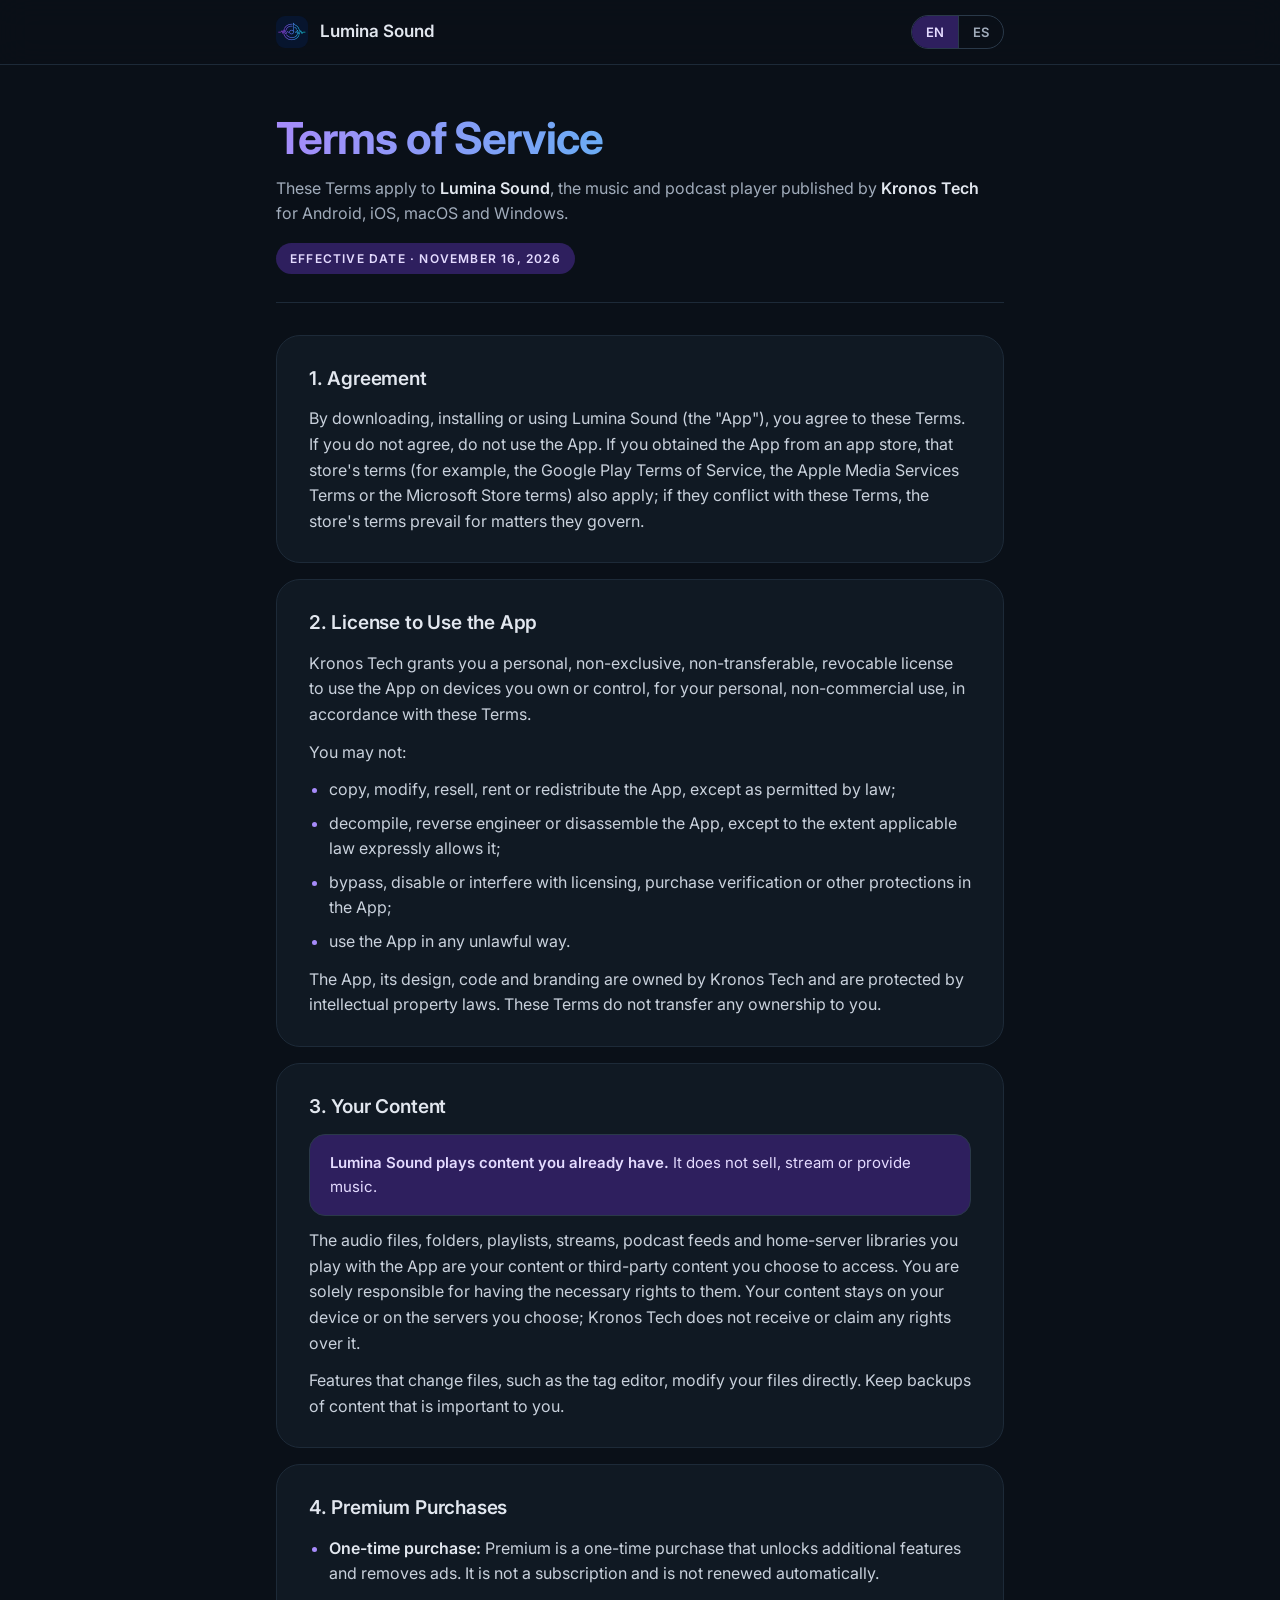
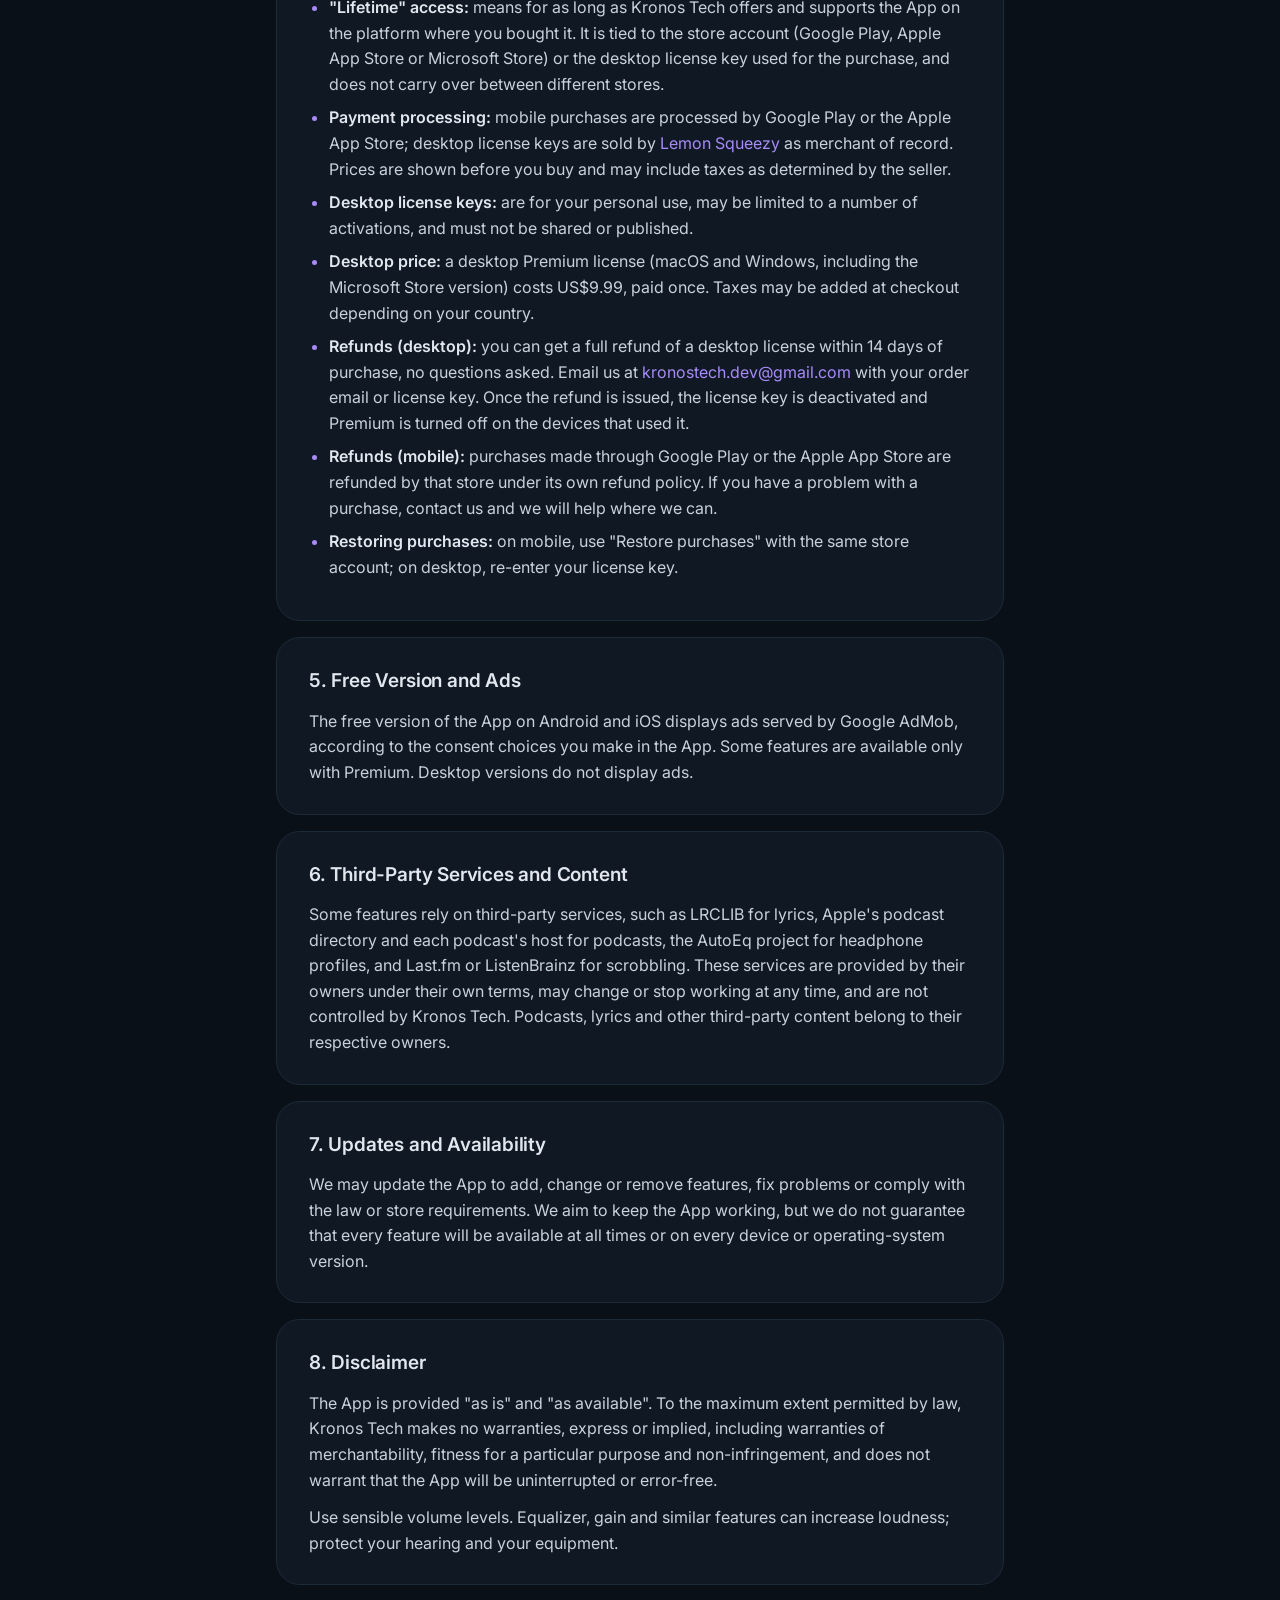
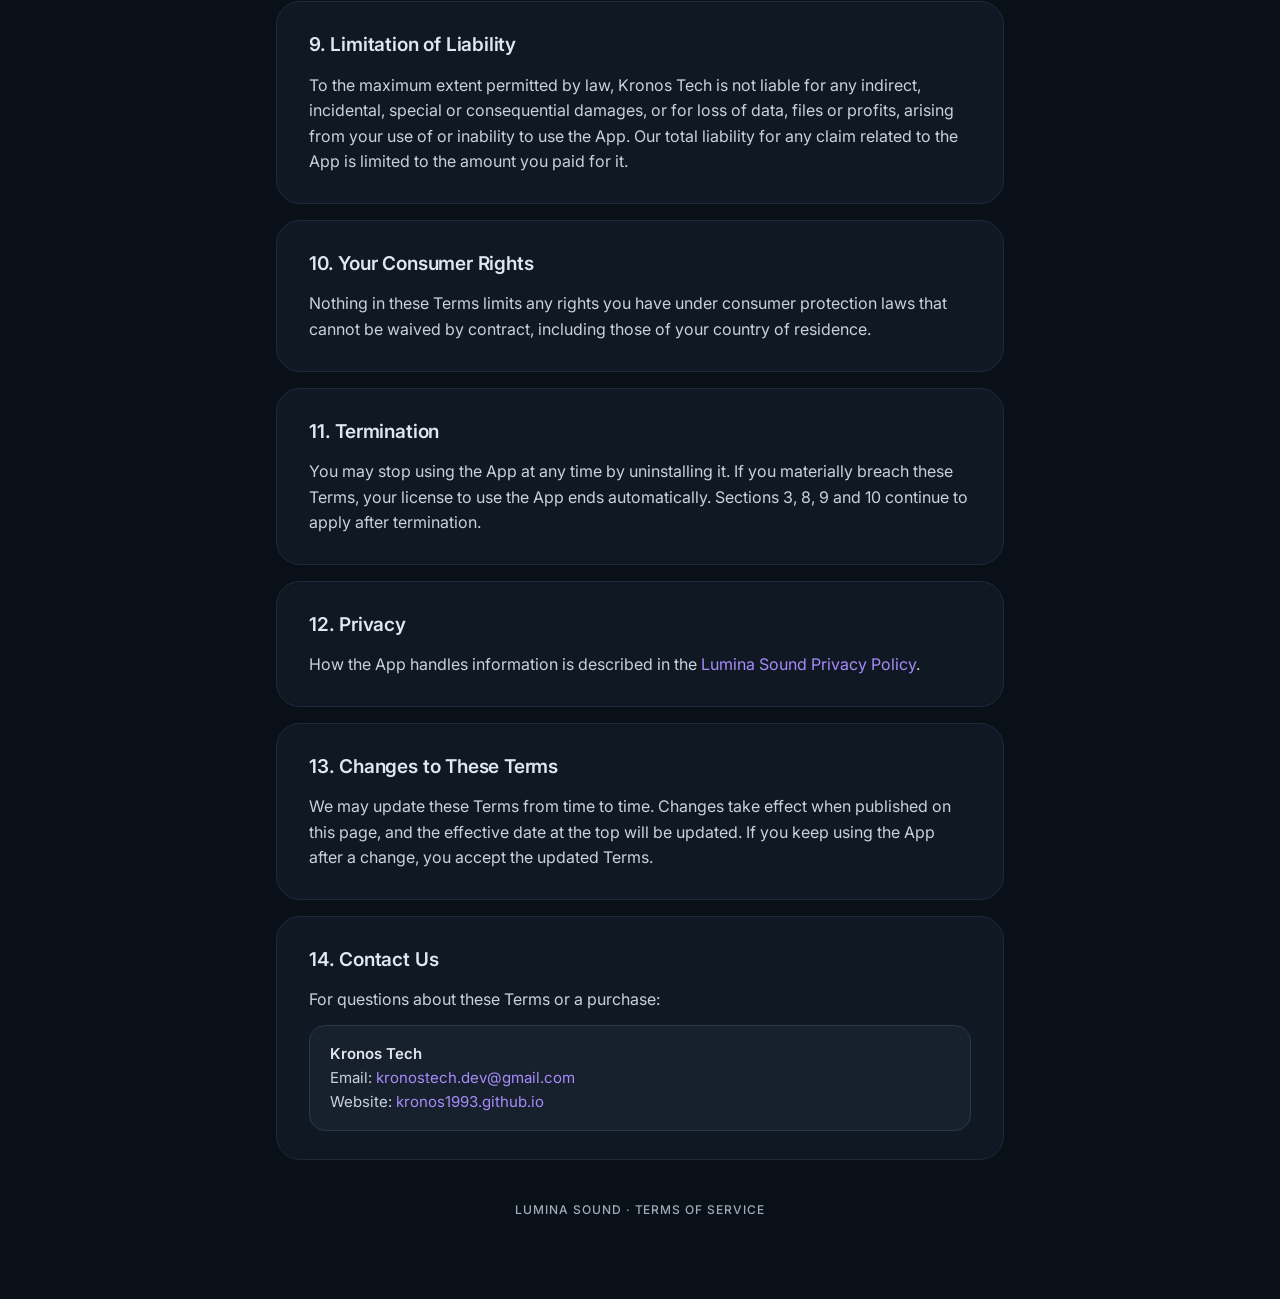
<file: lumina-sound/terms/index.html>
<!DOCTYPE html>
<html lang="en">
<head>
    <meta charset="UTF-8">
    <meta name="viewport" content="width=device-width, initial-scale=1.0">
    <link rel="canonical" href="https://kronos1993.github.io/lumina-sound/terms/">
    <title>Terms of Service — Lumina Sound</title>
    <meta name="title-en" content="Terms of Service — Lumina Sound">
    <meta name="title-es" content="Términos del Servicio — Lumina Sound">
    <meta name="description" content="Terms of Service for Lumina Sound, the music and podcast player by Kronos Tech.">
    <meta name="theme-color" content="#0a1018">
    <link rel="icon" href="../../assets/lumina-sound-icon.png" type="image/png">
    <link rel="preconnect" href="https://fonts.googleapis.com">
    <link rel="preconnect" href="https://fonts.gstatic.com" crossorigin>
    <link rel="stylesheet" href="https://fonts.googleapis.com/css2?family=Inter:wght@400;500;600;700&display=swap">
    <style>
        :root {
          color-scheme: dark;
          --bg: #0a1018;
          --card: #101923;
          --card-high: #16212d;
          --line: #1d2a38;
          --outline: #2a3949;
          --ink: #e2e7ef;
          --body: #c9d1dc;
          --muted: #a1acbb;
          --accent: #a78bfa;
          --accent-2: #22d3ee;
          --accent-container: #2e1f5e;
          --on-accent-container: #e4dbff;
        }
        * { box-sizing: border-box; }
        body {
          margin: 0;
          background: var(--bg);
          color: var(--ink);
          font-family: "Inter", system-ui, -apple-system, "Segoe UI", Roboto, sans-serif;
          line-height: 1.6;
          -webkit-font-smoothing: antialiased;
          overflow-x: hidden;
        }
        html[lang="en"] [data-lang="es"], html[lang="es"] [data-lang="en"] { display: none !important; }
        .topbar {
          position: sticky; top: 0; z-index: 10;
          background: rgb(10 16 24 / .8);
          backdrop-filter: blur(16px); -webkit-backdrop-filter: blur(16px);
          border-bottom: 1px solid var(--line);
        }
        .topbar .inner { max-width: 760px; margin: 0 auto; padding: 0 16px; height: 64px; display: flex; align-items: center; gap: 12px; }
        .brand { display: flex; align-items: center; gap: 12px; color: var(--ink); font-weight: 600; font-size: 17px; text-decoration: none; }
        .brand img { width: 32px; height: 32px; border-radius: 9px; }
        .segmented { margin-left: auto; display: inline-flex; border: 1px solid var(--outline); border-radius: 999px; overflow: hidden; }
        .segmented button {
          font: inherit; font-size: 13px; font-weight: 600; padding: 6px 14px; cursor: pointer;
          background: transparent; color: var(--muted); border: 0;
        }
        .segmented button + button { border-left: 1px solid var(--outline); }
        .segmented button[aria-pressed="true"] { background: var(--accent-container); color: var(--on-accent-container); }
        .wrap { max-width: 760px; margin: 0 auto; padding: 48px 16px 80px; }
        header { position: relative; padding-bottom: 28px; margin-bottom: 32px; border-bottom: 1px solid var(--line); }
        header h1 {
          font-size: clamp(32px, 6vw, 44px);
          font-weight: 700;
          margin: 0 0 12px;
          letter-spacing: -0.02em;
          line-height: 1.15;
          background: linear-gradient(100deg, var(--accent), var(--accent-2));
          -webkit-background-clip: text; background-clip: text; color: transparent;
        }
        header p { margin: 0; color: var(--muted); font-size: 16px; }
        header strong { color: var(--ink); }
        .meta {
          display: inline-block; font-size: 12px; font-weight: 600; letter-spacing: .1em;
          color: var(--on-accent-container); background: var(--accent-container);
          border-radius: 999px; padding: 6px 14px; margin-top: 16px;
        }
        section {
          background: var(--card);
          border: 1px solid var(--line);
          border-radius: 24px;
          padding: 24px;
          margin-bottom: 16px;
        }
        @media (min-width: 640px) { section { padding: 28px 32px; } }
        h2 { font-size: 19px; font-weight: 600; letter-spacing: -0.01em; margin: 0 0 12px; color: var(--ink); }
        p { margin: 0 0 12px; color: var(--body); }
        p:last-child { margin-bottom: 0; }
        strong { color: var(--ink); font-weight: 600; }
        ul { margin: 0 0 12px; padding-left: 20px; color: var(--body); }
        li { margin-bottom: 8px; }
        li::marker { color: var(--accent); }
        a { color: var(--accent); text-decoration: none; }
        a:hover { text-decoration: underline; }
        .contact-box {
          background: var(--card-high); border: 1px solid var(--outline); border-radius: 16px;
          padding: 16px 20px; font-size: 15px; color: var(--body); overflow-wrap: anywhere;
        }
        .highlight {
          background: var(--accent-container); border: 1px solid var(--outline); border-radius: 16px;
          padding: 16px 20px; font-size: 15px; color: var(--on-accent-container);
        }
        .highlight strong { color: var(--on-accent-container); }
        footer { text-align: center; margin-top: 40px; color: var(--muted); font-size: 12px; font-weight: 500; letter-spacing: .08em; }
        footer a { color: var(--muted); }
    </style>
</head>
<body>
<div class="topbar">
    <div class="inner">
        <a class="brand" href="../">
            <img src="../../assets/lumina-sound-icon.png" alt="" width="32" height="32">
            Lumina Sound
        </a>
        <div class="segmented" role="group" aria-label="Language">
            <button type="button" data-set-lang="en" aria-pressed="true">EN</button>
            <button type="button" data-set-lang="es" aria-pressed="false">ES</button>
        </div>
    </div>
</div>

<!-- ============================ ENGLISH ============================ -->
<div class="wrap" data-lang="en">
    <header>
        <h1>Terms of Service</h1>
        <p>These Terms apply to <strong>Lumina Sound</strong>, the music and podcast player published by <strong>Kronos Tech</strong> for Android, iOS, macOS and Windows.</p>
        <span class="meta">EFFECTIVE DATE · NOVEMBER 16, 2026</span>
    </header>

    <section>
        <h2>1. Agreement</h2>
        <p>By downloading, installing or using Lumina Sound (the "App"), you agree to these Terms. If you do not agree, do not use the App. If you obtained the App from an app store, that store's terms (for example, the Google Play Terms of Service, the Apple Media Services Terms or the Microsoft Store terms) also apply; if they conflict with these Terms, the store's terms prevail for matters they govern.</p>
    </section>

    <section>
        <h2>2. License to Use the App</h2>
        <p>Kronos Tech grants you a personal, non-exclusive, non-transferable, revocable license to use the App on devices you own or control, for your personal, non-commercial use, in accordance with these Terms.</p>
        <p>You may not:</p>
        <ul>
            <li>copy, modify, resell, rent or redistribute the App, except as permitted by law;</li>
            <li>decompile, reverse engineer or disassemble the App, except to the extent applicable law expressly allows it;</li>
            <li>bypass, disable or interfere with licensing, purchase verification or other protections in the App;</li>
            <li>use the App in any unlawful way.</li>
        </ul>
        <p>The App, its design, code and branding are owned by Kronos Tech and are protected by intellectual property laws. These Terms do not transfer any ownership to you.</p>
    </section>

    <section>
        <h2>3. Your Content</h2>
        <div class="highlight">
            <strong>Lumina Sound plays content you already have.</strong> It does not sell, stream or provide music.
        </div>
        <p style="margin-top:12px">The audio files, folders, playlists, streams, podcast feeds and home-server libraries you play with the App are your content or third-party content you choose to access. You are solely responsible for having the necessary rights to them. Your content stays on your device or on the servers you choose; Kronos Tech does not receive or claim any rights over it.</p>
        <p>Features that change files, such as the tag editor, modify your files directly. Keep backups of content that is important to you.</p>
    </section>

    <section>
        <h2>4. Premium Purchases</h2>
        <ul>
            <li><strong>One-time purchase:</strong> Premium is a one-time purchase that unlocks additional features and removes ads. It is not a subscription and is not renewed automatically.</li>
            <li><strong>"Lifetime" access:</strong> means for as long as Kronos Tech offers and supports the App on the platform where you bought it. It is tied to the store account (Google Play, Apple App Store or Microsoft Store) or the desktop license key used for the purchase, and does not carry over between different stores.</li>
            <li><strong>Payment processing:</strong> mobile purchases are processed by Google Play or the Apple App Store; desktop license keys are sold by <a href="https://www.lemonsqueezy.com/" target="_blank" rel="noopener">Lemon Squeezy</a> as merchant of record. Prices are shown before you buy and may include taxes as determined by the seller.</li>
            <li><strong>Desktop license keys:</strong> are for your personal use, may be limited to a number of activations, and must not be shared or published.</li>
            <li><strong>Desktop price:</strong> a desktop Premium license (macOS and Windows, including the Microsoft Store version) costs US$9.99, paid once. Taxes may be added at checkout depending on your country.</li>
            <li><strong>Refunds (desktop):</strong> you can get a full refund of a desktop license within 14 days of purchase, no questions asked. Email us at <a href="mailto:kronostech.dev@gmail.com">kronostech.dev@gmail.com</a> with your order email or license key. Once the refund is issued, the license key is deactivated and Premium is turned off on the devices that used it.</li>
            <li><strong>Refunds (mobile):</strong> purchases made through Google Play or the Apple App Store are refunded by that store under its own refund policy. If you have a problem with a purchase, contact us and we will help where we can.</li>
            <li><strong>Restoring purchases:</strong> on mobile, use "Restore purchases" with the same store account; on desktop, re-enter your license key.</li>
        </ul>
    </section>

    <section>
        <h2>5. Free Version and Ads</h2>
        <p>The free version of the App on Android and iOS displays ads served by Google AdMob, according to the consent choices you make in the App. Some features are available only with Premium. Desktop versions do not display ads.</p>
    </section>

    <section>
        <h2>6. Third-Party Services and Content</h2>
        <p>Some features rely on third-party services, such as LRCLIB for lyrics, Apple's podcast directory and each podcast's host for podcasts, the AutoEq project for headphone profiles, and Last.fm or ListenBrainz for scrobbling. These services are provided by their owners under their own terms, may change or stop working at any time, and are not controlled by Kronos Tech. Podcasts, lyrics and other third-party content belong to their respective owners.</p>
    </section>

    <section>
        <h2>7. Updates and Availability</h2>
        <p>We may update the App to add, change or remove features, fix problems or comply with the law or store requirements. We aim to keep the App working, but we do not guarantee that every feature will be available at all times or on every device or operating-system version.</p>
    </section>

    <section>
        <h2>8. Disclaimer</h2>
        <p>The App is provided "as is" and "as available". To the maximum extent permitted by law, Kronos Tech makes no warranties, express or implied, including warranties of merchantability, fitness for a particular purpose and non-infringement, and does not warrant that the App will be uninterrupted or error-free.</p>
        <p>Use sensible volume levels. Equalizer, gain and similar features can increase loudness; protect your hearing and your equipment.</p>
    </section>

    <section>
        <h2>9. Limitation of Liability</h2>
        <p>To the maximum extent permitted by law, Kronos Tech is not liable for any indirect, incidental, special or consequential damages, or for loss of data, files or profits, arising from your use of or inability to use the App. Our total liability for any claim related to the App is limited to the amount you paid for it.</p>
    </section>

    <section>
        <h2>10. Your Consumer Rights</h2>
        <p>Nothing in these Terms limits any rights you have under consumer protection laws that cannot be waived by contract, including those of your country of residence.</p>
    </section>

    <section>
        <h2>11. Termination</h2>
        <p>You may stop using the App at any time by uninstalling it. If you materially breach these Terms, your license to use the App ends automatically. Sections 3, 8, 9 and 10 continue to apply after termination.</p>
    </section>

    <section>
        <h2>12. Privacy</h2>
        <p>How the App handles information is described in the <a href="/lumina-sound-privacy/">Lumina Sound Privacy Policy</a>.</p>
    </section>

    <section>
        <h2>13. Changes to These Terms</h2>
        <p>We may update these Terms from time to time. Changes take effect when published on this page, and the effective date at the top will be updated. If you keep using the App after a change, you accept the updated Terms.</p>
    </section>

    <section>
        <h2>14. Contact Us</h2>
        <p>For questions about these Terms or a purchase:</p>
        <div class="contact-box">
            <strong>Kronos Tech</strong><br>
            Email: <a href="mailto:kronostech.dev@gmail.com">kronostech.dev@gmail.com</a><br>
            Website: <a href="https://kronos1993.github.io/">kronos1993.github.io</a>
        </div>
    </section>

    <footer>
        LUMINA SOUND · TERMS OF SERVICE
    </footer>
</div>

<!-- ============================ ESPAÑOL ============================ -->
<div class="wrap" data-lang="es">
    <header>
        <h1>Términos del Servicio</h1>
        <p>Estos Términos se aplican a <strong>Lumina Sound</strong>, el reproductor de música y podcasts publicado por <strong>Kronos Tech</strong> para Android, iOS, macOS y Windows.</p>
        <span class="meta">FECHA DE ENTRADA EN VIGOR · 16 DE NOVIEMBRE DE 2026</span>
    </header>

    <section>
        <h2>1. Aceptación</h2>
        <p>Al descargar, instalar o usar Lumina Sound (la "App"), aceptas estos Términos. Si no estás de acuerdo, no uses la App. Si obtuviste la App en una tienda de aplicaciones, también se aplican los términos de esa tienda (por ejemplo, los Términos del Servicio de Google Play, los Términos de los Servicios Multimedia de Apple o los términos de Microsoft Store); si entran en conflicto con estos Términos, prevalecen los de la tienda en las materias que regulan.</p>
    </section>

    <section>
        <h2>2. Licencia de uso de la App</h2>
        <p>Kronos Tech te concede una licencia personal, no exclusiva, intransferible y revocable para usar la App en dispositivos de tu propiedad o bajo tu control, para uso personal y no comercial, de acuerdo con estos Términos.</p>
        <p>No puedes:</p>
        <ul>
            <li>copiar, modificar, revender, alquilar ni redistribuir la App, salvo en lo que permita la ley;</li>
            <li>descompilar, aplicar ingeniería inversa ni desensamblar la App, salvo en la medida en que la ley aplicable lo permita expresamente;</li>
            <li>eludir, desactivar o interferir con las licencias, la verificación de compras u otras protecciones de la App;</li>
            <li>usar la App de cualquier forma ilícita.</li>
        </ul>
        <p>La App, su diseño, su código y su marca pertenecen a Kronos Tech y están protegidos por las leyes de propiedad intelectual. Estos Términos no te transfieren ninguna titularidad.</p>
    </section>

    <section>
        <h2>3. Tu contenido</h2>
        <div class="highlight">
            <strong>Lumina Sound reproduce el contenido que ya tienes.</strong> No vende, transmite ni proporciona música.
        </div>
        <p style="margin-top:12px">Los archivos de audio, carpetas, listas, streams, feeds de podcasts y bibliotecas de servidores domésticos que reproduces con la App son contenido tuyo o contenido de terceros al que decides acceder. Eres el único responsable de contar con los derechos necesarios sobre ellos. Tu contenido permanece en tu dispositivo o en los servidores que elijas; Kronos Tech no lo recibe ni reclama ningún derecho sobre él.</p>
        <p>Las funciones que modifican archivos, como el editor de etiquetas, cambian tus archivos directamente. Guarda copias de seguridad del contenido que te importe.</p>
    </section>

    <section>
        <h2>4. Compras Premium</h2>
        <ul>
            <li><strong>Pago único:</strong> Premium es una compra única que desbloquea funciones adicionales y elimina los anuncios. No es una suscripción y no se renueva automáticamente.</li>
            <li><strong>Acceso "de por vida":</strong> significa mientras Kronos Tech ofrezca y dé soporte a la App en la plataforma donde la compraste. Está vinculado a la cuenta de la tienda (Google Play, Apple App Store o Microsoft Store) o a la clave de licencia de escritorio usada en la compra, y no se traslada entre tiendas distintas.</li>
            <li><strong>Procesamiento de pagos:</strong> las compras en móvil las procesan Google Play o Apple App Store; las claves de licencia de escritorio las vende <a href="https://www.lemonsqueezy.com/" target="_blank" rel="noopener">Lemon Squeezy</a> como comerciante registrado (merchant of record). Los precios se muestran antes de comprar y pueden incluir impuestos según determine el vendedor.</li>
            <li><strong>Claves de licencia de escritorio:</strong> son para tu uso personal, pueden estar limitadas a un número de activaciones y no deben compartirse ni publicarse.</li>
            <li><strong>Precio en escritorio:</strong> una licencia Premium de escritorio (macOS y Windows, incluida la versión de Microsoft Store) cuesta US$9,99, en un único pago. Según tu país, pueden añadirse impuestos al pagar.</li>
            <li><strong>Reembolsos (escritorio):</strong> puedes obtener el reembolso completo de una licencia de escritorio dentro de los 14 días posteriores a la compra, sin preguntas. Escríbenos a <a href="mailto:kronostech.dev@gmail.com">kronostech.dev@gmail.com</a> con el correo de tu pedido o tu clave de licencia. Una vez emitido el reembolso, la clave de licencia se desactiva y Premium deja de estar activo en los dispositivos que la usaban.</li>
            <li><strong>Reembolsos (móvil):</strong> las compras hechas a través de Google Play o Apple App Store las reembolsa esa tienda según su propia política de reembolso. Si tienes un problema con una compra, contáctanos y te ayudaremos en lo que podamos.</li>
            <li><strong>Restaurar compras:</strong> en móvil, usa "Restaurar compras" con la misma cuenta de la tienda; en escritorio, vuelve a introducir tu clave de licencia.</li>
        </ul>
    </section>

    <section>
        <h2>5. Versión gratuita y anuncios</h2>
        <p>La versión gratuita de la App en Android e iOS muestra anuncios servidos por Google AdMob, según las opciones de consentimiento que elijas en la App. Algunas funciones solo están disponibles con Premium. Las versiones de escritorio no muestran anuncios.</p>
    </section>

    <section>
        <h2>6. Servicios y contenido de terceros</h2>
        <p>Algunas funciones dependen de servicios de terceros, como LRCLIB para las letras, el directorio de podcasts de Apple y el servidor de cada podcast para los podcasts, el proyecto AutoEq para los perfiles de auriculares, y Last.fm o ListenBrainz para el scrobbling. Estos servicios los prestan sus propietarios bajo sus propios términos, pueden cambiar o dejar de funcionar en cualquier momento y no están bajo el control de Kronos Tech. Los podcasts, las letras y demás contenido de terceros pertenecen a sus respectivos titulares.</p>
    </section>

    <section>
        <h2>7. Actualizaciones y disponibilidad</h2>
        <p>Podemos actualizar la App para añadir, cambiar o retirar funciones, corregir problemas o cumplir con la ley o los requisitos de las tiendas. Procuramos que la App siga funcionando, pero no garantizamos que todas las funciones estén disponibles en todo momento ni en todos los dispositivos o versiones del sistema operativo.</p>
    </section>

    <section>
        <h2>8. Exención de garantías</h2>
        <p>La App se proporciona "tal cual" y "según disponibilidad". En la máxima medida permitida por la ley, Kronos Tech no ofrece garantías, expresas ni implícitas, incluidas las de comerciabilidad, idoneidad para un fin concreto y no infracción, ni garantiza que la App funcione sin interrupciones ni errores.</p>
        <p>Usa niveles de volumen razonables. El ecualizador, la ganancia y funciones similares pueden aumentar el volumen; protege tu audición y tus equipos.</p>
    </section>

    <section>
        <h2>9. Limitación de responsabilidad</h2>
        <p>En la máxima medida permitida por la ley, Kronos Tech no será responsable de daños indirectos, incidentales, especiales o consecuentes, ni de la pérdida de datos, archivos o beneficios, derivados del uso o la imposibilidad de usar la App. Nuestra responsabilidad total por cualquier reclamación relacionada con la App se limita al importe que pagaste por ella.</p>
    </section>

    <section>
        <h2>10. Tus derechos como consumidor</h2>
        <p>Nada de lo dispuesto en estos Términos limita los derechos que te otorguen las leyes de protección al consumidor que no puedan excluirse por contrato, incluidas las de tu país de residencia.</p>
    </section>

    <section>
        <h2>11. Terminación</h2>
        <p>Puedes dejar de usar la App en cualquier momento desinstalándola. Si incumples gravemente estos Términos, tu licencia de uso termina automáticamente. Las secciones 3, 8, 9 y 10 siguen aplicándose después de la terminación.</p>
    </section>

    <section>
        <h2>12. Privacidad</h2>
        <p>La forma en que la App trata la información se describe en la <a href="/lumina-sound-privacy/">Política de Privacidad de Lumina Sound</a>.</p>
    </section>

    <section>
        <h2>13. Cambios en estos Términos</h2>
        <p>Podemos actualizar estos Términos ocasionalmente. Los cambios entran en vigor al publicarse en esta página, y se actualizará la fecha de entrada en vigor indicada arriba. Si sigues usando la App después de un cambio, aceptas los Términos actualizados.</p>
    </section>

    <section>
        <h2>14. Contacto</h2>
        <p>Para preguntas sobre estos Términos o sobre una compra:</p>
        <div class="contact-box">
            <strong>Kronos Tech</strong><br>
            Correo: <a href="mailto:kronostech.dev@gmail.com">kronostech.dev@gmail.com</a><br>
            Sitio web: <a href="https://kronos1993.github.io/">kronos1993.github.io</a>
        </div>
    </section>

    <footer>
        LUMINA SOUND · TÉRMINOS DEL SERVICIO
    </footer>
</div>

<script src="../../assets/site.js?v=4"></script>
</body>
</html>
</file>
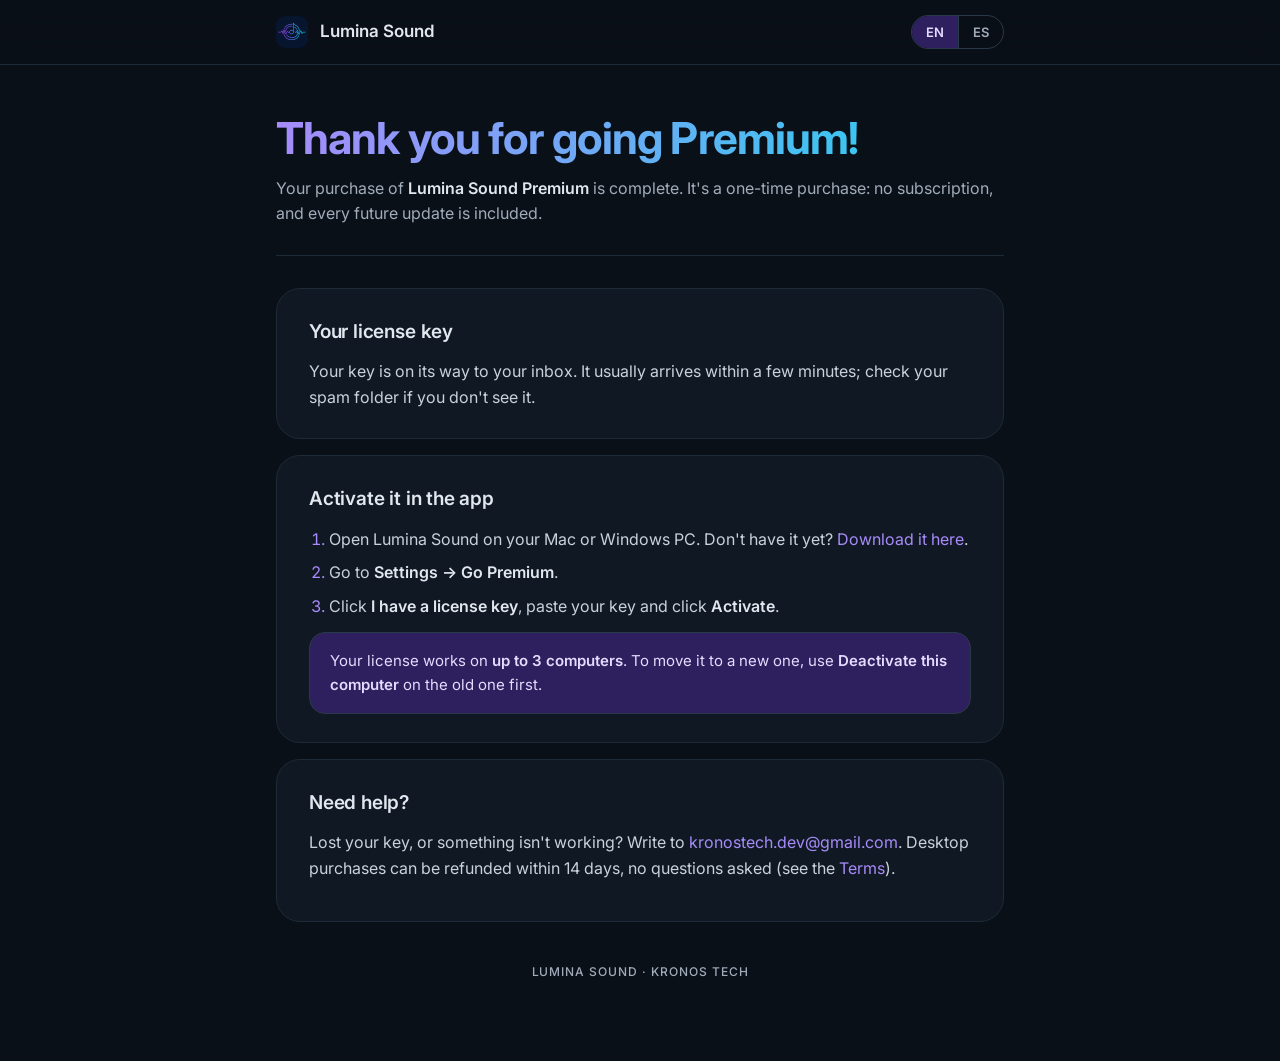
<file: lumina-sound/thanks/index.html>
<!DOCTYPE html>
<html lang="en">
<head>
    <meta charset="UTF-8">
    <meta name="viewport" content="width=device-width, initial-scale=1.0">
    <meta name="robots" content="noindex">
    <!-- The license key arrives in the URL; never pass it on to another site. -->
    <meta name="referrer" content="no-referrer">
    <link rel="canonical" href="https://kronos1993.github.io/lumina-sound/thanks/">
    <title>Thank you — Lumina Sound Premium</title>
    <meta name="title-en" content="Thank you — Lumina Sound Premium">
    <meta name="title-es" content="Gracias — Lumina Sound Premium">
    <meta name="theme-color" content="#0a1018">
    <link rel="icon" href="../../assets/lumina-sound-icon.png" type="image/png">
    <link rel="preconnect" href="https://fonts.googleapis.com">
    <link rel="preconnect" href="https://fonts.gstatic.com" crossorigin>
    <link rel="stylesheet" href="https://fonts.googleapis.com/css2?family=Inter:wght@400;500;600;700&display=swap">
    <style>
        :root {
          color-scheme: dark;
          --bg: #0a1018;
          --card: #101923;
          --card-high: #16212d;
          --line: #1d2a38;
          --outline: #2a3949;
          --ink: #e2e7ef;
          --body: #c9d1dc;
          --muted: #a1acbb;
          --accent: #a78bfa;
          --accent-2: #22d3ee;
          --accent-container: #2e1f5e;
          --on-accent-container: #e4dbff;
          --error-container: #4a1d24;
          --on-error-container: #ffd9dc;
        }
        * { box-sizing: border-box; }
        body {
          margin: 0;
          background: var(--bg);
          color: var(--ink);
          font-family: "Inter", system-ui, -apple-system, "Segoe UI", Roboto, sans-serif;
          line-height: 1.6;
          -webkit-font-smoothing: antialiased;
          overflow-x: hidden;
        }
        html[lang="en"] [data-lang="es"], html[lang="es"] [data-lang="en"] { display: none !important; }
        [hidden] { display: none !important; }
        .topbar {
          position: sticky; top: 0; z-index: 10;
          background: rgb(10 16 24 / .8);
          backdrop-filter: blur(16px); -webkit-backdrop-filter: blur(16px);
          border-bottom: 1px solid var(--line);
        }
        .topbar .inner { max-width: 760px; margin: 0 auto; padding: 0 16px; height: 64px; display: flex; align-items: center; gap: 12px; }
        .brand { display: flex; align-items: center; gap: 12px; color: var(--ink); font-weight: 600; font-size: 17px; text-decoration: none; }
        .brand img { width: 32px; height: 32px; border-radius: 9px; }
        .segmented { margin-left: auto; display: inline-flex; border: 1px solid var(--outline); border-radius: 999px; overflow: hidden; }
        .segmented button {
          font: inherit; font-size: 13px; font-weight: 600; padding: 6px 14px; cursor: pointer;
          background: transparent; color: var(--muted); border: 0;
        }
        .segmented button + button { border-left: 1px solid var(--outline); }
        .segmented button[aria-pressed="true"] { background: var(--accent-container); color: var(--on-accent-container); }
        .wrap { max-width: 760px; margin: 0 auto; padding: 48px 16px 80px; }
        header { padding-bottom: 28px; margin-bottom: 32px; border-bottom: 1px solid var(--line); }
        header h1 {
          font-size: clamp(32px, 6vw, 44px);
          font-weight: 700;
          margin: 0 0 12px;
          letter-spacing: -0.02em;
          line-height: 1.15;
          background: linear-gradient(100deg, var(--accent), var(--accent-2));
          -webkit-background-clip: text; background-clip: text; color: transparent;
        }
        header p { margin: 0; color: var(--muted); font-size: 16px; }
        section {
          background: var(--card);
          border: 1px solid var(--line);
          border-radius: 24px;
          padding: 24px;
          margin-bottom: 16px;
        }
        @media (min-width: 640px) { section { padding: 28px 32px; } }
        h2 { font-size: 19px; font-weight: 600; letter-spacing: -0.01em; margin: 0 0 12px; color: var(--ink); }
        p { margin: 0 0 12px; color: var(--body); }
        p:last-child { margin-bottom: 0; }
        strong { color: var(--ink); font-weight: 600; }
        ol, ul { margin: 0 0 12px; padding-left: 20px; color: var(--body); }
        li { margin-bottom: 8px; }
        li::marker { color: var(--accent); }
        a { color: var(--accent); text-decoration: none; }
        a:hover { text-decoration: underline; }
        .key-list { display: grid; gap: 12px; margin-bottom: 12px; }
        .key {
          display: flex; align-items: center; gap: 12px; flex-wrap: wrap;
          background: var(--card-high); border: 1px solid var(--outline); border-radius: 16px; padding: 14px 16px;
        }
        .key code {
          flex: 1 1 260px; font-family: ui-monospace, "SF Mono", Menlo, Consolas, monospace; font-size: 16px;
          color: var(--ink); letter-spacing: .02em; overflow-wrap: anywhere; user-select: all;
        }
        .btn {
          font: inherit; font-size: 14px; font-weight: 600; cursor: pointer; text-decoration: none;
          display: inline-flex; align-items: center; justify-content: center;
          padding: 8px 18px; border-radius: 999px; border: 0;
          background: var(--accent-container); color: var(--on-accent-container);
        }
        .btn:hover { text-decoration: none; filter: brightness(1.15); }
        .highlight {
          background: var(--accent-container); border: 1px solid var(--outline); border-radius: 16px;
          padding: 16px 20px; font-size: 15px; color: var(--on-accent-container);
        }
        .highlight strong { color: var(--on-accent-container); }
        .failed { background: var(--error-container); border-color: var(--outline); }
        .failed h2, .failed p, .failed strong { color: var(--on-error-container); }
        .failed .actions { display: flex; gap: 12px; flex-wrap: wrap; margin-top: 16px; }
        .snackbar {
          position: fixed; left: 50%; bottom: 24px; transform: translate(-50%, 24px); opacity: 0;
          background: var(--card-high); color: var(--ink); border: 1px solid var(--outline);
          border-radius: 12px; padding: 10px 18px; font-size: 14px; font-weight: 500;
          transition: opacity .2s, transform .2s; pointer-events: none;
        }
        .snackbar.show { opacity: 1; transform: translate(-50%, 0); }
        footer { text-align: center; margin-top: 40px; color: var(--muted); font-size: 12px; font-weight: 500; letter-spacing: .08em; }
        footer a { color: var(--muted); }
    </style>
</head>
<body>
<div class="topbar">
    <div class="inner">
        <a class="brand" href="../">
            <img src="../../assets/lumina-sound-icon.png" alt="" width="32" height="32">
            Lumina Sound
        </a>
        <div class="segmented" role="group" aria-label="Language">
            <button type="button" data-set-lang="en" aria-pressed="true">EN</button>
            <button type="button" data-set-lang="es" aria-pressed="false">ES</button>
        </div>
    </div>
</div>

<div class="wrap">
    <!-- Shown only when Dodo reports a status other than "succeeded". -->
    <section class="failed" data-state="failed" hidden>
        <h2><span data-lang="en">Your payment wasn't completed</span><span data-lang="es">Tu pago no se completó</span></h2>
        <p data-lang="en">No license key was issued. You can try again, or write to us if the charge shows up on your statement.</p>
        <p data-lang="es">No se emitió ninguna clave de licencia. Puedes intentarlo de nuevo, o escríbenos si el cargo aparece en tu estado de cuenta.</p>
        <div class="actions">
            <a class="btn" href="../#premium"><span data-lang="en">Back to Premium</span><span data-lang="es">Volver a Premium</span></a>
            <a class="btn" href="mailto:kronostech.dev@gmail.com"><span data-lang="en">Contact us</span><span data-lang="es">Contáctanos</span></a>
        </div>
    </section>

    <div data-state="succeeded">
        <header>
            <h1><span data-lang="en">Thank you for going Premium!</span><span data-lang="es">¡Gracias por hacerte Premium!</span></h1>
            <p data-lang="en">Your purchase of <strong>Lumina Sound Premium</strong> is complete. It's a one-time purchase: no subscription, and every future update is included.</p>
            <p data-lang="es">Tu compra de <strong>Lumina Sound Premium</strong> está completa. Es un pago único: sin suscripción, y todas las actualizaciones futuras están incluidas.</p>
        </header>

        <section>
            <h2><span data-lang="en">Your license key</span><span data-lang="es">Tu clave de licencia</span></h2>
            <div class="key-list" data-keys hidden></div>
            <p data-keys-present hidden>
                <span data-lang="en">We also emailed it to you<span data-email-en></span>. Keep that email: it's your proof of purchase.</span>
                <span data-lang="es">También te la enviamos por correo<span data-email-es></span>. Guarda ese correo: es tu comprobante de compra.</span>
            </p>
            <p data-keys-missing>
                <span data-lang="en">Your key is on its way to your inbox<span data-email-en></span>. It usually arrives within a few minutes; check your spam folder if you don't see it.</span>
                <span data-lang="es">Tu clave va camino a tu correo<span data-email-es></span>. Suele llegar en pocos minutos; revisa la carpeta de spam si no la ves.</span>
            </p>
        </section>

        <section>
            <h2><span data-lang="en">Activate it in the app</span><span data-lang="es">Actívala en la app</span></h2>
            <ol data-lang="en">
                <li>Open Lumina Sound on your Mac or Windows PC. Don't have it yet? <a href="../#macos">Download it here</a>.</li>
                <li>Go to <strong>Settings → Go Premium</strong>.</li>
                <li>Click <strong>I have a license key</strong>, paste your key and click <strong>Activate</strong>.</li>
            </ol>
            <ol data-lang="es">
                <li>Abre Lumina Sound en tu Mac o PC con Windows. ¿Aún no la tienes? <a href="../#macos">Descárgala aquí</a>.</li>
                <li>Ve a <strong>Ajustes → Hazte Premium</strong>.</li>
                <li>Pulsa <strong>Tengo una clave de licencia</strong>, pega tu clave y pulsa <strong>Activar</strong>.</li>
            </ol>
            <div class="highlight">
                <span data-lang="en">Your license works on <strong>up to 3 computers</strong>. To move it to a new one, use <strong>Deactivate this computer</strong> on the old one first.</span>
                <span data-lang="es">Tu licencia funciona en <strong>hasta 3 equipos</strong>. Para pasarla a uno nuevo, usa primero <strong>Desactivar este equipo</strong> en el anterior.</span>
            </div>
        </section>

        <section>
            <h2><span data-lang="en">Need help?</span><span data-lang="es">¿Necesitas ayuda?</span></h2>
            <p data-lang="en">Lost your key, or something isn't working? Write to <a href="mailto:kronostech.dev@gmail.com">kronostech.dev@gmail.com</a>. Desktop purchases can be refunded within 14 days, no questions asked (see the <a href="../terms/">Terms</a>).</p>
            <p data-lang="es">¿Perdiste tu clave o algo no funciona? Escríbenos a <a href="mailto:kronostech.dev@gmail.com">kronostech.dev@gmail.com</a>. Las compras de escritorio se pueden reembolsar en un plazo de 14 días, sin preguntas (consulta los <a href="../terms/">Términos</a>).</p>
        </section>
    </div>

    <footer>
        LUMINA SOUND · KRONOS TECH
    </footer>
</div>

<div class="snackbar" role="status">
    <span data-lang="en">Copied</span><span data-lang="es">Copiado</span>
</div>

<script>
// Dodo appends payment_id, status, email and license_key (comma-separated) to this page's URL.
// Everything stays in the browser: the query is removed from the address bar right away.
(function () {
  var params = new URLSearchParams(location.search);
  var status = params.get("status");
  var email = params.get("email");
  var keys = (params.get("license_key") || "").split(",").map(function (k) { return k.trim(); }).filter(Boolean);
  if (location.search) history.replaceState(null, "", location.pathname + location.hash);

  if (status && status !== "succeeded") {
    document.querySelector('[data-state="failed"]').hidden = false;
    document.querySelector('[data-state="succeeded"]').hidden = true;
    return;
  }

  if (email) {
    document.querySelectorAll("[data-email-en]").forEach(function (el) { el.textContent = " at " + email; });
    document.querySelectorAll("[data-email-es]").forEach(function (el) { el.textContent = " a " + email; });
  }

  if (keys.length) {
    var list = document.querySelector("[data-keys]");
    keys.forEach(function (key) {
      var row = document.createElement("div");
      row.className = "key";
      var code = document.createElement("code");
      code.textContent = key;
      var btn = document.createElement("button");
      btn.type = "button";
      btn.className = "btn";
      btn.dataset.copy = key;
      btn.innerHTML = '<span data-lang="en">Copy</span><span data-lang="es">Copiar</span>';
      row.appendChild(code);
      row.appendChild(btn);
      list.appendChild(row);
    });
    list.hidden = false;
    document.querySelector("[data-keys-present]").hidden = false;
    document.querySelector("[data-keys-missing]").hidden = true;
  }
})();
</script>
<script src="../../assets/site.js?v=4"></script>
</body>
</html>
</file>
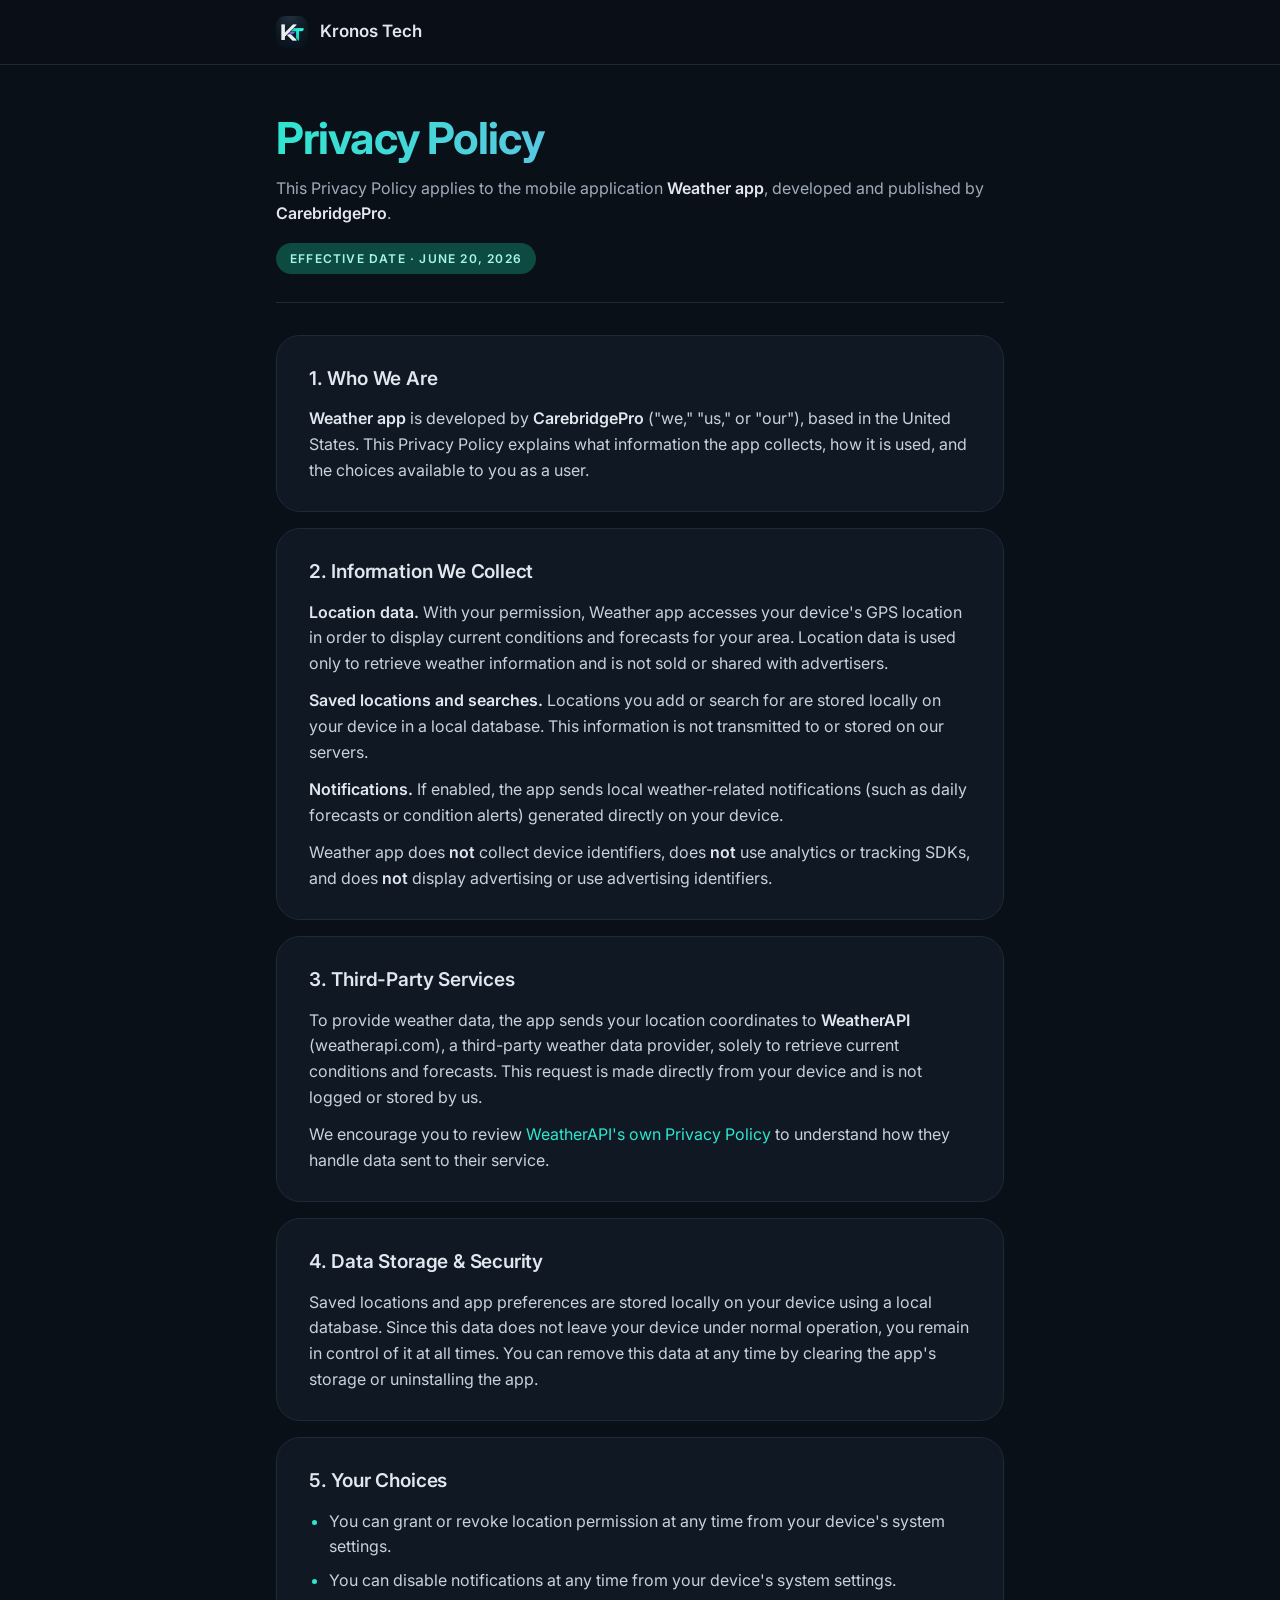
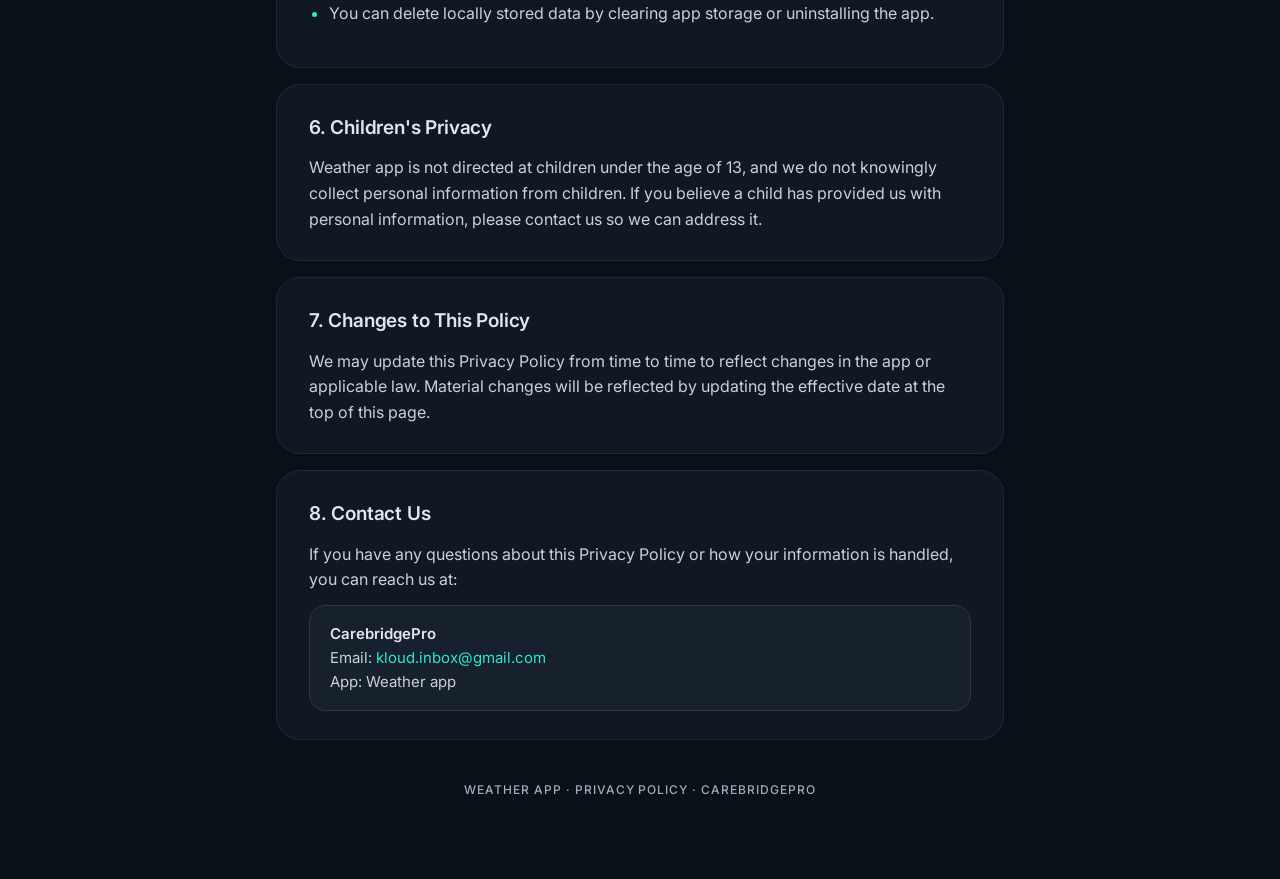
<file: weather-app/privacy/index.html>
<!DOCTYPE html>
<html lang="en">
<head>
    <meta charset="UTF-8">
    <meta name="viewport" content="width=device-width, initial-scale=1.0">
    <link rel="canonical" href="https://kronos1993.github.io/weather-app/privacy/">
    <title>Privacy Policy — Weather app</title>
    <meta name="theme-color" content="#0a1018">
    <link rel="icon" href="../../assets/logo.png" type="image/png">
    <link rel="preconnect" href="https://fonts.googleapis.com">
    <link rel="preconnect" href="https://fonts.gstatic.com" crossorigin>
    <link rel="stylesheet" href="https://fonts.googleapis.com/css2?family=Inter:wght@400;500;600;700&display=swap">
    <style>
        :root {
          color-scheme: dark;
          --bg: #0a1018;
          --card: #101923;
          --card-high: #16212d;
          --line: #1d2a38;
          --outline: #2a3949;
          --ink: #e2e7ef;
          --body: #c9d1dc;
          --muted: #a1acbb;
          --accent: #2ee6cf;
          --accent-2: #a197ff;
          --accent-container: #0d4a42;
          --on-accent-container: #a6f6e8;
        }
        * { box-sizing: border-box; }
        body {
          margin: 0;
          background: var(--bg);
          color: var(--ink);
          font-family: "Inter", system-ui, -apple-system, "Segoe UI", Roboto, sans-serif;
          line-height: 1.6;
          -webkit-font-smoothing: antialiased;
          overflow-x: hidden;
        }
        .topbar {
          position: sticky; top: 0; z-index: 10;
          background: rgb(10 16 24 / .8);
          backdrop-filter: blur(16px); -webkit-backdrop-filter: blur(16px);
          border-bottom: 1px solid var(--line);
        }
        .topbar .inner { max-width: 760px; margin: 0 auto; padding: 0 16px; height: 64px; display: flex; align-items: center; }
        .brand { display: flex; align-items: center; gap: 12px; color: var(--ink); font-weight: 600; font-size: 17px; text-decoration: none; }
        .brand img { width: 32px; height: 32px; border-radius: 9px; }
        .wrap {
          max-width: 760px;
          margin: 0 auto;
          padding: 48px 16px 80px;
        }
        header {
          position: relative;
          padding-bottom: 28px;
          margin-bottom: 32px;
          border-bottom: 1px solid var(--line);
        }
        header h1 {
          font-size: clamp(32px, 6vw, 44px);
          font-weight: 700;
          margin: 0 0 12px;
          letter-spacing: -0.02em;
          line-height: 1.15;
          background: linear-gradient(100deg, var(--accent), var(--accent-2));
          -webkit-background-clip: text; background-clip: text; color: transparent;
        }
        header p {
          margin: 0;
          color: var(--muted);
          font-size: 16px;
        }
        header strong { color: var(--ink); }
        .meta {
          display: inline-block;
          font-size: 12px;
          font-weight: 600;
          letter-spacing: .1em;
          color: var(--on-accent-container);
          background: var(--accent-container);
          border-radius: 999px;
          padding: 6px 14px;
          margin-top: 16px;
        }
        section {
          background: var(--card);
          border: 1px solid var(--line);
          border-radius: 24px;
          padding: 24px;
          margin-bottom: 16px;
        }
        @media (min-width: 640px) { section { padding: 28px 32px; } }
        h2 {
          font-size: 19px;
          font-weight: 600;
          letter-spacing: -0.01em;
          margin: 0 0 12px;
          color: var(--ink);
        }
        p { margin: 0 0 12px; color: var(--body); }
        p:last-child { margin-bottom: 0; }
        strong { color: var(--ink); font-weight: 600; }
        ul { margin: 0 0 12px; padding-left: 20px; color: var(--body); }
        li { margin-bottom: 8px; }
        li::marker { color: var(--accent); }
        a { color: var(--accent); text-decoration: none; }
        a:hover { text-decoration: underline; }
        .contact-box {
          background: var(--card-high);
          border: 1px solid var(--outline);
          border-radius: 16px;
          padding: 16px 20px;
          font-size: 15px;
          color: var(--body);
          overflow-wrap: anywhere;
        }
        footer {
          text-align: center;
          margin-top: 40px;
          color: var(--muted);
          font-size: 12px;
          font-weight: 500;
          letter-spacing: .08em;
        }
        footer a { color: var(--muted); }
        .highlight {
          background: var(--accent-container);
          border: 1px solid var(--outline);
          border-radius: 16px;
          padding: 16px 20px;
          font-size: 15px;
          color: var(--on-accent-container);
        }
        .highlight strong { color: var(--on-accent-container); }
    </style>
</head>
<body>
<div class="topbar">
    <div class="inner">
        <a class="brand" href="../../">
            <img src="../../assets/logo.png" alt="" width="32" height="32">
            Kronos Tech
        </a>
    </div>
</div>
<div class="wrap">

    <header>
        <h1>Privacy Policy</h1>
        <p>This Privacy Policy applies to the mobile application <strong>Weather app</strong>, developed and published by <strong>CarebridgePro</strong>.</p>
        <span class="meta">EFFECTIVE DATE · JUNE 20, 2026</span>
    </header>

    <section>
        <h2>1. Who We Are</h2>
        <p><strong>Weather app</strong> is developed by <strong>CarebridgePro</strong> ("we," "us," or "our"), based in the United States. This Privacy Policy explains what information the app collects, how it is used, and the choices available to you as a user.</p>
    </section>

    <section>
        <h2>2. Information We Collect</h2>
        <p><strong>Location data.</strong> With your permission, Weather app accesses your device's GPS location in order to display current conditions and forecasts for your area. Location data is used only to retrieve weather information and is not sold or shared with advertisers.</p>
        <p><strong>Saved locations and searches.</strong> Locations you add or search for are stored locally on your device in a local database. This information is not transmitted to or stored on our servers.</p>
        <p><strong>Notifications.</strong> If enabled, the app sends local weather-related notifications (such as daily forecasts or condition alerts) generated directly on your device.</p>
        <p>Weather app does <strong>not</strong> collect device identifiers, does <strong>not</strong> use analytics or tracking SDKs, and does <strong>not</strong> display advertising or use advertising identifiers.</p>
    </section>

    <section>
        <h2>3. Third-Party Services</h2>
        <p>To provide weather data, the app sends your location coordinates to <strong>WeatherAPI</strong> (weatherapi.com), a third-party weather data provider, solely to retrieve current conditions and forecasts. This request is made directly from your device and is not logged or stored by us.</p>
        <p>We encourage you to review <a href="https://www.weatherapi.com/privacy.aspx" target="_blank" rel="noopener">WeatherAPI's own Privacy Policy</a> to understand how they handle data sent to their service.</p>
    </section>

    <section>
        <h2>4. Data Storage &amp; Security</h2>
        <p>Saved locations and app preferences are stored locally on your device using a local database. Since this data does not leave your device under normal operation, you remain in control of it at all times. You can remove this data at any time by clearing the app's storage or uninstalling the app.</p>
    </section>

    <section>
        <h2>5. Your Choices</h2>
        <ul>
            <li>You can grant or revoke location permission at any time from your device's system settings.</li>
            <li>You can disable notifications at any time from your device's system settings.</li>
            <li>You can delete locally stored data by clearing app storage or uninstalling the app.</li>
        </ul>
    </section>

    <section>
        <h2>6. Children's Privacy</h2>
        <p>Weather app is not directed at children under the age of 13, and we do not knowingly collect personal information from children. If you believe a child has provided us with personal information, please contact us so we can address it.</p>
    </section>

    <section>
        <h2>7. Changes to This Policy</h2>
        <p>We may update this Privacy Policy from time to time to reflect changes in the app or applicable law. Material changes will be reflected by updating the effective date at the top of this page.</p>
    </section>

    <section>
        <h2>8. Contact Us</h2>
        <p>If you have any questions about this Privacy Policy or how your information is handled, you can reach us at:</p>
        <div class="contact-box">
            <strong>CarebridgePro</strong><br>
            Email: <a href="mailto:kloud.inbox@gmail.com">kloud.inbox@gmail.com</a><br>
            App: Weather app
        </div>
    </section>

    <footer>
        WEATHER APP · PRIVACY POLICY · CAREBRIDGEPRO
    </footer>

</div>
</body>
</html>
</file>
<file: assets/styles.css>
:root {
  color-scheme: dark;
  --bg: #0a1018;
  --surface: #101923;
  --surface-high: #16212d;
  --surface-highest: #1d2a38;
  --outline: #2a3949;
  --outline-variant: #1d2a38;
  --on-surface: #e2e7ef;
  --on-surface-variant: #a1acbb;
  --primary: #2ee6cf;
  --on-primary: #00382f;
  --primary-container: #0d4a42;
  --on-primary-container: #a6f6e8;
  --tertiary: #a197ff;
  --tertiary-container: #2d2768;
  --on-tertiary-container: #e3dfff;
  --lumina-violet: #8b5cf6;
  --lumina-cyan: #06b6d4;
  --radius-s: 12px;
  --radius-m: 16px;
  --radius-l: 28px;
  --gutter: 16px;
  --max: 1160px;
  --elev-1: 0 1px 2px rgb(0 0 0 / .4), 0 1px 3px 1px rgb(0 0 0 / .2);
  --elev-3: 0 4px 8px 3px rgb(0 0 0 / .25), 0 1px 3px rgb(0 0 0 / .4);
  --ease: cubic-bezier(.2, 0, 0, 1);
}

* { box-sizing: border-box; }
html { scroll-behavior: smooth; scroll-padding-top: 80px; }
body {
  margin: 0;
  background: var(--bg);
  color: var(--on-surface);
  font: 400 16px/1.6 "Inter", system-ui, -apple-system, "Segoe UI", Roboto, sans-serif;
  -webkit-font-smoothing: antialiased;
  overflow-x: hidden;
}
img { max-width: 100%; display: block; }
a { color: var(--primary); text-decoration: none; }
a:hover { text-decoration: underline; }
h1, h2, h3 { margin: 0; font-weight: 600; letter-spacing: -.02em; line-height: 1.15; }
p { margin: 0; }

.material-symbols-rounded {
  font-variation-settings: "FILL" 0, "wght" 400, "GRAD" 0, "opsz" 24;
  font-size: 24px;
  line-height: 1;
  user-select: none;
}

.container { width: 100%; max-width: var(--max); margin: 0 auto; padding: 0 var(--gutter); }
@media (min-width: 720px) { :root { --gutter: 32px; } }

/* Top app bar */
.topbar {
  position: sticky; top: 0; z-index: 10;
  background: rgb(10 16 24 / .72);
  backdrop-filter: blur(16px) saturate(140%);
  -webkit-backdrop-filter: blur(16px) saturate(140%);
  border-bottom: 1px solid transparent;
  transition: border-color .2s var(--ease), background .2s var(--ease);
}
.topbar.scrolled { border-bottom-color: var(--outline-variant); background: rgb(16 25 35 / .85); }
.topbar .container { display: flex; align-items: center; gap: 16px; height: 68px; }
.brand { display: flex; align-items: center; gap: 12px; color: var(--on-surface); font-weight: 600; font-size: 18px; letter-spacing: -.01em; }
.brand:hover { text-decoration: none; }
.brand img { width: 36px; height: 36px; border-radius: 10px; }
.nav { display: none; gap: 4px; margin-left: auto; }
.nav a {
  color: var(--on-surface-variant); font-size: 14px; font-weight: 500;
  padding: 8px 16px; border-radius: 999px;
  transition: background .2s var(--ease), color .2s var(--ease);
}
.nav a:hover { background: var(--surface-high); color: var(--on-surface); text-decoration: none; }
@media (min-width: 860px) { .nav { display: flex; } }
.lang-toggle { margin-left: auto; }
@media (min-width: 860px) { .lang-toggle { margin-left: 8px; } }

/* Buttons */
.btn {
  display: inline-flex; align-items: center; justify-content: center; gap: 8px;
  height: 48px; padding: 0 24px; border-radius: 999px; border: 0;
  font: 600 15px/1 inherit; font-family: inherit; cursor: pointer;
  transition: box-shadow .2s var(--ease), background .2s var(--ease), transform .2s var(--ease);
}
.btn:hover { text-decoration: none; }
.btn .material-symbols-rounded { font-size: 20px; }
.btn-filled { background: var(--primary); color: var(--on-primary); }
.btn-filled:hover { box-shadow: var(--elev-1); background: color-mix(in srgb, var(--primary) 85%, white); }
.btn-tonal { background: var(--primary-container); color: var(--on-primary-container); }
.btn-tonal:hover { box-shadow: var(--elev-1); background: color-mix(in srgb, var(--primary-container) 85%, white); }
.btn-outlined { background: transparent; color: var(--primary); border: 1px solid var(--outline); }
.btn-outlined:hover { background: color-mix(in srgb, var(--primary) 8%, transparent); }
.btn-small { height: 40px; padding: 0 16px; font-size: 14px; }

.segmented { display: inline-flex; border: 1px solid var(--outline); border-radius: 999px; overflow: hidden; }
.segmented button {
  background: transparent; color: var(--on-surface-variant); border: 0;
  font: 600 13px/1 inherit; font-family: inherit; padding: 9px 14px; cursor: pointer;
}
.segmented button + button { border-left: 1px solid var(--outline); }
.segmented button[aria-pressed="true"] { background: var(--primary-container); color: var(--on-primary-container); }

/* Hero */
.hero { position: relative; padding: 88px 0 96px; overflow: hidden; isolation: isolate; }
.hero::before {
  content: ""; position: absolute; inset: 0; z-index: -2;
  background-image:
    linear-gradient(var(--outline-variant) 1px, transparent 1px),
    linear-gradient(90deg, var(--outline-variant) 1px, transparent 1px);
  background-size: 56px 56px;
  mask-image: radial-gradient(ellipse 70% 60% at 50% 30%, #000 30%, transparent 75%);
  -webkit-mask-image: radial-gradient(ellipse 70% 60% at 50% 30%, #000 30%, transparent 75%);
  opacity: .55;
}
.glow { position: absolute; z-index: -1; border-radius: 50%; filter: blur(90px); opacity: .35; pointer-events: none; }
.glow-a { width: 520px; height: 520px; background: #14b8a6; top: -220px; left: -120px; }
.glow-b { width: 420px; height: 420px; background: #6d5ce6; bottom: -200px; right: -100px; opacity: .25; }
.eyebrow {
  display: inline-flex; align-items: center; gap: 8px;
  padding: 6px 14px 6px 10px; border-radius: 999px;
  background: var(--surface-high); border: 1px solid var(--outline-variant);
  color: var(--on-surface-variant); font-size: 13px; font-weight: 500;
}
.eyebrow .dot { width: 8px; height: 8px; border-radius: 50%; background: var(--tertiary); box-shadow: 0 0 0 4px color-mix(in srgb, var(--tertiary) 22%, transparent); }
.hero h1 { margin-top: 24px; font-size: clamp(38px, 7vw, 72px); max-width: 15ch; }
.gradient-text {
  background: linear-gradient(100deg, var(--primary), var(--tertiary));
  -webkit-background-clip: text; background-clip: text; color: transparent;
}
.hero .lead { margin-top: 24px; max-width: 58ch; font-size: clamp(17px, 2.2vw, 20px); color: var(--on-surface-variant); }
.hero-actions { margin-top: 36px; display: flex; flex-wrap: wrap; gap: 12px; }
.hero-meta { margin-top: 56px; display: flex; flex-wrap: wrap; gap: 10px; }
.chip {
  display: inline-flex; align-items: center; gap: 6px;
  height: 32px; padding: 0 12px; border-radius: 8px;
  border: 1px solid var(--outline); color: var(--on-surface-variant);
  font-size: 13px; font-weight: 500;
}
.chip .material-symbols-rounded { font-size: 18px; color: var(--primary); }

/* Sections */
section.block { padding: 88px 0; border-top: 1px solid var(--outline-variant); }
.section-head { max-width: 640px; margin-bottom: 48px; }
.overline { color: var(--tertiary); font-size: 13px; font-weight: 600; letter-spacing: .12em; text-transform: uppercase; }
.section-head h2 { margin-top: 12px; font-size: clamp(28px, 4.5vw, 42px); }
.section-head p { margin-top: 16px; color: var(--on-surface-variant); font-size: 17px; }

.grid { display: grid; gap: 16px; grid-template-columns: 1fr; }
@media (min-width: 640px) { .grid-2, .grid-4 { grid-template-columns: repeat(2, 1fr); } }
@media (min-width: 1000px) { .grid-4 { grid-template-columns: repeat(4, 1fr); } .grid-3 { grid-template-columns: repeat(3, 1fr); } }

.card {
  background: var(--surface); border: 1px solid var(--outline-variant);
  border-radius: var(--radius-l); padding: 28px;
  transition: background .25s var(--ease), border-color .25s var(--ease), transform .25s var(--ease), box-shadow .25s var(--ease);
}
.card:hover { background: var(--surface-high); border-color: var(--outline); transform: translateY(-2px); box-shadow: var(--elev-3); }
.icon-badge {
  width: 52px; height: 52px; border-radius: var(--radius-m);
  display: grid; place-items: center;
  background: var(--primary-container); color: var(--on-primary-container);
}
.icon-badge.alt { background: var(--tertiary-container); color: var(--on-tertiary-container); }
.card h3 { margin-top: 20px; font-size: 19px; }
.card p { margin-top: 10px; color: var(--on-surface-variant); font-size: 15px; }

/* Product */
.product {
  position: relative; overflow: hidden; isolation: isolate;
  background: var(--surface); border: 1px solid var(--outline-variant);
  border-radius: 32px; padding: 32px 24px;
  display: grid; gap: 40px; grid-template-columns: 1fr;
}
@media (min-width: 720px) { .product { padding: 48px; } }
@media (min-width: 960px) { .product { grid-template-columns: 1.15fr .85fr; align-items: center; padding: 56px; } }
.product::before {
  content: ""; position: absolute; z-index: -1; inset: auto -20% -60% 30%; height: 120%;
  background: radial-gradient(closest-side, rgb(139 92 246 / .28), transparent),
              radial-gradient(closest-side at 80% 40%, rgb(6 182 212 / .2), transparent);
  pointer-events: none;
}
.product-title { display: flex; align-items: center; gap: 18px; }
.product-title img { width: 72px; height: 72px; border-radius: 18px; box-shadow: var(--elev-3); }
.product-title h3 { font-size: clamp(26px, 4vw, 34px); }
.product-title span { display: block; color: var(--on-surface-variant); font-size: 15px; margin-top: 4px; }
.product .desc { margin-top: 24px; color: var(--on-surface-variant); font-size: 17px; max-width: 56ch; }
.features { margin: 28px 0 0; padding: 0; list-style: none; display: grid; gap: 12px; grid-template-columns: 1fr; }
@media (min-width: 560px) { .features { grid-template-columns: 1fr 1fr; } }
.features li { display: flex; gap: 12px; align-items: flex-start; font-size: 15px; }
.features .material-symbols-rounded { color: #b79bff; font-size: 22px; flex: none; }
.platforms { margin-top: 28px; display: flex; flex-wrap: wrap; gap: 8px; }
.platform {
  display: inline-flex; align-items: center; gap: 6px;
  height: 32px; padding: 0 12px; border-radius: 8px;
  background: var(--surface-highest); font-size: 13px; font-weight: 500;
}
.platform .material-symbols-rounded { font-size: 18px; }
.platform small { color: var(--on-surface-variant); font-size: 12px; }
.platform.live { background: color-mix(in srgb, var(--primary) 14%, transparent); color: var(--on-primary-container); }
.product-actions { margin-top: 32px; display: flex; flex-wrap: wrap; gap: 12px; }
.btn-lumina { background: linear-gradient(100deg, var(--lumina-violet), var(--lumina-cyan)); color: #fff; }
.btn-lumina:hover { box-shadow: 0 6px 24px rgb(139 92 246 / .35); }

/* Phone mock */
.phone {
  justify-self: center; width: min(280px, 100%); aspect-ratio: 9 / 18.5;
  border-radius: 40px; padding: 10px; background: #05070a;
  border: 1px solid var(--outline); box-shadow: 0 30px 80px rgb(0 0 0 / .6), 0 0 0 1px rgb(255 255 255 / .03) inset;
}
.screen {
  height: 100%; border-radius: 31px; overflow: hidden; position: relative;
  background: linear-gradient(180deg, #1a1530 0%, #0d1220 55%, #0a0f1a 100%);
  display: flex; flex-direction: column; padding: 28px 20px 22px;
}
.screen .art {
  aspect-ratio: 1; border-radius: 18px; margin-top: 10px;
  background:
    radial-gradient(circle at 70% 30%, rgb(6 182 212 / .7), transparent 45%),
    radial-gradient(circle at 25% 75%, rgb(139 92 246 / .85), transparent 50%),
    linear-gradient(135deg, #2a1d5c, #0e2a3d);
  display: grid; place-items: center; box-shadow: 0 16px 40px rgb(139 92 246 / .3);
}
.screen .art img { width: 46%; border-radius: 14px; opacity: .95; }
.screen .meta { margin-top: 22px; }
.bar { height: 10px; border-radius: 6px; background: rgb(255 255 255 / .85); width: 70%; }
.bar.sub { height: 8px; margin-top: 10px; width: 45%; background: rgb(255 255 255 / .35); }
.progress { margin-top: 24px; height: 4px; border-radius: 4px; background: rgb(255 255 255 / .12); position: relative; }
.progress::after { content: ""; position: absolute; inset: 0 62% 0 0; border-radius: 4px; background: linear-gradient(90deg, var(--lumina-violet), var(--lumina-cyan)); }
.eq { margin-top: auto; display: flex; align-items: flex-end; justify-content: center; gap: 5px; height: 48px; }
.eq span { width: 6px; border-radius: 3px; background: linear-gradient(180deg, var(--lumina-cyan), var(--lumina-violet)); animation: eq 1.4s ease-in-out infinite; }
.eq span:nth-child(2n) { animation-delay: -.3s; }
.eq span:nth-child(3n) { animation-delay: -.7s; }
.eq span:nth-child(5n) { animation-delay: -1s; }
@keyframes eq { 0%, 100% { height: 20%; } 50% { height: 100%; } }
.controls { margin-top: 18px; display: flex; justify-content: space-between; align-items: center; color: rgb(255 255 255 / .7); }
.controls .play { width: 56px; height: 56px; border-radius: 50%; display: grid; place-items: center; color: #fff; background: linear-gradient(135deg, var(--lumina-violet), var(--lumina-cyan)); }
@media (prefers-reduced-motion: reduce) { .eq span { animation: none; height: 60%; } html { scroll-behavior: auto; } }

/* Principles */
.principle { display: flex; gap: 16px; align-items: flex-start; }
.principle .num { font-size: 14px; font-weight: 700; color: var(--tertiary); font-variant-numeric: tabular-nums; padding-top: 3px; }
.principle h3 { font-size: 18px; margin-top: 0; }
.principle p { margin-top: 8px; color: var(--on-surface-variant); font-size: 15px; }

/* Contact */
.contact {
  border-radius: 32px; padding: 40px 24px; text-align: center;
  background: linear-gradient(135deg, var(--primary-container), var(--tertiary-container));
  border: 1px solid var(--outline);
}
@media (min-width: 720px) { .contact { padding: 64px 48px; } }
.contact h2 { font-size: clamp(28px, 4.5vw, 40px); }
.contact p { margin: 16px auto 0; max-width: 52ch; color: var(--on-primary-container); opacity: .85; font-size: 17px; }
.contact .email { margin-top: 28px; display: inline-flex; flex-wrap: wrap; justify-content: center; gap: 12px; }
.email-address { font-size: clamp(16px, 3.6vw, 22px); font-weight: 600; color: #fff; word-break: break-all; display: block; margin-top: 24px; }

/* Footer */
footer { padding: 40px 0 48px; color: var(--on-surface-variant); font-size: 14px; }
footer .container { display: flex; flex-wrap: wrap; gap: 16px 32px; align-items: center; justify-content: space-between; }
footer nav { display: flex; flex-wrap: wrap; gap: 8px 24px; }
footer a { color: var(--on-surface-variant); }
footer a:hover { color: var(--on-surface); }

/* Snackbar */
.snackbar {
  position: fixed; left: 50%; bottom: 24px; transform: translate(-50%, 24px);
  background: #e2e7ef; color: #1a1f26; padding: 14px 20px; border-radius: 8px;
  font-size: 14px; font-weight: 500; box-shadow: var(--elev-3);
  opacity: 0; pointer-events: none; transition: opacity .2s var(--ease), transform .2s var(--ease);
  max-width: calc(100% - 32px);
}
.snackbar.show { opacity: 1; transform: translate(-50%, 0); }

/* Reveal on scroll */
.reveal { opacity: 0; transform: translateY(16px); transition: opacity .6s var(--ease), transform .6s var(--ease); }
.reveal.visible { opacity: 1; transform: none; }
@media (prefers-reduced-motion: reduce) { .reveal { opacity: 1; transform: none; transition: none; } }

/* Legal page */
.legal { padding: 56px 0 88px; }
.legal .container { max-width: 820px; }
.legal h1 { font-size: clamp(30px, 5vw, 44px); }
.legal .updated { margin-top: 12px; color: var(--on-surface-variant); font-size: 14px; }
.legal h2 { margin-top: 44px; font-size: 22px; }
.legal h3 { margin-top: 24px; font-size: 17px; }
.legal p, .legal li { color: #c9d1dc; font-size: 16px; }
.legal p { margin-top: 14px; }
.legal ul { margin: 14px 0 0; padding-left: 22px; }
.legal li { margin-top: 8px; }
.legal li strong, .legal p strong { color: var(--on-surface); }
.legal .summary { margin-top: 32px; padding: 24px; border-radius: var(--radius-l); background: var(--surface); border: 1px solid var(--outline-variant); }
.legal .summary p:first-child { margin-top: 0; }
.table-wrap { margin-top: 16px; overflow-x: auto; border: 1px solid var(--outline-variant); border-radius: var(--radius-m); }
table { width: 100%; border-collapse: collapse; font-size: 14px; min-width: 560px; }
th, td { text-align: left; padding: 12px 14px; border-bottom: 1px solid var(--outline-variant); vertical-align: top; color: #c9d1dc; }
th { background: var(--surface-high); color: var(--on-surface); font-weight: 600; }
tr:last-child td { border-bottom: 0; }

/* Language visibility */
html[lang="en"] [data-lang="es"], html[lang="es"] [data-lang="en"] { display: none !important; }

/* Dexpedia product */
.product + .product { margin-top: 24px; }
.product-dex::before {
  background: radial-gradient(closest-side, rgb(255 28 72 / .16), transparent),
              radial-gradient(closest-side at 80% 40%, rgb(60 140 255 / .2), transparent);
}
.product-dex .features .material-symbols-rounded { color: #ff6b81; }
.platform.dev { background: var(--tertiary-container); color: var(--on-tertiary-container); }
.disclaimer { margin-top: 24px; font-size: 12px; color: var(--on-surface-variant); max-width: 64ch; }
.dex-visual {
  position: relative; justify-self: center; width: min(300px, 100%); aspect-ratio: 1;
  display: grid; place-items: center;
}
.dex-visual img {
  width: 62%; border-radius: 50%;
  box-shadow: 0 24px 60px rgb(0 0 0 / .55), 0 0 0 10px rgb(255 255 255 / .03);
  animation: dex-float 6s ease-in-out infinite;
}
.dex-visual .type {
  position: absolute; padding: 6px 14px; border-radius: 999px;
  font-size: 13px; font-weight: 600; color: #fff; box-shadow: var(--elev-1);
}
.t-fire { background: #e8603c; top: 8%; left: 2%; }
.t-water { background: #3b8be0; top: 14%; right: 0; }
.t-grass { background: #3fa45b; bottom: 14%; left: 0; }
.t-electric { background: #d9a520; color: #1a1300; bottom: 6%; right: 6%; }
@keyframes dex-float { 0%, 100% { transform: translateY(0); } 50% { transform: translateY(-10px); } }
@media (prefers-reduced-motion: reduce) { .dex-visual img { animation: none; } }

/* Weather app product */
.product-wx::before {
  background: radial-gradient(closest-side, rgb(255 184 0 / .18), transparent),
              radial-gradient(closest-side at 80% 40%, rgb(56 160 255 / .22), transparent);
}
.product-wx .features .material-symbols-rounded { color: #ffc23d; }
.icon-tile { background: linear-gradient(160deg, #e9f4ff, #b9dcff); padding: 8px; }
.wx-visual { position: relative; justify-self: center; width: min(300px, 100%); aspect-ratio: 1; display: grid; place-items: center; }
.wx-visual .sky {
  width: 72%; aspect-ratio: 1; border-radius: 36px; display: grid; place-items: center;
  background: linear-gradient(160deg, #5aa9ff 0%, #2f6fd6 55%, #1d3f8f 100%);
  box-shadow: 0 24px 60px rgb(0 0 0 / .5), inset 0 1px 0 rgb(255 255 255 / .25);
}
.wx-visual .sky img { width: 70%; animation: dex-float 7s ease-in-out infinite; }
.wx-chip {
  position: absolute; display: inline-flex; align-items: center; gap: 6px;
  padding: 6px 12px; border-radius: 999px; font-size: 13px; font-weight: 600;
  background: var(--surface-highest); color: var(--on-surface); border: 1px solid var(--outline); box-shadow: var(--elev-1);
}
.wx-chip .material-symbols-rounded { font-size: 18px; color: #ffc23d; }
.wx-chip.c1 { top: 6%; left: 0; }
.wx-chip.c2 { top: 42%; right: -2%; }
.wx-chip.c3 { bottom: 6%; left: 8%; }
@media (prefers-reduced-motion: reduce) { .wx-visual .sky img { animation: none; } }
</file>
